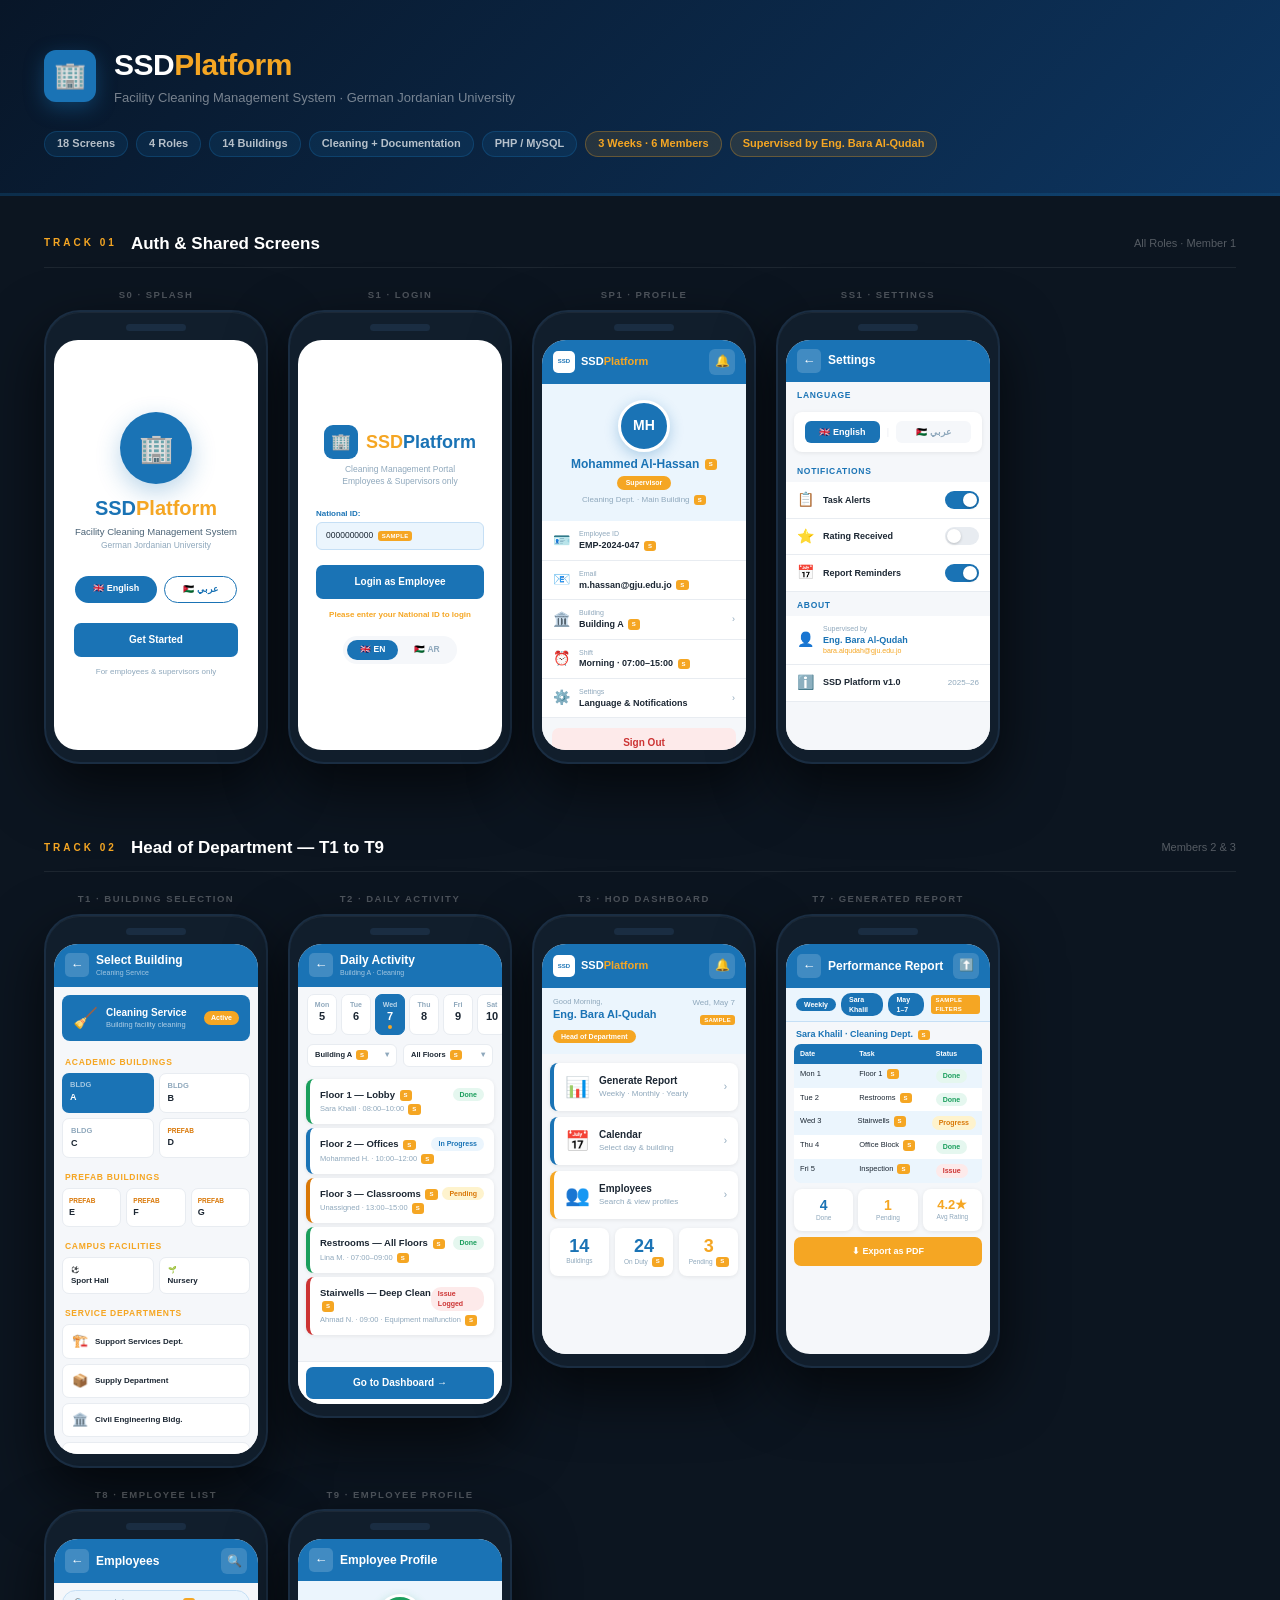
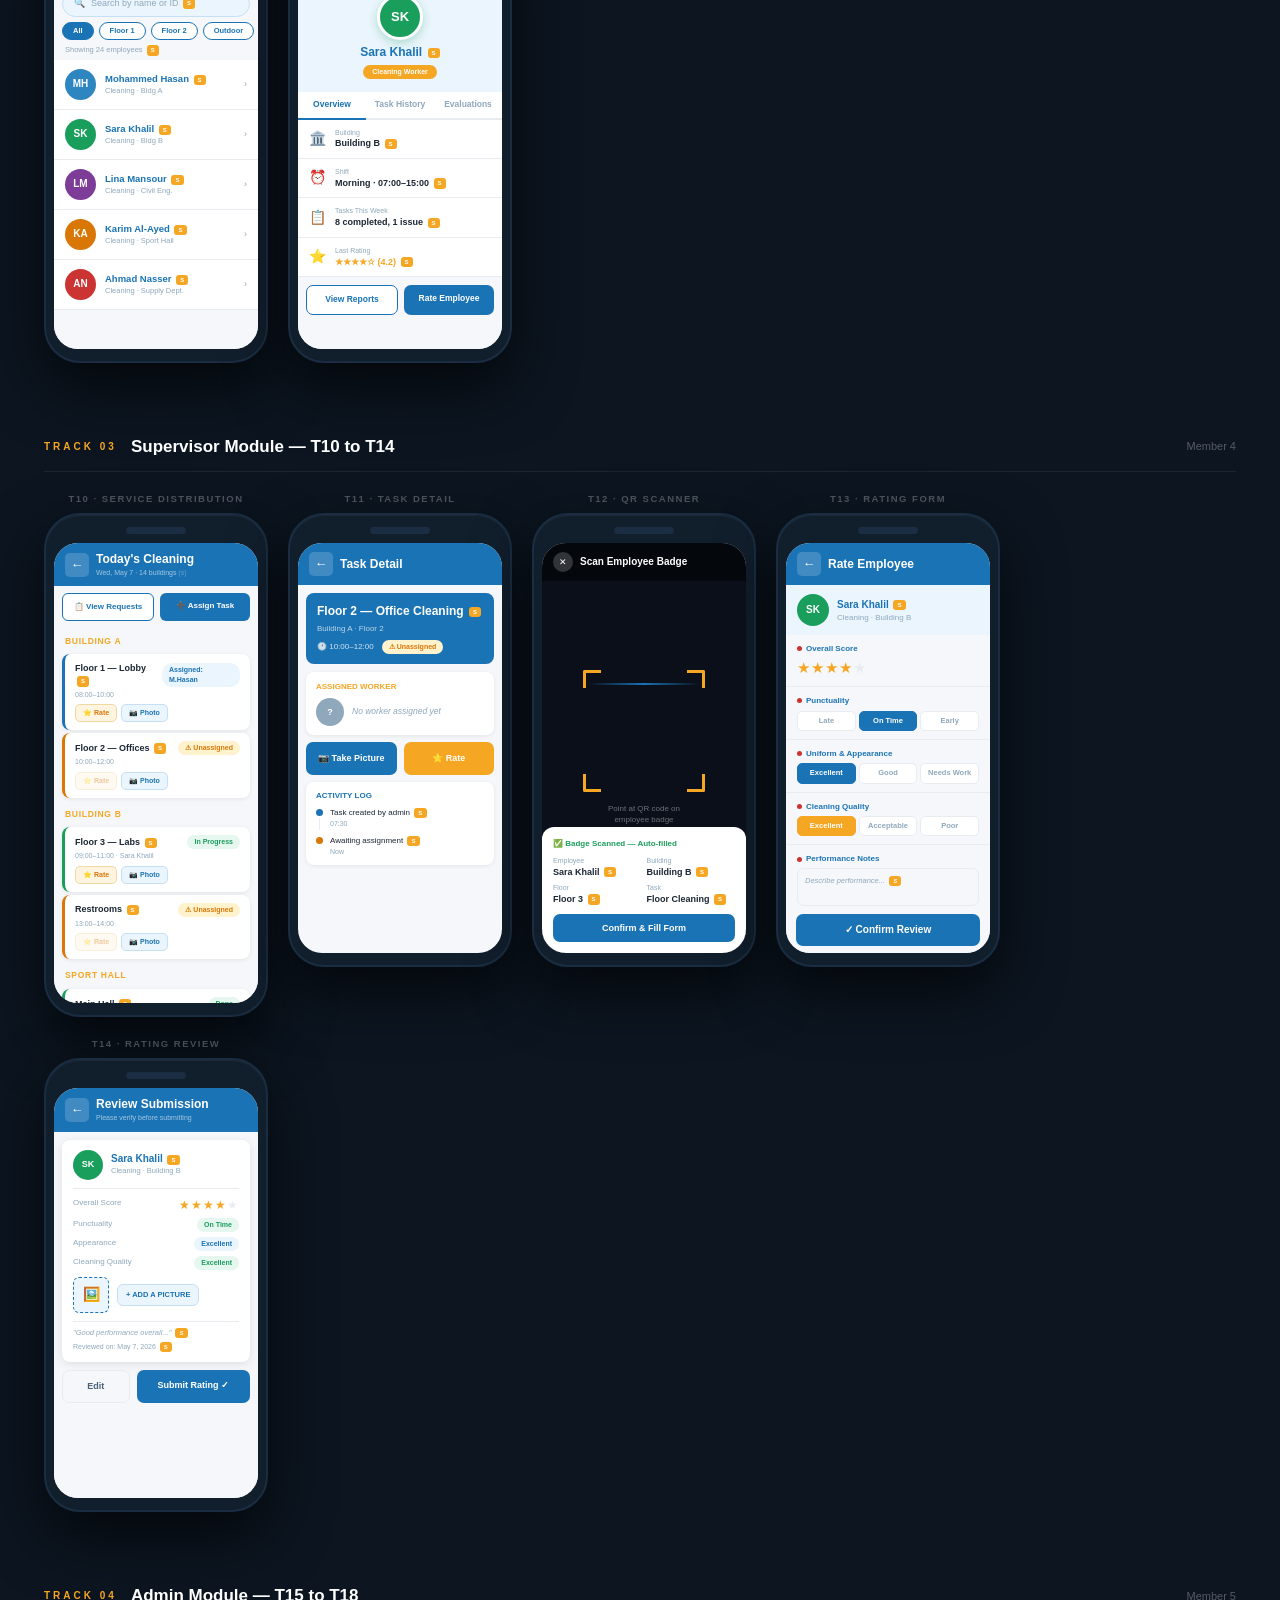
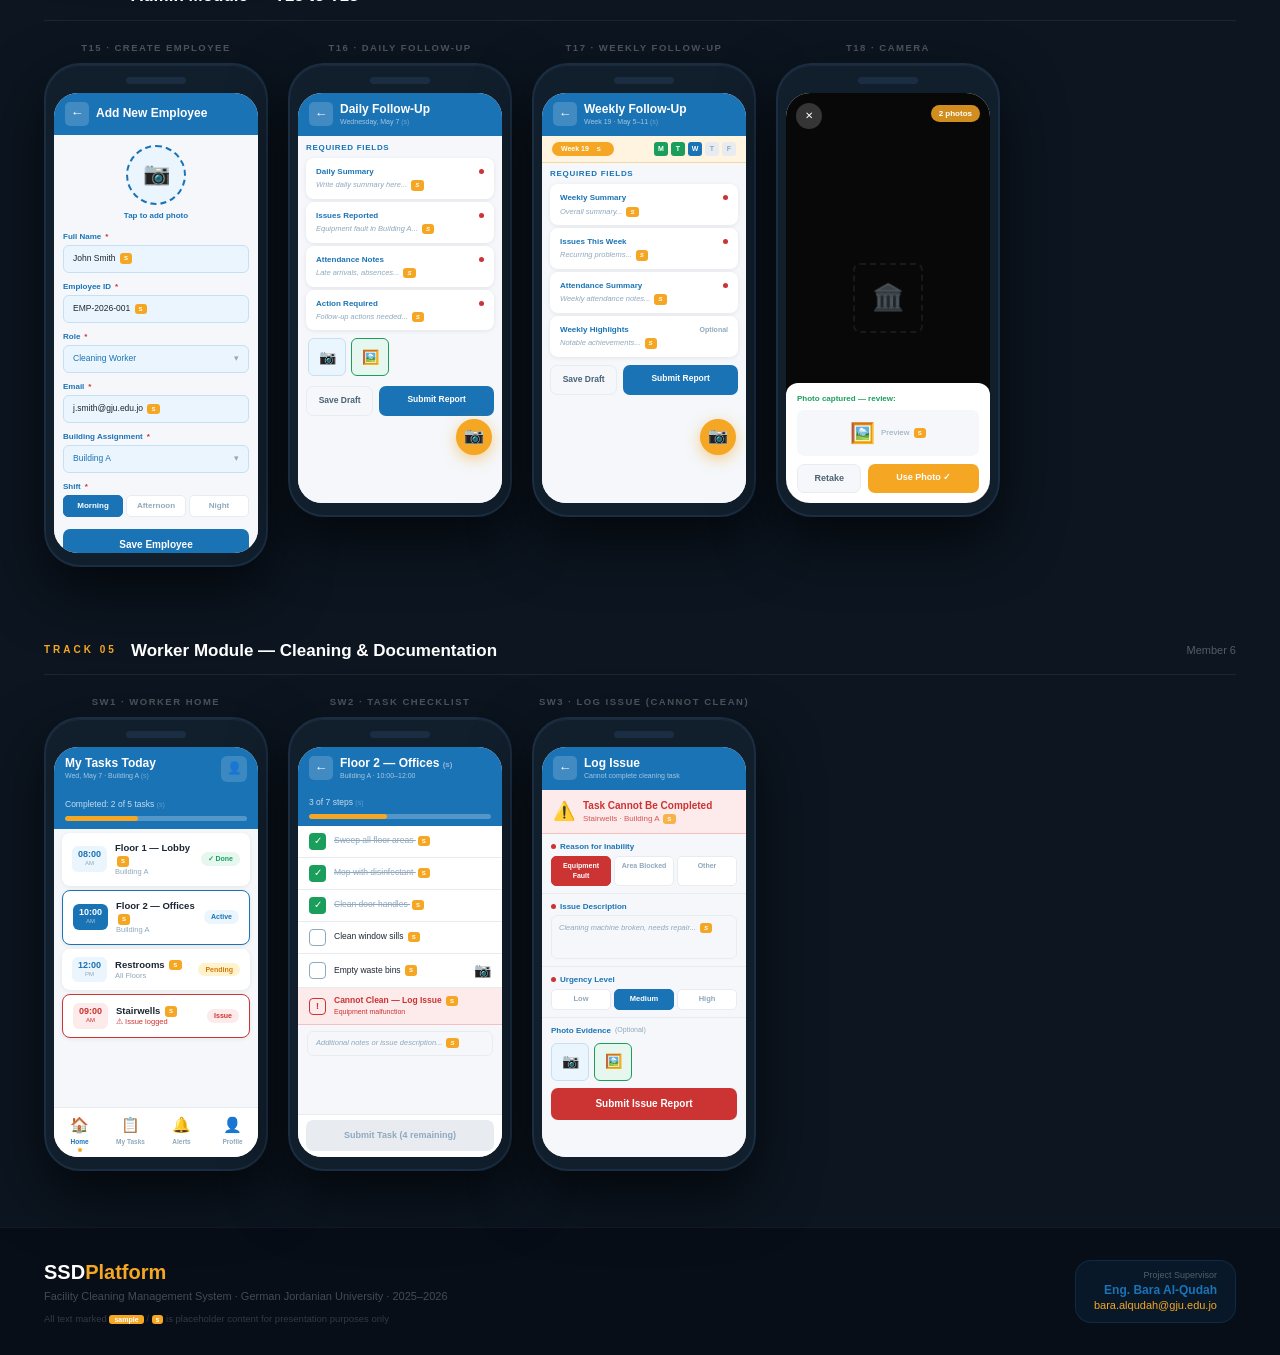
<file: assets/projects/gju-clean-ui.html>
<!DOCTYPE html>
<html lang="en">
<head>
<meta charset="UTF-8">
<meta name="viewport" content="width=device-width, initial-scale=1.0">
<title>SSD Platform — Screen Designs</title>
<style>
/* ─────────────────────────────────────────
   DESIGN TOKENS — exact MyGJU portal colors
   Blue: #1A73B5  Orange: #F5A623
   Font: Arial, system sans-serif (MyGJU match)
───────────────────────────────────────── */
:root {
  --B:   #1A73B5;
  --BD:  #0F5A96;
  --BL:  #EBF5FD;
  --BM:  #C5DFF5;
  --O:   #F5A623;
  --OL:  #FEF4E0;
  --W:   #FFFFFF;
  --F:   #F5F7FA;
  --C:   #E8ECF1;
  --T1:  #1C2733;
  --T2:  #4A6275;
  --T3:  #8FA8BC;
  --OK:  #1A9E5C;
  --OKL: #E5F7EF;
  --WN:  #D97706;
  --WNL: #FEF3CD;
  --ER:  #CC3333;
  --ERL: #FDEAEA;
  --SH:  0 1px 4px rgba(0,0,0,.08);
  --SH2: 0 2px 10px rgba(0,0,0,.10);
  --R:   8px;
}
*,*::before,*::after{box-sizing:border-box;margin:0;padding:0}
body{
  font-family: Arial, Helvetica, sans-serif;
  background:#0C1520;
  color:#ddd;
  line-height:1.4;
}

/* ─── PAGE HEADER ─── */
.ph{
  background:linear-gradient(135deg,#081628 0%,#0D3560 100%);
  padding:44px 44px 36px;
  border-bottom:3px solid rgba(26,115,181,.25);
}
.ph-row{display:flex;align-items:center;gap:18px;margin-bottom:24px}
.ph-icon{
  width:52px;height:52px;
  background:var(--B);border-radius:12px;
  display:flex;align-items:center;justify-content:center;
  font-size:26px;
  box-shadow:0 6px 20px rgba(26,115,181,.4);
  flex-shrink:0;
}
.ph-name{font-size:30px;font-weight:700;color:#fff;letter-spacing:-.5px}
.ph-name b{color:var(--O)}
.ph-sub{font-size:13px;color:rgba(255,255,255,.45);margin-top:3px}
.ph-tags{display:flex;gap:8px;flex-wrap:wrap}
.tag-b{background:rgba(26,115,181,.15);border:1px solid rgba(26,115,181,.3);color:rgba(255,255,255,.7);font-size:11px;font-weight:600;padding:4px 12px;border-radius:14px}
.tag-o{background:rgba(245,166,35,.12);border:1px solid rgba(245,166,35,.3);color:var(--O);font-size:11px;font-weight:600;padding:4px 12px;border-radius:14px}

/* ─── TRACK ─── */
.track{padding:36px 44px 0}
.track-hd{
  display:flex;align-items:center;gap:14px;
  padding-bottom:12px;margin-bottom:20px;
  border-bottom:1px solid rgba(255,255,255,.07);
}
.trk-num{font-size:10px;font-weight:700;letter-spacing:3px;text-transform:uppercase;color:var(--O)}
.trk-ttl{font-size:17px;font-weight:700;color:#fff}
.trk-meta{margin-left:auto;font-size:11px;color:rgba(255,255,255,.3)}

/* ─── PHONES ROW ─── */
.pr{display:flex;gap:20px;flex-wrap:wrap;padding-bottom:36px;align-items:flex-start}

/* ─── PHONE SHELL ─── */
.pw{display:flex;flex-direction:column;gap:8px}
.pw-lbl{font-size:9.5px;font-weight:700;letter-spacing:1.5px;text-transform:uppercase;color:rgba(255,255,255,.28);text-align:center}
.phone{
  width:224px;flex-shrink:0;
  background:#111E2C;
  border-radius:36px;
  padding:12px 8px;
  border:2px solid #1A2D42;
  box-shadow:0 24px 60px rgba(0,0,0,.65),inset 0 1px 0 rgba(255,255,255,.05);
}
.pn{width:60px;height:7px;background:#1A2D42;border-radius:4px;margin:0 auto 9px}
.screen{
  width:100%;height:410px;
  border-radius:24px;overflow:hidden;
  background:var(--F);
  display:flex;flex-direction:column;
  position:relative;
}
.screen.xl{height:510px}
.screen.lg{height:460px}

/* ─── SAMPLE TAG ─── */
.s{
  display:inline-block;
  background:var(--O);color:#fff;
  font-size:6px;font-weight:700;
  padding:1px 4px;border-radius:3px;
  text-transform:uppercase;letter-spacing:.3px;
  vertical-align:middle;margin-left:2px;
}

/* ─── TOOLBAR ─── */
.tb{
  background:var(--B);
  padding:9px 11px;
  display:flex;align-items:center;gap:7px;
  flex-shrink:0;
}
.tb-back{
  width:24px;height:24px;
  background:rgba(255,255,255,.17);
  border-radius:5px;
  display:flex;align-items:center;justify-content:center;
  font-size:13px;color:#fff;font-weight:700;
  flex-shrink:0;
}
.tb-c{flex:1}
.tb-ttl{font-size:12px;font-weight:700;color:#fff;line-height:1.2}
.tb-sub{font-size:7px;color:rgba(255,255,255,.6);margin-top:1px}
.tb-ico{
  width:26px;height:26px;
  background:rgba(255,255,255,.15);
  border-radius:6px;
  display:flex;align-items:center;justify-content:center;
  font-size:12px;flex-shrink:0;
}
.tb-brand{display:flex;align-items:center;gap:6px;flex:1}
.tb-bx{
  width:22px;height:22px;background:#fff;border-radius:5px;
  display:flex;align-items:center;justify-content:center;
  font-size:6px;font-weight:700;color:var(--B);
}
.tb-bn{font-size:11px;font-weight:700;color:#fff}
.tb-bn span{color:var(--O)}

/* ─── BODY SCROLL ─── */
.sb{flex:1;overflow-y:auto;background:var(--F)}
.sb::-webkit-scrollbar{display:none}

/* ─── BOTTOM NAV ─── */
.bnav{
  background:#fff;border-top:1px solid var(--C);
  display:flex;padding:6px 0 5px;
  flex-shrink:0;
}
.bni{flex:1;display:flex;flex-direction:column;align-items:center;gap:2px}
.bni-ico{font-size:15px}
.bni-lbl{font-size:6.5px;font-weight:700;color:var(--T3)}
.bni.on .bni-lbl{color:var(--B)}
.bni-dot{width:4px;height:4px;background:var(--O);border-radius:50%}

/* ─── COMMON ELEMENTS ─── */
.badge{display:inline-block;padding:2px 7px;border-radius:10px;font-size:7px;font-weight:700}
.b-ok {background:var(--OKL);color:var(--OK)}
.b-wn {background:var(--WNL);color:var(--WN)}
.b-er {background:var(--ERL);color:var(--ER)}
.b-bl {background:var(--BL);color:var(--B)}
.seg{display:flex;gap:3px}
.sbt{flex:1;padding:4px 2px;border-radius:5px;font-size:7.5px;font-weight:700;text-align:center;border:1.5px solid var(--C);color:var(--T3);background:#fff}
.sbt.on{background:var(--B);color:#fff;border-color:var(--B)}
.fld{background:var(--BL);border:1.5px solid var(--BM);border-radius:6px;padding:7px 9px;font-size:8.5px;color:var(--T1);width:100%}
.flbl{font-size:8px;font-weight:700;color:var(--B);margin-bottom:3px;display:flex;align-items:center;gap:4px}
.rdot{width:5px;height:5px;background:var(--ER);border-radius:50%;flex-shrink:0}
.sh{padding:8px 11px 4px;font-size:8.5px;font-weight:700;color:var(--B);text-transform:uppercase;letter-spacing:.7px}
.sho{color:var(--O)}
.crow{
  background:#fff;
  display:flex;align-items:center;gap:9px;
  padding:9px 11px;border-bottom:1px solid var(--C);
}
.av{border-radius:50%;display:flex;align-items:center;justify-content:center;font-weight:700;color:#fff;flex-shrink:0}
.ir{background:#fff;display:flex;align-items:center;gap:9px;padding:8px 11px;border-bottom:1px solid var(--C)}
.ir-ico{font-size:14px;flex-shrink:0}
.ir-lbl{font-size:7px;color:var(--T3)}
.ir-val{font-size:9px;font-weight:700;color:var(--T1)}
.ir-arr{margin-left:auto;font-size:9px;color:var(--T3)}
.stat{flex:1;background:#fff;border-radius:var(--R);padding:9px 6px;text-align:center;box-shadow:var(--SH)}
.stat-n{font-size:18px;font-weight:700;color:var(--B);line-height:1}
.stat-l{font-size:6.5px;color:var(--T3);margin-top:2px;line-height:1.3}
.tog{width:34px;height:18px;background:var(--B);border-radius:9px;position:relative;flex-shrink:0}
.tog-t{position:absolute;top:2px;right:2px;width:14px;height:14px;background:#fff;border-radius:50%;box-shadow:0 1px 3px rgba(0,0,0,.2)}
.tog.off{background:var(--C)}
.tog.off .tog-t{right:auto;left:2px}
.dc{flex-shrink:0;width:30px;padding:5px 0;border-radius:7px;text-align:center;background:#fff;border:1.5px solid var(--C)}
.dc.on{background:var(--B);border-color:var(--B)}
.dc-d{font-size:7px;font-weight:700;color:var(--T3)}
.dc.on .dc-d{color:rgba(255,255,255,.7)}
.dc-n{font-size:11px;font-weight:700;color:var(--T1);line-height:1.2}
.dc.on .dc-n{color:#fff}
.dc-dot{width:4px;height:4px;border-radius:50%;background:var(--O);margin:2px auto 0}
.pt{background:rgba(255,255,255,.25);border-radius:3px;height:5px;overflow:hidden}
.pf{background:var(--O);height:100%;border-radius:3px}
.fab{position:absolute;bottom:48px;right:10px;width:36px;height:36px;background:var(--O);border-radius:50%;display:flex;align-items:center;justify-content:center;font-size:16px;box-shadow:0 4px 14px rgba(245,166,35,.5);z-index:5}
.greet{background:var(--BL);padding:9px 11px;display:flex;align-items:flex-start;justify-content:space-between}
.g-sub{font-size:7.5px;color:var(--T3)}
.g-name{font-size:11px;font-weight:700;color:var(--B)}
.g-role{display:inline-block;background:var(--O);color:#fff;font-size:7px;font-weight:700;padding:2px 8px;border-radius:10px;margin-top:3px}
.tstrip{background:var(--BL);padding:5px 10px;display:flex;gap:5px;align-items:center;border-bottom:1px solid var(--BM)}
.ttag{background:var(--B);color:#fff;font-size:7px;font-weight:700;padding:2px 8px;border-radius:10px}
.steps{display:flex;align-items:center;justify-content:center;gap:0;padding:10px 12px 6px}
.sc2{width:22px;height:22px;border-radius:50%;display:flex;align-items:center;justify-content:center;font-size:8px;font-weight:700}
.sc2.dn{background:var(--B);color:#fff}
.sc2.cu{background:var(--O);color:#fff}
.sc2.td{background:var(--C);color:var(--T3)}
.sl{width:22px;height:2px}
.sl.dn{background:var(--B)}
.sl.td{background:var(--C)}
.stars{font-size:15px;color:var(--O);letter-spacing:1px}
.stars .e{color:var(--C)}
.lc{background:#fff;margin:6px 8px;border-radius:var(--R);padding:9px 11px;display:flex;align-items:center;gap:7px;box-shadow:var(--SH)}
.lo{flex:1;padding:5px 0;border-radius:6px;text-align:center;font-size:9px;font-weight:700;display:flex;align-items:center;justify-content:center;gap:5px}
.lo.on{background:var(--B);color:#fff}
.lo.off{background:var(--F);color:var(--T3)}
.scan-bg{background:#0a0f1a;flex:1;display:flex;flex-direction:column;align-items:center;justify-content:center;position:relative}
.scan-top{position:absolute;top:0;left:0;right:0;background:rgba(0,0,0,.55);padding:9px 11px;display:flex;align-items:center;gap:7px}
.scan-x{width:20px;height:20px;border-radius:50%;background:rgba(255,255,255,.18);display:flex;align-items:center;justify-content:center;font-size:9px;color:#fff}
.scan-ttl{font-size:10px;font-weight:700;color:#fff}
.sf{width:120px;height:120px;position:relative}
.sc3{position:absolute;width:18px;height:18px;border-style:solid;border-color:var(--O)}
.c-tl{top:-1px;left:-1px;border-width:3px 0 0 3px;border-radius:2px 0 0 0}
.c-tr{top:-1px;right:-1px;border-width:3px 3px 0 0;border-radius:0 2px 0 0}
.c-bl{bottom:-1px;left:-1px;border-width:0 0 3px 3px;border-radius:0 0 0 2px}
.c-br{bottom:-1px;right:-1px;border-width:0 3px 3px 0;border-radius:0 0 2px 0}
.sline{position:absolute;left:4px;right:4px;height:2px;background:linear-gradient(90deg,transparent,var(--B),transparent);animation:sl 1.8s ease-in-out infinite alternate;top:10%}
@keyframes sl{from{top:8%}to{top:88%}}
.scan-hint{color:rgba(255,255,255,.4);font-size:8px;margin-top:12px;text-align:center}
.sr{position:absolute;bottom:0;left:0;right:0;background:#fff;border-radius:12px 12px 0 0;padding:11px}
.sr-ok{font-size:8px;font-weight:700;color:var(--OK);margin-bottom:7px}
.sr-g{display:grid;grid-template-columns:1fr 1fr;gap:5px;margin-bottom:8px}
.sr-lbl{font-size:7px;color:var(--T3)}
.sr-val{font-size:9px;font-weight:700;color:var(--T1)}
.cam{background:#080808;flex:1;display:flex;flex-direction:column;align-items:center;justify-content:flex-end;position:relative}
.cam-x{position:absolute;top:10px;left:10px;width:26px;height:26px;border-radius:50%;background:rgba(255,255,255,.18);display:flex;align-items:center;justify-content:center;font-size:10px;color:#fff}
.cam-row{width:100%;background:rgba(0,0,0,.65);padding:10px 14px;display:flex;align-items:center;justify-content:space-between}
.cam-th{width:34px;height:34px;border-radius:6px;background:rgba(255,255,255,.15);border:2px solid rgba(255,255,255,.3);display:flex;align-items:center;justify-content:center;font-size:14px}
.cam-btn{width:50px;height:50px;border-radius:50%;border:3px solid #fff;display:flex;align-items:center;justify-content:center}
.cam-in{width:38px;height:38px;border-radius:50%;background:#fff}
.cam-fl{width:34px;height:34px;border-radius:50%;background:rgba(255,255,255,.15);display:flex;align-items:center;justify-content:center;font-size:15px}
.pstrip{display:flex;gap:5px;padding:5px 10px 6px;overflow-x:auto}
.pstrip::-webkit-scrollbar{display:none}
.pthumb{width:38px;height:38px;border-radius:6px;flex-shrink:0;background:var(--BL);border:1.5px solid var(--BM);display:flex;align-items:center;justify-content:center;font-size:14px}
.rth{background:var(--B);display:grid;grid-template-columns:1.7fr 2.2fr 1.5fr}
.rhd{padding:5px 6px;font-size:7px;font-weight:700;color:#fff}
.rtr{display:grid;grid-template-columns:1.7fr 2.2fr 1.5fr;background:#fff}
.rtr:nth-child(even){background:var(--BL)}
.rd{padding:5px 6px;font-size:7.5px;color:var(--T1)}

/* ─── T10 ACTION BUTTONS ─── */
.task-actions{display:flex;gap:4px;margin-top:5px}
.ta-btn{display:flex;align-items:center;gap:3px;padding:3px 7px;border-radius:5px;font-size:7px;font-weight:700;cursor:pointer;flex-shrink:0}
.ta-rate{background:var(--OL);color:var(--WN);border:1px solid #f0d8a0}
.ta-pic{background:var(--BL);color:var(--B);border:1px solid var(--BM)}

/* ─── FOOTER ─── */
.pfoot{
  background:#070E18;border-top:1px solid rgba(255,255,255,.05);
  padding:30px 44px;
  display:flex;align-items:center;justify-content:space-between;
  flex-wrap:wrap;gap:14px;
  margin-top:20px;
}
.ft-brand{font-size:20px;font-weight:700;color:#fff}
.ft-brand b{color:var(--O)}
.ft-meta{font-size:11px;color:rgba(255,255,255,.25);margin-top:3px}
.ft-sup{background:rgba(26,115,181,.1);border:1px solid rgba(26,115,181,.2);padding:8px 18px;border-radius:16px;text-align:right}
.ft-sl{font-size:9px;color:rgba(255,255,255,.3)}
.ft-sn{font-size:12px;font-weight:700;color:var(--B)}
.ft-se{font-size:11px;color:var(--O)}
.ft-note{width:100%;text-align:center;font-size:10px;color:rgba(255,255,255,.15)}
</style>
</head>
<body>

<!-- ══════════ PAGE HEADER ══════════ -->
<div class="ph">
  <div class="ph-row">
    <div class="ph-icon">🏢</div>
    <div>
      <div class="ph-name">SSD<b>Platform</b></div>
      <div class="ph-sub">Facility Cleaning Management System · German Jordanian University</div>
    </div>
  </div>
  <div class="ph-tags">
    <div class="tag-b">18 Screens</div>
    <div class="tag-b">4 Roles</div>
    <div class="tag-b">14 Buildings</div>
    <div class="tag-b">Cleaning + Documentation</div>
    <div class="tag-b">PHP / MySQL</div>
    <div class="tag-o">3 Weeks · 6 Members</div>
    <div class="tag-o">Supervised by Eng. Bara Al-Qudah</div>
  </div>
</div>

<!-- ══════════════════════════════════════
     TRACK 1 · AUTH & SHARED
══════════════════════════════════════ -->
<div class="track">
  <div class="track-hd">
    <div class="trk-num">Track 01</div>
    <div class="trk-ttl">Auth & Shared Screens</div>
    <div class="trk-meta">All Roles · Member 1</div>
  </div>
  <div class="pr">

    <!-- S0: SPLASH -->
    <div class="pw">
      <div class="pw-lbl">S0 · Splash</div>
      <div class="phone"><div class="pn"></div>
        <div class="screen" style="background:#fff;align-items:center;justify-content:center;gap:0;padding:26px 20px">
          <div style="width:72px;height:72px;background:var(--B);border-radius:50%;display:flex;align-items:center;justify-content:center;box-shadow:0 8px 24px rgba(26,115,181,.3);margin-bottom:10px">
            <span style="font-size:28px">🏢</span>
          </div>
          <div style="font-size:20px;font-weight:700;color:var(--B)">SSD<span style="color:var(--O)">Platform</span></div>
          <div style="font-size:9.5px;color:var(--T2);margin-top:3px;text-align:center">Facility Cleaning Management System</div>
          <div style="font-size:8.5px;color:var(--T3);text-align:center;margin-top:2px">German Jordanian University</div>
          <div style="display:flex;gap:7px;margin-top:24px">
            <div style="padding:6px 18px;border-radius:20px;font-size:9px;font-weight:700;background:var(--B);color:#fff">🇬🇧 English</div>
            <div style="padding:6px 18px;border-radius:20px;font-size:9px;font-weight:700;background:#fff;color:var(--B);border:1.5px solid var(--B)">🇯🇴 عربي</div>
          </div>
          <div style="width:100%;background:var(--B);color:#fff;font-weight:700;font-size:10px;padding:10px;border-radius:7px;text-align:center;margin-top:20px">Get Started</div>
          <div style="font-size:8px;color:var(--T3);margin-top:9px;text-align:center">For employees & supervisors only</div>
        </div>
      </div>
    </div>

    <!-- S1: LOGIN -->
  <!-- S1: LOGIN -->
    <div class="pw">
      <div class="pw-lbl">S1 · Login</div>
      <div class="phone"><div class="pn"></div>
        <div class="screen" style="background:#fff;display:flex;flex-direction:column;align-items:center;justify-content:center;padding:20px 18px">
          <div style="display:flex;align-items:center;gap:8px;margin-bottom:5px">
            <div style="width:34px;height:34px;background:var(--B);border-radius:9px;display:flex;align-items:center;justify-content:center">
              <span style="font-size:16px">🏢</span>
            </div>
            <div style="font-size:18px;font-weight:700"><span style="color:var(--O)">SSD</span><span style="color:var(--B)">Platform</span></div>
          </div>
          <div style="font-size:8.5px;color:var(--T3);text-align:center;margin-bottom:20px">Cleaning Management Portal<br>Employees &amp; Supervisors only</div>
          
          <!-- حقل إدخال الرقم الوطني -->
          <div style="width:100%;margin-bottom:15px">
            <div class="flbl">National ID:</div>
            <div class="fld">0000000000 <span class="s">sample</span></div>
          </div>
          <!-- تم إزالة أي أثر لكلمة المرور -->

          <div style="width:100%;background:var(--B);color:#fff;font-weight:700;font-size:10px;padding:10px;border-radius:7px;text-align:center">Login as Employee</div>
          
          <div style="font-size:8px;color:var(--O);font-weight:700;text-align:center;margin-top:10px">Please enter your National ID to login</div>
          
          <div style="margin-top:16px;display:flex;background:var(--F);border-radius:16px;padding:4px;gap:3px">
            <div style="padding:4px 13px;border-radius:12px;background:var(--B);color:#fff;font-size:8.5px;font-weight:700">🇬🇧 EN</div>
            <div style="padding:4px 13px;border-radius:12px;color:var(--T3);font-size:8.5px;font-weight:700">🇯🇴 AR</div>
          </div>
        </div>
      </div>
    </div>
    <!-- PROFILE -->
    <div class="pw">
      <div class="pw-lbl">SP1 · Profile</div>
      <div class="phone"><div class="pn"></div>
        <div class="screen">
          <div class="tb"><div class="tb-brand"><div class="tb-bx">SSD</div><div class="tb-bn">SSD<span>Platform</span></div></div><div class="tb-ico">🔔</div></div>
          <div style="background:var(--BL);padding:16px 12px;display:flex;flex-direction:column;align-items:center;gap:4px">
            <div class="av" style="width:52px;height:52px;background:var(--B);font-size:14px;border:3px solid #fff;box-shadow:0 4px 14px rgba(26,115,181,.3)">MH</div>
            <div style="font-size:12px;font-weight:700;color:var(--B)">Mohammed Al-Hassan <span class="s">s</span></div>
            <div style="background:var(--O);color:#fff;font-size:7px;font-weight:700;padding:2px 9px;border-radius:10px">Supervisor</div>
            <div style="font-size:8px;color:var(--T3)">Cleaning Dept. · Main Building <span class="s">s</span></div>
          </div>
          <div class="sb">
            <div class="ir"><div class="ir-ico">🪪</div><div><div class="ir-lbl">Employee ID</div><div class="ir-val">EMP-2024-047 <span class="s">s</span></div></div></div>
            <div class="ir"><div class="ir-ico">📧</div><div><div class="ir-lbl">Email</div><div class="ir-val">m.hassan@gju.edu.jo <span class="s">s</span></div></div></div>
            <div class="ir"><div class="ir-ico">🏛️</div><div><div class="ir-lbl">Building</div><div class="ir-val">Building A <span class="s">s</span></div></div><div class="ir-arr">›</div></div>
            <div class="ir"><div class="ir-ico">⏰</div><div><div class="ir-lbl">Shift</div><div class="ir-val">Morning · 07:00–15:00 <span class="s">s</span></div></div></div>
            <div class="ir"><div class="ir-ico">⚙️</div><div><div class="ir-lbl">Settings</div><div class="ir-val">Language &amp; Notifications</div></div><div class="ir-arr">›</div></div>
            <div style="padding:10px"><div style="background:var(--ERL);color:var(--ER);font-weight:700;font-size:10px;padding:8px;border-radius:7px;text-align:center">Sign Out</div></div>
          </div>
        </div>
      </div>
    </div>

    <!-- SETTINGS -->
    <div class="pw">
      <div class="pw-lbl">SS1 · Settings</div>
      <div class="phone"><div class="pn"></div>
        <div class="screen">
          <div class="tb"><div class="tb-back">←</div><div class="tb-c"><div class="tb-ttl">Settings</div></div></div>
          <div class="sb" style="background:var(--F)">
            <div class="sh">Language</div>
            <div class="lc">
              <div class="lo on">🇬🇧 English</div>
              <div style="font-size:9px;color:var(--C)">|</div>
              <div class="lo off">🇯🇴 عربي</div>
            </div>
            <div class="sh">Notifications</div>
            <div class="ir" style="background:#fff"><div class="ir-ico">📋</div><div class="ir-val" style="flex:1">Task Alerts</div><div class="tog"><div class="tog-t"></div></div></div>
            <div class="ir" style="background:#fff"><div class="ir-ico">⭐</div><div class="ir-val" style="flex:1">Rating Received</div><div class="tog off"><div class="tog-t"></div></div></div>
            <div class="ir" style="background:#fff"><div class="ir-ico">📅</div><div class="ir-val" style="flex:1">Report Reminders</div><div class="tog"><div class="tog-t"></div></div></div>
            <div class="sh">About</div>
            <div class="ir" style="background:#fff"><div class="ir-ico">👤</div><div><div class="ir-lbl">Supervised by</div><div class="ir-val" style="color:var(--B)">Eng. Bara Al-Qudah</div><div style="font-size:7px;color:var(--O)">bara.alqudah@gju.edu.jo</div></div></div>
            <div class="ir" style="background:#fff"><div class="ir-ico">ℹ️</div><div class="ir-val" style="flex:1">SSD Platform v1.0</div><div style="font-size:8px;color:var(--T3)">2025–26</div></div>
          </div>
        </div>
      </div>
    </div>

  </div>
</div>


<!-- ══════════════════════════════════════
     TRACK 2 · HEAD OF DEPARTMENT T1–T9
══════════════════════════════════════ -->
<div class="track">
  <div class="track-hd">
    <div class="trk-num">Track 02</div>
    <div class="trk-ttl">Head of Department — T1 to T9</div>
    <div class="trk-meta">Members 2 &amp; 3</div>
  </div>
  <div class="pr">

    <!-- T1: BUILDING SELECTION — updated names -->
    <div class="pw">
      <div class="pw-lbl">T1 · Building Selection</div>
      <div class="phone"><div class="pn"></div>
        <div class="screen xl">
          <div class="tb"><div class="tb-back">←</div><div class="tb-c"><div class="tb-ttl">Select Building</div><div class="tb-sub">Cleaning Service</div></div></div>
          <div style="background:var(--B);margin:8px;border-radius:var(--R);padding:9px 11px;display:flex;align-items:center;gap:8px">
            <span style="font-size:20px">🧹</span>
            <div><div style="font-size:10px;font-weight:700;color:#fff">Cleaning Service</div><div style="font-size:7.5px;color:rgba(255,255,255,.65)">Building facility cleaning</div></div>
            <div style="margin-left:auto;background:var(--O);color:#fff;font-size:7px;font-weight:700;padding:2px 7px;border-radius:8px">Active</div>
          </div>
          <div class="sb">
            <!-- Main Academic Buildings -->
            <div class="sh sho">Academic Buildings</div>
            <div style="display:grid;grid-template-columns:1fr 1fr;gap:5px;padding:0 8px 6px">
              <div style="background:var(--B);border-radius:7px;padding:7px 8px"><div style="font-size:7.5px;color:rgba(255,255,255,.6);font-weight:700">BLDG</div><div style="font-size:9px;font-weight:700;color:#fff;margin-top:1px">A</div></div>
              <div style="background:#fff;border:1.5px solid var(--C);border-radius:7px;padding:7px 8px"><div style="font-size:7.5px;color:var(--T3);font-weight:700">BLDG</div><div style="font-size:9px;font-weight:700;color:var(--T1);margin-top:1px">B</div></div>
              <div style="background:#fff;border:1.5px solid var(--C);border-radius:7px;padding:7px 8px"><div style="font-size:7.5px;color:var(--T3);font-weight:700">BLDG</div><div style="font-size:9px;font-weight:700;color:var(--T1);margin-top:1px">C</div></div>
              <div style="background:#fff;border:1.5px solid var(--C);border-radius:7px;padding:7px 8px"><div style="font-size:6.5px;color:var(--WN);font-weight:700">PREFAB</div><div style="font-size:9px;font-weight:700;color:var(--T1);margin-top:1px">D</div></div>
            </div>
            <!-- Prefab -->
            <div class="sh sho">Prefab Buildings</div>
            <div style="display:grid;grid-template-columns:1fr 1fr 1fr;gap:5px;padding:0 8px 6px">
              <div style="background:#fff;border:1.5px solid var(--C);border-radius:7px;padding:7px 6px"><div style="font-size:6.5px;color:var(--WN);font-weight:700">PREFAB</div><div style="font-size:9px;font-weight:700;color:var(--T1);margin-top:1px">E</div></div>
              <div style="background:#fff;border:1.5px solid var(--C);border-radius:7px;padding:7px 6px"><div style="font-size:6.5px;color:var(--WN);font-weight:700">PREFAB</div><div style="font-size:9px;font-weight:700;color:var(--T1);margin-top:1px">F</div></div>
              <div style="background:#fff;border:1.5px solid var(--C);border-radius:7px;padding:7px 6px"><div style="font-size:6.5px;color:var(--WN);font-weight:700">PREFAB</div><div style="font-size:9px;font-weight:700;color:var(--T1);margin-top:1px">G</div></div>
            </div>
            <!-- Facilities -->
            <div class="sh sho">Campus Facilities</div>
            <div style="display:grid;grid-template-columns:1fr 1fr;gap:5px;padding:0 8px 6px">
              <div style="background:#fff;border:1.5px solid var(--C);border-radius:7px;padding:7px 8px"><div style="font-size:7px;color:var(--T3)">⚽</div><div style="font-size:8px;font-weight:700;color:var(--T1);margin-top:1px">Sport Hall</div></div>
              <div style="background:#fff;border:1.5px solid var(--C);border-radius:7px;padding:7px 8px"><div style="font-size:7px;color:var(--T3)">🌱</div><div style="font-size:8px;font-weight:700;color:var(--T1);margin-top:1px">Nursery</div></div>
            </div>
            <!-- Departments -->
            <div class="sh sho">Service Departments</div>
            <div style="display:grid;grid-template-columns:1fr;gap:5px;padding:0 8px 6px">
              <div style="background:#fff;border:1.5px solid var(--C);border-radius:7px;padding:7px 9px;display:flex;align-items:center;gap:7px"><div style="font-size:13px">🏗️</div><div style="font-size:8px;font-weight:700;color:var(--T1)">Support Services Dept.</div></div>
              <div style="background:#fff;border:1.5px solid var(--C);border-radius:7px;padding:7px 9px;display:flex;align-items:center;gap:7px"><div style="font-size:13px">📦</div><div style="font-size:8px;font-weight:700;color:var(--T1)">Supply Department</div></div>
              <div style="background:#fff;border:1.5px solid var(--C);border-radius:7px;padding:7px 9px;display:flex;align-items:center;gap:7px"><div style="font-size:13px">🏛️</div><div style="font-size:8px;font-weight:700;color:var(--T1)">Civil Engineering Bldg.</div></div>
              <div style="background:#fff;border:1.5px solid var(--C);border-radius:7px;padding:7px 9px;display:flex;align-items:center;gap:7px"><div style="font-size:13px">🚌</div><div style="font-size:8px;font-weight:700;color:var(--T1)">Transportation Division</div></div>
              <div style="background:#fff;border:1.5px solid var(--C);border-radius:7px;padding:7px 9px;display:flex;align-items:center;gap:7px"><div style="font-size:13px">💧</div><div style="font-size:8px;font-weight:700;color:var(--T1)">Water Tank Building</div></div>
            </div>
            <div style="padding:0 8px 10px"><div style="background:var(--B);color:#fff;font-weight:700;font-size:10px;padding:9px;border-radius:7px;text-align:center">View Daily Activity →</div></div>
          </div>
        </div>
      </div>
    </div>

    <!-- T2: DAILY ACTIVITY -->
    <div class="pw">
      <div class="pw-lbl">T2 · Daily Activity</div>
      <div class="phone"><div class="pn"></div>
        <div class="screen lg">
          <div class="tb"><div class="tb-back">←</div><div class="tb-c"><div class="tb-ttl">Daily Activity</div><div class="tb-sub">Building A · Cleaning</div></div></div>
          <div style="display:flex;gap:4px;padding:7px 9px 5px;overflow-x:auto">
            <div class="dc"><div class="dc-d">Mon</div><div class="dc-n">5</div></div>
            <div class="dc"><div class="dc-d">Tue</div><div class="dc-n">6</div></div>
            <div class="dc on"><div class="dc-d">Wed</div><div class="dc-n">7</div><div class="dc-dot"></div></div>
            <div class="dc"><div class="dc-d">Thu</div><div class="dc-n">8</div></div>
            <div class="dc"><div class="dc-d">Fri</div><div class="dc-n">9</div></div>
            <div class="dc"><div class="dc-d">Sat</div><div class="dc-n">10</div></div>
            <div class="dc"><div class="dc-d">Sun</div><div class="dc-n">11</div></div>
          </div>
          <!-- NEW: Dropdowns for Filtering -->
          <div style="display:flex;gap:6px;padding:4px 9px 8px;">
            <div style="flex:1;background:#fff;border:1px solid var(--C);border-radius:6px;padding:5px 7px;font-size:7.5px;font-weight:700;color:var(--T1);display:flex;justify-content:space-between;align-items:center;">
              <span>Building A <span class="s">s</span></span><span style="color:var(--T3)">▾</span>
            </div>
            <div style="flex:1;background:#fff;border:1px solid var(--C);border-radius:6px;padding:5px 7px;font-size:7.5px;font-weight:700;color:var(--T1);display:flex;justify-content:space-between;align-items:center;">
              <span>All Floors <span class="s">s</span></span><span style="color:var(--T3)">▾</span>
            </div>
          </div>
          <div class="sb">
            <div style="background:#fff;margin:4px 8px;border-radius:var(--R);padding:9px 10px;box-shadow:var(--SH);border-left:4px solid var(--OK)">
              <div style="display:flex;align-items:center;justify-content:space-between;margin-bottom:3px"><div style="font-size:9.5px;font-weight:700;color:var(--T1)">Floor 1 — Lobby <span class="s">s</span></div><span class="badge b-ok">Done</span></div>
              <div style="font-size:7.5px;color:var(--T3)">Sara Khalil · 08:00–10:00 <span class="s">s</span></div>
            </div>
            <div style="background:#fff;margin:4px 8px;border-radius:var(--R);padding:9px 10px;box-shadow:var(--SH);border-left:4px solid var(--B)">
              <div style="display:flex;align-items:center;justify-content:space-between;margin-bottom:3px"><div style="font-size:9.5px;font-weight:700;color:var(--T1)">Floor 2 — Offices <span class="s">s</span></div><span class="badge b-bl">In Progress</span></div>
              <div style="font-size:7.5px;color:var(--T3)">Mohammed H. · 10:00–12:00 <span class="s">s</span></div>
            </div>
            <div style="background:#fff;margin:4px 8px;border-radius:var(--R);padding:9px 10px;box-shadow:var(--SH);border-left:4px solid var(--WN)">
              <div style="display:flex;align-items:center;justify-content:space-between;margin-bottom:3px"><div style="font-size:9.5px;font-weight:700;color:var(--T1)">Floor 3 — Classrooms <span class="s">s</span></div><span class="badge b-wn">Pending</span></div>
              <div style="font-size:7.5px;color:var(--T3)">Unassigned · 13:00–15:00 <span class="s">s</span></div>
            </div>
            <div style="background:#fff;margin:4px 8px;border-radius:var(--R);padding:9px 10px;box-shadow:var(--SH);border-left:4px solid var(--OK)">
              <div style="display:flex;align-items:center;justify-content:space-between;margin-bottom:3px"><div style="font-size:9.5px;font-weight:700;color:var(--T1)">Restrooms — All Floors <span class="s">s</span></div><span class="badge b-ok">Done</span></div>
              <div style="font-size:7.5px;color:var(--T3)">Lina M. · 07:00–09:00 <span class="s">s</span></div>
            </div>
            <div style="background:#fff;margin:4px 8px;border-radius:var(--R);padding:9px 10px;box-shadow:var(--SH);border-left:4px solid var(--ER)">
              <div style="display:flex;align-items:center;justify-content:space-between;margin-bottom:3px"><div style="font-size:9.5px;font-weight:700;color:var(--T1)">Stairwells — Deep Clean <span class="s">s</span></div><span class="badge b-er">Issue Logged</span></div>
              <div style="font-size:7.5px;color:var(--T3)">Ahmad N. · 09:00 · Equipment malfunction <span class="s">s</span></div>
            </div>
          </div>
          <div style="padding:5px 8px;background:#fff;border-top:1px solid var(--C)">
            <div style="background:var(--B);color:#fff;font-weight:700;font-size:10px;padding:9px;border-radius:7px;text-align:center">Go to Dashboard →</div>
          </div>
        </div>
      </div>
    </div>

    <!-- T3: HOD DASHBOARD -->
    <div class="pw">
      <div class="pw-lbl">T3 · HoD Dashboard</div>
      <div class="phone"><div class="pn"></div>
        <div class="screen">
          <div class="tb"><div class="tb-brand"><div class="tb-bx">SSD</div><div class="tb-bn">SSD<span>Platform</span></div></div><div class="tb-ico">🔔</div></div>
          <div class="greet">
            <div><div class="g-sub">Good Morning,</div><div class="g-name">Eng. Bara Al-Qudah</div><div class="g-role">Head of Department</div></div>
            <div style="text-align:right"><div style="font-size:8px;color:var(--T3)">Wed, May 7</div><div class="s">sample</div></div>
          </div>
          <div class="sb">
            <div style="padding:9px 8px;display:flex;flex-direction:column;gap:6px">
              <div style="background:#fff;border-radius:var(--R);padding:10px 11px;display:flex;align-items:center;gap:9px;border-left:4px solid var(--B);box-shadow:var(--SH)">
                <span style="font-size:20px">📊</span><div style="flex:1"><div style="font-size:10px;font-weight:700;color:var(--T1)">Generate Report</div><div style="font-size:8px;color:var(--T3)">Weekly · Monthly · Yearly</div></div><div style="font-size:10px;color:var(--T3)">›</div>
              </div>
              <div style="background:#fff;border-radius:var(--R);padding:10px 11px;display:flex;align-items:center;gap:9px;border-left:4px solid var(--B);box-shadow:var(--SH)">
                <span style="font-size:20px">📅</span><div style="flex:1"><div style="font-size:10px;font-weight:700;color:var(--T1)">Calendar</div><div style="font-size:8px;color:var(--T3)">Select day &amp; building</div></div><div style="font-size:10px;color:var(--T3)">›</div>
              </div>
              <div style="background:#fff;border-radius:var(--R);padding:10px 11px;display:flex;align-items:center;gap:9px;border-left:4px solid var(--O);box-shadow:var(--SH)">
                <span style="font-size:20px">👥</span><div style="flex:1"><div style="font-size:10px;font-weight:700;color:var(--T1)">Employees</div><div style="font-size:8px;color:var(--T3)">Search &amp; view profiles</div></div><div style="font-size:10px;color:var(--T3)">›</div>
              </div>
            </div>
            <div style="display:flex;gap:6px;padding:0 8px 10px">
              <div class="stat"><div class="stat-n">14</div><div class="stat-l">Buildings</div></div>
              <div class="stat"><div class="stat-n">24</div><div class="stat-l">On Duty <span class="s">s</span></div></div>
              <div class="stat"><div class="stat-n" style="color:var(--O)">3</div><div class="stat-l">Pending <span class="s">s</span></div></div>
            </div>
          </div>
        </div>
      </div>
    </div>

    <!-- T7: REPORT -->
    <div class="pw">
      <div class="pw-lbl">T7 · Generated Report</div>
      <div class="phone"><div class="pn"></div>
        <div class="screen">
          <div class="tb"><div class="tb-back">←</div><div class="tb-c"><div class="tb-ttl">Performance Report</div></div><div class="tb-ico">⬆️</div></div>
          <div class="tstrip"><div class="ttag">Weekly</div><div class="ttag">Sara Khalil</div><div class="ttag">May 1–7</div><span class="s">sample filters</span></div>
          <div style="padding:6px 10px 3px;font-size:9px;font-weight:700;color:var(--B)">Sara Khalil · Cleaning Dept. <span class="s">s</span></div>
          <div style="margin:0 8px;border-radius:7px;overflow:hidden">
            <div class="rth"><div class="rhd">Date</div><div class="rhd">Task</div><div class="rhd">Status</div></div>
            <div class="rtr"><div class="rd">Mon 1</div><div class="rd">Floor 1 <span class="s">s</span></div><div class="rd"><span class="badge b-ok">Done</span></div></div>
            <div class="rtr"><div class="rd">Tue 2</div><div class="rd">Restrooms <span class="s">s</span></div><div class="rd"><span class="badge b-ok">Done</span></div></div>
            <div class="rtr"><div class="rd">Wed 3</div><div class="rd">Stairwells <span class="s">s</span></div><div class="rd"><span class="badge b-wn">Progress</span></div></div>
            <div class="rtr"><div class="rd">Thu 4</div><div class="rd">Office Block <span class="s">s</span></div><div class="rd"><span class="badge b-ok">Done</span></div></div>
            <div class="rtr"><div class="rd">Fri 5</div><div class="rd">Inspection <span class="s">s</span></div><div class="rd"><span class="badge b-er">Issue</span></div></div>
          </div>
          <div style="display:flex;gap:5px;padding:6px 8px">
            <div class="stat"><div class="stat-n" style="font-size:14px">4</div><div class="stat-l">Done</div></div>
            <div class="stat"><div class="stat-n" style="font-size:14px;color:var(--O)">1</div><div class="stat-l">Pending</div></div>
            <div class="stat"><div class="stat-n" style="font-size:13px;color:var(--O)">4.2★</div><div class="stat-l">Avg Rating</div></div>
          </div>
          <div style="padding:0 8px 8px"><div style="background:var(--O);color:#fff;font-weight:700;font-size:9px;padding:8px;border-radius:7px;text-align:center">⬇ Export as PDF</div></div>
        </div>
      </div>
    </div>

    <!-- T8: EMPLOYEE LIST -->
    <div class="pw">
      <div class="pw-lbl">T8 · Employee List</div>
      <div class="phone"><div class="pn"></div>
        <div class="screen">
          <div class="tb"><div class="tb-back">←</div><div class="tb-c"><div class="tb-ttl">Employees</div></div><div class="tb-ico">🔍</div></div>
          <div style="padding:7px 8px 5px"><div style="background:var(--BL);border:1.5px solid var(--BM);border-radius:20px;padding:6px 11px;font-size:9px;color:var(--T3);display:flex;gap:6px">🔍 <span>Search by name or ID <span class="s">s</span></span></div></div>
          <div style="padding:0 8px 5px;display:flex;gap:5px;overflow-x:auto">
            <div style="padding:3px 10px;border-radius:14px;font-size:7.5px;font-weight:700;background:var(--B);color:#fff;border:1.5px solid var(--B);white-space:nowrap">All</div>
            <div style="padding:3px 10px;border-radius:14px;font-size:7.5px;font-weight:700;background:#fff;color:var(--B);border:1.5px solid var(--B);white-space:nowrap">Floor 1</div>
            <div style="padding:3px 10px;border-radius:14px;font-size:7.5px;font-weight:700;background:#fff;color:var(--B);border:1.5px solid var(--B);white-space:nowrap">Floor 2</div>
            <div style="padding:3px 10px;border-radius:14px;font-size:7.5px;font-weight:700;background:#fff;color:var(--B);border:1.5px solid var(--B);white-space:nowrap">Outdoor</div>
          </div>
          <div style="padding:0 11px 4px;font-size:7.5px;color:var(--T3)">Showing 24 employees <span class="s">s</span></div>
          <div class="sb">
            <div class="crow"><div class="av" style="width:31px;height:31px;font-size:10px;background:#2E86C1">MH</div><div><div style="font-size:9.5px;font-weight:700;color:var(--B)">Mohammed Hasan <span class="s">s</span></div><div style="font-size:7.5px;color:var(--T3)">Cleaning · Bldg A</div></div><div style="margin-left:auto;font-size:9px;color:var(--T3)">›</div></div>
            <div class="crow"><div class="av" style="width:31px;height:31px;font-size:10px;background:var(--OK)">SK</div><div><div style="font-size:9.5px;font-weight:700;color:var(--B)">Sara Khalil <span class="s">s</span></div><div style="font-size:7.5px;color:var(--T3)">Cleaning · Bldg B</div></div><div style="margin-left:auto;font-size:9px;color:var(--T3)">›</div></div>
            <div class="crow"><div class="av" style="width:31px;height:31px;font-size:10px;background:#7D3C98">LM</div><div><div style="font-size:9.5px;font-weight:700;color:var(--B)">Lina Mansour <span class="s">s</span></div><div style="font-size:7.5px;color:var(--T3)">Cleaning · Civil Eng.</div></div><div style="margin-left:auto;font-size:9px;color:var(--T3)">›</div></div>
            <div class="crow"><div class="av" style="width:31px;height:31px;font-size:10px;background:var(--WN)">KA</div><div><div style="font-size:9.5px;font-weight:700;color:var(--B)">Karim Al-Ayed <span class="s">s</span></div><div style="font-size:7.5px;color:var(--T3)">Cleaning · Sport Hall</div></div><div style="margin-left:auto;font-size:9px;color:var(--T3)">›</div></div>
            <div class="crow"><div class="av" style="width:31px;height:31px;font-size:10px;background:var(--ER)">AN</div><div><div style="font-size:9.5px;font-weight:700;color:var(--B)">Ahmad Nasser <span class="s">s</span></div><div style="font-size:7.5px;color:var(--T3)">Cleaning · Supply Dept.</div></div><div style="margin-left:auto;font-size:9px;color:var(--T3)">›</div></div>
          </div>
        </div>
      </div>
    </div>

    <!-- T9: EMPLOYEE PROFILE -->
    <div class="pw">
      <div class="pw-lbl">T9 · Employee Profile</div>
      <div class="phone"><div class="pn"></div>
        <div class="screen">
          <div class="tb"><div class="tb-back">←</div><div class="tb-c"><div class="tb-ttl">Employee Profile</div></div></div>
          <div style="background:var(--BL);padding:13px 11px;display:flex;flex-direction:column;align-items:center;gap:4px">
            <div class="av" style="width:46px;height:46px;background:var(--OK);font-size:13px;border:3px solid #fff;box-shadow:0 3px 10px rgba(26,158,92,.3)">SK</div>
            <div style="font-size:12px;font-weight:700;color:var(--B)">Sara Khalil <span class="s">s</span></div>
            <div style="background:var(--O);color:#fff;font-size:7px;font-weight:700;padding:2px 9px;border-radius:10px">Cleaning Worker</div>
          </div>
          <div style="display:flex;background:#fff;border-bottom:2px solid var(--C)">
            <div style="flex:1;padding:7px;text-align:center;font-size:8.5px;font-weight:700;color:var(--B);border-bottom:2px solid var(--B);margin-bottom:-2px">Overview</div>
            <div style="flex:1;padding:7px;text-align:center;font-size:8.5px;font-weight:700;color:var(--T3)">Task History</div>
            <div style="flex:1;padding:7px;text-align:center;font-size:8.5px;font-weight:700;color:var(--T3)">Evaluations</div>
          </div>
          <div class="sb">
            <div class="ir"><div class="ir-ico">🏛️</div><div><div class="ir-lbl">Building</div><div class="ir-val">Building B <span class="s">s</span></div></div></div>
            <div class="ir"><div class="ir-ico">⏰</div><div><div class="ir-lbl">Shift</div><div class="ir-val">Morning · 07:00–15:00 <span class="s">s</span></div></div></div>
            <div class="ir"><div class="ir-ico">📋</div><div><div class="ir-lbl">Tasks This Week</div><div class="ir-val">8 completed, 1 issue <span class="s">s</span></div></div></div>
            <div class="ir"><div class="ir-ico">⭐</div><div><div class="ir-lbl">Last Rating</div><div class="ir-val" style="color:var(--O)">★★★★☆ (4.2) <span class="s">s</span></div></div></div>
            <div style="display:flex;gap:6px;padding:8px">
              <div style="flex:1;background:#fff;color:var(--B);font-weight:700;font-size:8.5px;padding:8px;border-radius:7px;text-align:center;border:1.5px solid var(--B)">View Reports</div>
              <div style="flex:1;background:var(--B);color:#fff;font-weight:700;font-size:8.5px;padding:8px;border-radius:7px;text-align:center">Rate Employee</div>
            </div>
          </div>
        </div>
      </div>
    </div>

  </div>
</div>


<!-- ══════════════════════════════════════
     TRACK 3 · SUPERVISOR T10–T14
══════════════════════════════════════ -->
<div class="track">
  <div class="track-hd">
    <div class="trk-num">Track 03</div>
    <div class="trk-ttl">Supervisor Module — T10 to T14</div>
    <div class="trk-meta">Member 4</div>
  </div>
  <div class="pr">

    <!-- T10: DISTRIBUTION — with ⭐ Rate + 📷 Photo per task -->
    <div class="pw">
      <div class="pw-lbl">T10 · Service Distribution</div>
      <div class="phone"><div class="pn"></div>
        <div class="screen lg">
          <div class="tb"><div class="tb-back">←</div><div class="tb-c"><div class="tb-ttl">Today's Cleaning</div><div class="tb-sub">Wed, May 7 · 14 buildings <span style="color:rgba(255,255,255,.35)">(s)</span></div></div></div>
          <div style="display:flex;gap:6px;padding:7px 8px">
            <div style="flex:1;background:#fff;color:var(--B);font-weight:700;font-size:8px;padding:7px;border-radius:6px;text-align:center;border:1.5px solid var(--B)">📋 View Requests</div>
            <div style="flex:1;background:var(--B);color:#fff;font-weight:700;font-size:8px;padding:7px;border-radius:6px;text-align:center">➕ Assign Task</div>
          </div>
          <div class="sb">

            <!-- Building A -->
            <div class="sh sho">Building A</div>
            <!-- Task 1: Floor 1 Lobby - Assigned -->
            <div style="background:#fff;margin:3px 8px;border-radius:var(--R);padding:8px 10px;border-left:3px solid var(--B);box-shadow:var(--SH)">
              <div style="display:flex;align-items:center;justify-content:space-between">
                <div style="font-size:9px;font-weight:700;color:var(--T1)">Floor 1 — Lobby <span class="s">s</span></div>
                <span class="badge b-bl">Assigned: M.Hasan</span>
              </div>
              <div style="font-size:7px;color:var(--T3);margin-top:2px">08:00–10:00</div>
              <div class="task-actions">
                <div class="ta-btn ta-rate">⭐ Rate</div>
                <div class="ta-btn ta-pic">📷 Photo</div>
              </div>
            </div>
            <!-- Task 2: Floor 2 Offices - Unassigned -->
            <div style="background:#fff;margin:3px 8px;border-radius:var(--R);padding:8px 10px;border-left:3px solid var(--WN);box-shadow:var(--SH)">
              <div style="display:flex;align-items:center;justify-content:space-between">
                <div style="font-size:9px;font-weight:700;color:var(--T1)">Floor 2 — Offices <span class="s">s</span></div>
                <span class="badge b-wn">⚠ Unassigned</span>
              </div>
              <div style="font-size:7px;color:var(--T3);margin-top:2px">10:00–12:00</div>
              <div class="task-actions">
                <div class="ta-btn ta-rate" style="opacity:.4;pointer-events:none">⭐ Rate</div>
                <div class="ta-btn ta-pic">📷 Photo</div>
              </div>
            </div>

            <!-- Building B -->
            <div class="sh sho">Building B</div>
            <!-- Task 3: Floor 3 Labs - In Progress -->
            <div style="background:#fff;margin:3px 8px;border-radius:var(--R);padding:8px 10px;border-left:3px solid var(--OK);box-shadow:var(--SH)">
              <div style="display:flex;align-items:center;justify-content:space-between">
                <div style="font-size:9px;font-weight:700;color:var(--T1)">Floor 3 — Labs <span class="s">s</span></div>
                <span class="badge b-ok">In Progress</span>
              </div>
              <div style="font-size:7px;color:var(--T3);margin-top:2px">09:00–11:00 · Sara Khalil</div>
              <div class="task-actions">
                <div class="ta-btn ta-rate">⭐ Rate</div>
                <div class="ta-btn ta-pic">📷 Photo</div>
              </div>
            </div>
            <!-- Task 4: Restrooms - Unassigned -->
            <div style="background:#fff;margin:3px 8px;border-radius:var(--R);padding:8px 10px;border-left:3px solid var(--WN);box-shadow:var(--SH)">
              <div style="display:flex;align-items:center;justify-content:space-between">
                <div style="font-size:9px;font-weight:700;color:var(--T1)">Restrooms <span class="s">s</span></div>
                <span class="badge b-wn">⚠ Unassigned</span>
              </div>
              <div style="font-size:7px;color:var(--T3);margin-top:2px">13:00–14:00</div>
              <div class="task-actions">
                <div class="ta-btn ta-rate" style="opacity:.4;pointer-events:none">⭐ Rate</div>
                <div class="ta-btn ta-pic">📷 Photo</div>
              </div>
            </div>

            <!-- Sport Hall -->
            <div class="sh sho">Sport Hall</div>
            <div style="background:#fff;margin:3px 8px;border-radius:var(--R);padding:8px 10px;border-left:3px solid var(--OK);box-shadow:var(--SH)">
              <div style="display:flex;align-items:center;justify-content:space-between">
                <div style="font-size:9px;font-weight:700;color:var(--T1)">Main Hall <span class="s">s</span></div>
                <span class="badge b-ok">Done</span>
              </div>
              <div style="font-size:7px;color:var(--T3);margin-top:2px">07:00–09:00 · Karim A.</div>
              <div class="task-actions">
                <div class="ta-btn ta-rate">⭐ Rate</div>
                <div class="ta-btn ta-pic">📷 Photo</div>
              </div>
            </div>

          </div>
        </div>
      </div>
    </div>

    <!-- T11: TASK DETAIL -->
    <div class="pw">
      <div class="pw-lbl">T11 · Task Detail</div>
      <div class="phone"><div class="pn"></div>
        <div class="screen">
          <div class="tb"><div class="tb-back">←</div><div class="tb-c"><div class="tb-ttl">Task Detail</div></div></div>
          <div style="background:var(--B);margin:8px;border-radius:var(--R);padding:10px 11px">
            <div style="font-size:12px;font-weight:700;color:#fff">Floor 2 — Office Cleaning <span class="s">s</span></div>
            <div style="font-size:8px;color:rgba(255,255,255,.7);margin-top:3px">Building A · Floor 2</div>
            <div style="display:flex;align-items:center;gap:8px;margin-top:6px">
              <div style="font-size:8px;color:rgba(255,255,255,.8)">🕐 10:00–12:00</div>
              <span style="background:var(--WNL);color:var(--WN);font-size:7px;font-weight:700;padding:2px 7px;border-radius:8px">⚠ Unassigned</span>
            </div>
          </div>
          <div style="background:#fff;margin:0 8px;border-radius:var(--R);padding:9px 10px;box-shadow:var(--SH)">
            <div style="font-size:8px;font-weight:700;color:var(--O);margin-bottom:6px">ASSIGNED WORKER</div>
            <div style="display:flex;align-items:center;gap:8px"><div class="av" style="width:28px;height:28px;font-size:9px;background:var(--T3)">?</div><div style="font-size:8.5px;color:var(--T3);font-style:italic">No worker assigned yet</div></div>
          </div>
          <div style="display:flex;gap:7px;padding:7px 8px">
            <div style="flex:1;background:var(--B);color:#fff;font-weight:700;font-size:9px;padding:10px;border-radius:7px;text-align:center">📷 Take Picture</div>
            <div style="flex:1;background:var(--O);color:#fff;font-weight:700;font-size:9px;padding:10px;border-radius:7px;text-align:center">⭐ Rate</div>
          </div>
          <div style="background:#fff;margin:0 8px;border-radius:var(--R);padding:8px 10px;box-shadow:var(--SH)">
            <div style="font-size:8px;font-weight:700;color:var(--B);margin-bottom:6px">ACTIVITY LOG</div>
            <div style="display:flex;gap:7px;padding-bottom:5px;align-items:flex-start">
              <div style="display:flex;flex-direction:column;align-items:center;padding-top:2px"><div style="width:7px;height:7px;border-radius:50%;background:var(--B);flex-shrink:0"></div><div style="width:1px;flex:1;background:var(--C);min-height:12px;margin-top:2px"></div></div>
              <div><div style="font-size:8px;color:var(--T1)">Task created by admin <span class="s">s</span></div><div style="font-size:7px;color:var(--T3);margin-top:1px">07:30</div></div>
            </div>
            <div style="display:flex;gap:7px;align-items:flex-start">
              <div style="width:7px;height:7px;border-radius:50%;background:var(--WN);flex-shrink:0;margin-top:2px"></div>
              <div><div style="font-size:8px;color:var(--T1)">Awaiting assignment <span class="s">s</span></div><div style="font-size:7px;color:var(--T3);margin-top:1px">Now</div></div>
            </div>
          </div>
        </div>
      </div>
    </div>

    <!-- T12: SCANNER -->
    <div class="pw">
      <div class="pw-lbl">T12 · QR Scanner</div>
      <div class="phone"><div class="pn"></div>
        <div class="screen">
          <div class="scan-bg">
            <div class="scan-top"><div class="scan-x">✕</div><div class="scan-ttl">Scan Employee Badge</div></div>
            <div class="sf"><div class="sc3 c-tl"></div><div class="sc3 c-tr"></div><div class="sc3 c-bl"></div><div class="sc3 c-br"></div><div class="sline"></div></div>
            <div class="scan-hint">Point at QR code on<br>employee badge</div>
            <div class="sr">
              <div class="sr-ok">✅ Badge Scanned — Auto-filled</div>
              <div class="sr-g">
                <div><div class="sr-lbl">Employee</div><div class="sr-val">Sara Khalil <span class="s">s</span></div></div>
                <div><div class="sr-lbl">Building</div><div class="sr-val">Building B <span class="s">s</span></div></div>
                <div><div class="sr-lbl">Floor</div><div class="sr-val">Floor 3 <span class="s">s</span></div></div>
                <div><div class="sr-lbl">Task</div><div class="sr-val">Floor Cleaning <span class="s">s</span></div></div>
              </div>
              <div style="background:var(--B);color:#fff;font-weight:700;font-size:9px;padding:8px;border-radius:7px;text-align:center">Confirm &amp; Fill Form</div>
            </div>
          </div>
        </div>
      </div>
    </div>

    <!-- T13: RATING FORM -->
    <div class="pw">
      <div class="pw-lbl">T13 · Rating Form</div>
      <div class="phone"><div class="pn"></div>
        <div class="screen">
          <div class="tb"><div class="tb-back">←</div><div class="tb-c"><div class="tb-ttl">Rate Employee</div></div></div>
          <div style="background:var(--BL);padding:9px 11px;display:flex;align-items:center;gap:8px">
            <div class="av" style="width:32px;height:32px;font-size:10px;background:var(--OK)">SK</div>
            <div><div style="font-size:10px;font-weight:700;color:var(--B)">Sara Khalil <span class="s">s</span></div><div style="font-size:8px;color:var(--T3)">Cleaning · Building B</div></div>
          </div>
          <div class="sb">
            <div style="padding:8px 11px;border-bottom:1px solid var(--C)">
              <div class="flbl"><div class="rdot"></div> Overall Score</div>
              <div class="stars">★★★★<span class="e">★</span></div>
            </div>
            <div style="padding:8px 11px;border-bottom:1px solid var(--C)">
              <div class="flbl"><div class="rdot"></div> Punctuality</div>
              <div class="seg" style="margin-top:4px"><div class="sbt">Late</div><div class="sbt on">On Time</div><div class="sbt">Early</div></div>
            </div>
            <div style="padding:8px 11px;border-bottom:1px solid var(--C)">
              <div class="flbl"><div class="rdot"></div> Uniform &amp; Appearance</div>
              <div class="seg" style="margin-top:4px"><div class="sbt on">Excellent</div><div class="sbt">Good</div><div class="sbt">Needs Work</div></div>
            </div>
            <div style="padding:8px 11px;border-bottom:1px solid var(--C)">
              <div class="flbl"><div class="rdot"></div> Cleaning Quality</div>
              <div class="seg" style="margin-top:4px"><div class="sbt" style="background:var(--O);color:#fff;border-color:var(--O)">Excellent</div><div class="sbt">Acceptable</div><div class="sbt">Poor</div></div>
            </div>
            <div style="padding:8px 11px">
              <div class="flbl"><div class="rdot"></div> Performance Notes</div>
              <div style="background:var(--F);border:1px solid var(--C);border-radius:6px;padding:7px;font-size:7.5px;color:var(--T3);font-style:italic;height:38px;margin-top:3px">Describe performance... <span class="s">s</span></div>
            </div>
            <div style="padding:0 10px 8px"><div style="background:var(--B);color:#fff;font-weight:700;font-size:10px;padding:9px;border-radius:7px;text-align:center">✓ Confirm Review</div></div>
          </div>
        </div>
      </div>
    </div>

    <!-- T14: RATING REVIEW -->
    <div class="pw">
      <div class="pw-lbl">T14 · Rating Review</div>
      <div class="phone"><div class="pn"></div>
        <div class="screen">
          <div class="tb"><div class="tb-back">←</div><div class="tb-c"><div class="tb-ttl">Review Submission</div><div class="tb-sub">Please verify before submitting</div></div></div>
          <div class="sb">
            <div style="background:#fff;margin:8px;border-radius:var(--R);padding:10px 11px;box-shadow:var(--SH2)">
              <div style="display:flex;align-items:center;gap:8px;margin-bottom:8px;padding-bottom:8px;border-bottom:1px solid var(--C)">
                <div class="av" style="width:30px;height:30px;font-size:9px;background:var(--OK)">SK</div>
                <div><div style="font-size:10px;font-weight:700;color:var(--B)">Sara Khalil <span class="s">s</span></div><div style="font-size:7.5px;color:var(--T3)">Cleaning · Building B</div></div>
              </div>
              <div style="display:flex;justify-content:space-between;margin-bottom:5px"><div style="font-size:8px;color:var(--T3)">Overall Score</div><div class="stars" style="font-size:12px">★★★★<span class="e">★</span></div></div>
              <div style="display:flex;justify-content:space-between;margin-bottom:5px"><div style="font-size:8px;color:var(--T3)">Punctuality</div><span class="badge b-ok">On Time</span></div>
              <div style="display:flex;justify-content:space-between;margin-bottom:5px"><div style="font-size:8px;color:var(--T3)">Appearance</div><span class="badge b-bl">Excellent</span></div>
              <div style="display:flex;justify-content:space-between;margin-bottom:5px"><div style="font-size:8px;color:var(--T3)">Cleaning Quality</div><span class="badge b-ok">Excellent</span></div>
              
              <!-- NEW: ADD A PICTURE under Cleaning Quality -->
              <div style="display:flex;align-items:center;gap:8px;margin-bottom:8px;padding-top:2px;">
                <div style="width:36px;height:36px;background:var(--BL);border:1.5px dashed var(--B);border-radius:6px;display:flex;align-items:center;justify-content:center;font-size:14px;">🖼️</div>
                <div style="font-size:7.5px;font-weight:700;color:var(--B);background:var(--BL);border:1px solid var(--BM);padding:5px 8px;border-radius:6px;">+ ADD A PICTURE</div>
              </div>
              
              <div style="font-size:7.5px;color:var(--T3);font-style:italic;padding-top:6px;border-top:1px solid var(--C)">"Good performance overall..." <span class="s">s</span></div>
              <div style="font-size:7px;color:var(--T3);margin-top:3px">Reviewed on: May 7, 2026 <span class="s">s</span></div>
            </div>
            <div style="display:flex;gap:7px;padding:0 8px">
              <div style="flex:1;background:var(--F);color:var(--T2);font-weight:700;font-size:9px;padding:9px;border-radius:7px;text-align:center;border:1.5px solid var(--C)">Edit</div>
              <div style="flex:2;background:var(--B);color:#fff;font-weight:700;font-size:9px;padding:9px;border-radius:7px;text-align:center">Submit Rating ✓</div>
            </div>
          </div>
        </div>
      </div>
    </div>

  </div>
</div>


<!-- ══════════════════════════════════════
     TRACK 4 · ADMIN T15–T18
══════════════════════════════════════ -->
<div class="track">
  <div class="track-hd">
    <div class="trk-num">Track 04</div>
    <div class="trk-ttl">Admin Module — T15 to T18</div>
    <div class="trk-meta">Member 5</div>
  </div>
  <div class="pr">

    <!-- T15: CREATE EMPLOYEE -->
    <div class="pw">
      <div class="pw-lbl">T15 · Create Employee</div>
      <div class="phone"><div class="pn"></div>
        <div class="screen lg">
          <div class="tb"><div class="tb-back">←</div><div class="tb-c"><div class="tb-ttl">Add New Employee</div></div></div>
          <div class="sb">
            <div style="width:60px;height:60px;background:var(--BL);border:2px dashed var(--B);border-radius:50%;margin:10px auto 5px;display:flex;align-items:center;justify-content:center;font-size:22px">📷</div>
            <div style="text-align:center;font-size:8px;color:var(--B);font-weight:700;margin-bottom:6px">Tap to add photo</div>
            <div style="padding:4px 9px"><div class="flbl">Full Name <span style="color:var(--ER)">*</span></div><div class="fld">John Smith <span class="s">s</span></div></div>
            <div style="padding:4px 9px"><div class="flbl">Employee ID <span style="color:var(--ER)">*</span></div><div class="fld">EMP-2026-001 <span class="s">s</span></div></div>
            <div style="padding:4px 9px"><div class="flbl">Role <span style="color:var(--ER)">*</span></div><div class="fld" style="display:flex;justify-content:space-between"><span style="color:var(--B)">Cleaning Worker</span><span style="color:var(--T3)">▾</span></div></div>
            <div style="padding:4px 9px"><div class="flbl">Email <span style="color:var(--ER)">*</span></div><div class="fld">j.smith@gju.edu.jo <span class="s">s</span></div></div>
            <div style="padding:4px 9px"><div class="flbl">Building Assignment <span style="color:var(--ER)">*</span></div><div class="fld" style="display:flex;justify-content:space-between"><span style="color:var(--B)">Building A</span><span style="color:var(--T3)">▾</span></div></div>
            <div style="padding:4px 9px"><div class="flbl">Shift <span style="color:var(--ER)">*</span></div><div class="seg" style="margin-top:2px"><div class="sbt on" style="font-size:8px">Morning</div><div class="sbt" style="font-size:8px">Afternoon</div><div class="sbt" style="font-size:8px">Night</div></div></div>
            <div style="padding:8px 9px"><div style="background:var(--B);color:#fff;font-weight:700;font-size:10px;padding:9px;border-radius:7px;text-align:center">Save Employee</div></div>
          </div>
        </div>
      </div>
    </div>

    <!-- T16: DAILY FOLLOW-UP -->
    <div class="pw">
      <div class="pw-lbl">T16 · Daily Follow-Up</div>
      <div class="phone"><div class="pn"></div>
        <div class="screen" style="position:relative">
          <div class="tb"><div class="tb-back">←</div><div class="tb-c"><div class="tb-ttl">Daily Follow-Up</div><div class="tb-sub">Wednesday, May 7 <span style="color:rgba(255,255,255,.35)">(s)</span></div></div></div>
          <div class="sb">
            <div style="padding:6px 8px 2px;font-size:8px;font-weight:700;color:var(--B);text-transform:uppercase;letter-spacing:.7px">Required Fields</div>
            <div style="background:#fff;margin:3px 8px;border-radius:var(--R);padding:8px 10px;box-shadow:var(--SH)">
              <div style="display:flex;align-items:center;justify-content:space-between;margin-bottom:3px"><div class="flbl" style="margin:0">Daily Summary</div><div class="rdot"></div></div>
              <div style="font-size:7.5px;color:var(--T3);font-style:italic">Write daily summary here... <span class="s">s</span></div>
            </div>
            <div style="background:#fff;margin:3px 8px;border-radius:var(--R);padding:8px 10px;box-shadow:var(--SH)">
              <div style="display:flex;align-items:center;justify-content:space-between;margin-bottom:3px"><div class="flbl" style="margin:0">Issues Reported</div><div class="rdot"></div></div>
              <div style="font-size:7.5px;color:var(--T3);font-style:italic">Equipment fault in Building A... <span class="s">s</span></div>
            </div>
            <div style="background:#fff;margin:3px 8px;border-radius:var(--R);padding:8px 10px;box-shadow:var(--SH)">
              <div style="display:flex;align-items:center;justify-content:space-between;margin-bottom:3px"><div class="flbl" style="margin:0">Attendance Notes</div><div class="rdot"></div></div>
              <div style="font-size:7.5px;color:var(--T3);font-style:italic">Late arrivals, absences... <span class="s">s</span></div>
            </div>
            <div style="background:#fff;margin:3px 8px;border-radius:var(--R);padding:8px 10px;box-shadow:var(--SH)">
              <div style="display:flex;align-items:center;justify-content:space-between;margin-bottom:3px"><div class="flbl" style="margin:0">Action Required</div><div class="rdot"></div></div>
              <div style="font-size:7.5px;color:var(--T3);font-style:italic">Follow-up actions needed... <span class="s">s</span></div>
            </div>
            <div class="pstrip"><div class="pthumb">📷</div><div style="width:38px;height:38px;border-radius:6px;background:var(--OKL);border:1.5px solid var(--OK);display:flex;align-items:center;justify-content:center;font-size:14px;flex-shrink:0">🖼️</div></div>
            <div style="display:flex;gap:6px;padding:4px 8px 10px">
              <div style="flex:1;background:var(--F);color:var(--T2);font-weight:700;font-size:8.5px;padding:8px;border-radius:7px;text-align:center;border:1.5px solid var(--C)">Save Draft</div>
              <div style="flex:2;background:var(--B);color:#fff;font-weight:700;font-size:8.5px;padding:8px;border-radius:7px;text-align:center">Submit Report</div>
            </div>
          </div>
          <div class="fab">📷</div>
        </div>
      </div>
    </div>

    <!-- T17: WEEKLY FOLLOW-UP -->
    <div class="pw">
      <div class="pw-lbl">T17 · Weekly Follow-Up</div>
      <div class="phone"><div class="pn"></div>
        <div class="screen" style="position:relative">
          <div class="tb"><div class="tb-back">←</div><div class="tb-c"><div class="tb-ttl">Weekly Follow-Up</div><div class="tb-sub">Week 19 · May 5–11 <span style="color:rgba(255,255,255,.35)">(s)</span></div></div></div>
          <div style="background:var(--OL);padding:6px 10px;display:flex;align-items:center;gap:6px;border-bottom:1px solid #f0d8a0">
            <div style="background:var(--O);color:#fff;font-size:7px;font-weight:700;padding:2px 9px;border-radius:10px">Week 19 <span class="s">s</span></div>
            <div style="display:flex;gap:3px;margin-left:auto">
              <div style="width:14px;height:14px;border-radius:3px;background:var(--OK);display:flex;align-items:center;justify-content:center;font-size:7px;color:#fff;font-weight:700">M</div>
              <div style="width:14px;height:14px;border-radius:3px;background:var(--OK);display:flex;align-items:center;justify-content:center;font-size:7px;color:#fff;font-weight:700">T</div>
              <div style="width:14px;height:14px;border-radius:3px;background:var(--B);display:flex;align-items:center;justify-content:center;font-size:7px;color:#fff;font-weight:700">W</div>
              <div style="width:14px;height:14px;border-radius:3px;background:var(--C);display:flex;align-items:center;justify-content:center;font-size:7px;color:var(--T3);font-weight:700">T</div>
              <div style="width:14px;height:14px;border-radius:3px;background:var(--C);display:flex;align-items:center;justify-content:center;font-size:7px;color:var(--T3);font-weight:700">F</div>
            </div>
          </div>
          <div class="sb">
            <div style="padding:5px 8px 2px;font-size:8px;font-weight:700;color:var(--B);text-transform:uppercase;letter-spacing:.7px">Required Fields</div>
            <div style="background:#fff;margin:3px 8px;border-radius:var(--R);padding:8px 10px;box-shadow:var(--SH)"><div style="display:flex;align-items:center;justify-content:space-between;margin-bottom:3px"><div class="flbl" style="margin:0">Weekly Summary</div><div class="rdot"></div></div><div style="font-size:7.5px;color:var(--T3);font-style:italic">Overall summary... <span class="s">s</span></div></div>
            <div style="background:#fff;margin:3px 8px;border-radius:var(--R);padding:8px 10px;box-shadow:var(--SH)"><div style="display:flex;align-items:center;justify-content:space-between;margin-bottom:3px"><div class="flbl" style="margin:0">Issues This Week</div><div class="rdot"></div></div><div style="font-size:7.5px;color:var(--T3);font-style:italic">Recurring problems... <span class="s">s</span></div></div>
            <div style="background:#fff;margin:3px 8px;border-radius:var(--R);padding:8px 10px;box-shadow:var(--SH)"><div style="display:flex;align-items:center;justify-content:space-between;margin-bottom:3px"><div class="flbl" style="margin:0">Attendance Summary</div><div class="rdot"></div></div><div style="font-size:7.5px;color:var(--T3);font-style:italic">Weekly attendance notes... <span class="s">s</span></div></div>
            <div style="background:#fff;margin:3px 8px;border-radius:var(--R);padding:8px 10px;box-shadow:var(--SH)"><div style="display:flex;align-items:center;justify-content:space-between;margin-bottom:3px"><div class="flbl" style="margin:0">Weekly Highlights</div><div style="font-size:7px;color:var(--T3);font-weight:700">Optional</div></div><div style="font-size:7.5px;color:var(--T3);font-style:italic">Notable achievements... <span class="s">s</span></div></div>
            <div style="display:flex;gap:6px;padding:5px 8px 10px">
              <div style="flex:1;background:var(--F);color:var(--T2);font-weight:700;font-size:8.5px;padding:8px;border-radius:7px;text-align:center;border:1.5px solid var(--C)">Save Draft</div>
              <div style="flex:2;background:var(--B);color:#fff;font-weight:700;font-size:8.5px;padding:8px;border-radius:7px;text-align:center">Submit Report</div>
            </div>
          </div>
          <div class="fab">📷</div>
        </div>
      </div>
    </div>

    <!-- T18: CAMERA -->
    <div class="pw">
      <div class="pw-lbl">T18 · Camera</div>
      <div class="phone"><div class="pn"></div>
        <div class="screen">
          <div class="cam">
            <div class="cam-x">✕</div>
            <div style="position:absolute;top:12px;right:10px;background:rgba(245,166,35,.85);color:#fff;font-size:8px;font-weight:700;padding:3px 8px;border-radius:10px">2 photos</div>
            <div style="position:absolute;top:50%;left:50%;transform:translate(-50%,-50%);width:70px;height:70px;border-radius:7px;border:2px dashed rgba(255,255,255,.2);display:flex;align-items:center;justify-content:center;font-size:26px;opacity:.35">🏛️</div>
            <div class="cam-row">
              <div class="cam-th">🖼️</div>
              <div class="cam-btn"><div class="cam-in"></div></div>
              <div class="cam-fl">🔄</div>
            </div>
            <div style="position:absolute;bottom:0;left:0;right:0;background:#fff;border-radius:12px 12px 0 0;padding:10px 11px">
              <div style="font-size:8px;font-weight:700;color:var(--OK);margin-bottom:6px">Photo captured — review:</div>
              <div style="background:var(--F);border-radius:7px;height:46px;display:flex;align-items:center;justify-content:center;margin-bottom:8px"><span style="font-size:20px">🖼️</span><span style="font-size:8px;color:var(--T3);margin-left:6px">Preview <span class="s">s</span></span></div>
              <div style="display:flex;gap:7px">
                <div style="flex:1;background:var(--F);color:var(--T2);font-weight:700;font-size:9px;padding:7px;border-radius:7px;text-align:center;border:1.5px solid var(--C)">Retake</div>
                <div style="flex:2;background:var(--O);color:#fff;font-weight:700;font-size:9px;padding:7px;border-radius:7px;text-align:center">Use Photo ✓</div>
              </div>
            </div>
          </div>
        </div>
      </div>
    </div>

  </div>
</div>


<!-- ══════════════════════════════════════
     TRACK 5 · WORKER
══════════════════════════════════════ -->
<div class="track">
  <div class="track-hd">
    <div class="trk-num">Track 05</div>
    <div class="trk-ttl">Worker Module — Cleaning &amp; Documentation</div>
    <div class="trk-meta">Member 6</div>
  </div>
  <div class="pr">

    <!-- WORKER HOME -->
    <div class="pw">
      <div class="pw-lbl">SW1 · Worker Home</div>
      <div class="phone"><div class="pn"></div>
        <div class="screen">
          <div class="tb"><div class="tb-c"><div class="tb-ttl">My Tasks Today</div><div class="tb-sub">Wed, May 7 · Building A <span style="color:rgba(255,255,255,.35)">(s)</span></div></div><div class="tb-ico">👤</div></div>
          <div style="background:var(--B);padding:8px 11px">
            <div style="font-size:8.5px;color:rgba(255,255,255,.75);margin-bottom:5px">Completed: 2 of 5 tasks <span style="color:rgba(255,255,255,.3);font-size:7px">(s)</span></div>
            <div class="pt"><div class="pf" style="width:40%"></div></div>
          </div>
          <div class="sb">
            <div style="background:#fff;margin:4px 8px;border-radius:var(--R);padding:8px 10px;display:flex;align-items:center;gap:8px;box-shadow:var(--SH)">
              <div style="background:var(--BL);border-radius:6px;padding:4px 6px;text-align:center;flex-shrink:0"><div style="font-size:9px;font-weight:700;color:var(--B);line-height:1">08:00</div><div style="font-size:6px;color:var(--T3)">AM</div></div>
              <div style="flex:1"><div style="font-size:9.5px;font-weight:700;color:var(--T1)">Floor 1 — Lobby <span class="s">s</span></div><div style="font-size:7.5px;color:var(--T3)">Building A</div></div>
              <span class="badge b-ok">✓ Done</span>
            </div>
            <div style="background:#fff;margin:4px 8px;border-radius:var(--R);padding:8px 10px;display:flex;align-items:center;gap:8px;box-shadow:var(--SH);border:1.5px solid var(--B)">
              <div style="background:var(--B);border-radius:6px;padding:4px 6px;text-align:center;flex-shrink:0"><div style="font-size:9px;font-weight:700;color:#fff;line-height:1">10:00</div><div style="font-size:6px;color:rgba(255,255,255,.6)">AM</div></div>
              <div style="flex:1"><div style="font-size:9.5px;font-weight:700;color:var(--T1)">Floor 2 — Offices <span class="s">s</span></div><div style="font-size:7.5px;color:var(--T3)">Building A</div></div>
              <span class="badge b-bl">Active</span>
            </div>
            <div style="background:#fff;margin:4px 8px;border-radius:var(--R);padding:8px 10px;display:flex;align-items:center;gap:8px;box-shadow:var(--SH)">
              <div style="background:var(--BL);border-radius:6px;padding:4px 6px;text-align:center;flex-shrink:0"><div style="font-size:9px;font-weight:700;color:var(--B);line-height:1">12:00</div><div style="font-size:6px;color:var(--T3)">PM</div></div>
              <div style="flex:1"><div style="font-size:9.5px;font-weight:700;color:var(--T1)">Restrooms <span class="s">s</span></div><div style="font-size:7.5px;color:var(--T3)">All Floors</div></div>
              <span class="badge b-wn">Pending</span>
            </div>
            <div style="background:#fff;margin:4px 8px;border-radius:var(--R);padding:8px 10px;display:flex;align-items:center;gap:8px;box-shadow:var(--SH);border:1.5px solid var(--ER)">
              <div style="background:var(--ERL);border-radius:6px;padding:4px 6px;text-align:center;flex-shrink:0"><div style="font-size:9px;font-weight:700;color:var(--ER);line-height:1">09:00</div><div style="font-size:6px;color:var(--ER)">AM</div></div>
              <div style="flex:1"><div style="font-size:9.5px;font-weight:700;color:var(--T1)">Stairwells <span class="s">s</span></div><div style="font-size:7.5px;color:var(--ER)">⚠ Issue logged</div></div>
              <span class="badge b-er">Issue</span>
            </div>
          </div>
          <div class="bnav">
            <div class="bni on"><div class="bni-ico">🏠</div><div class="bni-lbl">Home</div><div class="bni-dot"></div></div>
            <div class="bni"><div class="bni-ico">📋</div><div class="bni-lbl">My Tasks</div></div>
            <div class="bni"><div class="bni-ico">🔔</div><div class="bni-lbl">Alerts</div></div>
            <div class="bni"><div class="bni-ico">👤</div><div class="bni-lbl">Profile</div></div>
          </div>
        </div>
      </div>
    </div>

    <!-- SW2: TASK CHECKLIST -->
    <div class="pw">
      <div class="pw-lbl">SW2 · Task Checklist</div>
      <div class="phone"><div class="pn"></div>
        <div class="screen">
          <div class="tb"><div class="tb-back">←</div><div class="tb-c"><div class="tb-ttl">Floor 2 — Offices <span style="font-size:8px;opacity:.5">(s)</span></div><div class="tb-sub">Building A · 10:00–12:00</div></div></div>
          <div style="background:var(--B);padding:7px 11px">
            <div style="font-size:8.5px;color:rgba(255,255,255,.75);margin-bottom:5px">3 of 7 steps <span style="color:rgba(255,255,255,.3);font-size:7px">(s)</span></div>
            <div class="pt"><div class="pf" style="width:43%"></div></div>
          </div>
          <div class="sb">
            <div style="display:flex;align-items:center;gap:8px;padding:7px 11px;background:#fff;border-bottom:1px solid var(--C)"><div style="width:17px;height:17px;border-radius:4px;background:var(--OK);display:flex;align-items:center;justify-content:center;font-size:10px;color:#fff;flex-shrink:0">✓</div><div style="font-size:8.5px;color:var(--T3);text-decoration:line-through">Sweep all floor areas <span class="s">s</span></div></div>
            <div style="display:flex;align-items:center;gap:8px;padding:7px 11px;background:#fff;border-bottom:1px solid var(--C)"><div style="width:17px;height:17px;border-radius:4px;background:var(--OK);display:flex;align-items:center;justify-content:center;font-size:10px;color:#fff;flex-shrink:0">✓</div><div style="font-size:8.5px;color:var(--T3);text-decoration:line-through">Mop with disinfectant <span class="s">s</span></div></div>
            <div style="display:flex;align-items:center;gap:8px;padding:7px 11px;background:#fff;border-bottom:1px solid var(--C)"><div style="width:17px;height:17px;border-radius:4px;background:var(--OK);display:flex;align-items:center;justify-content:center;font-size:10px;color:#fff;flex-shrink:0">✓</div><div style="font-size:8.5px;color:var(--T3);text-decoration:line-through">Clean door handles <span class="s">s</span></div></div>
            <div style="display:flex;align-items:center;gap:8px;padding:7px 11px;background:#fff;border-bottom:1px solid var(--C)"><div style="width:17px;height:17px;border-radius:4px;border:1.5px solid var(--T3);flex-shrink:0"></div><div style="font-size:8.5px;color:var(--T1)">Clean window sills <span class="s">s</span></div></div>
            <div style="display:flex;align-items:center;gap:8px;padding:7px 11px;background:#fff;border-bottom:1px solid var(--C)"><div style="width:17px;height:17px;border-radius:4px;border:1.5px solid var(--T3);flex-shrink:0"></div><div style="font-size:8.5px;color:var(--T1);flex:1">Empty waste bins <span class="s">s</span></div><span style="font-size:14px;color:var(--T3)">📷</span></div>
            <div style="display:flex;align-items:center;gap:8px;padding:7px 11px;background:var(--ERL);border-bottom:1px solid #f5c0c0">
              <div style="width:17px;height:17px;border-radius:4px;border:1.5px solid var(--ER);flex-shrink:0;display:flex;align-items:center;justify-content:center;font-size:9px;color:var(--ER);font-weight:700">!</div>
              <div style="flex:1"><div style="font-size:8.5px;color:var(--ER);font-weight:700">Cannot Clean — Log Issue <span class="s">s</span></div><div style="font-size:7px;color:var(--ER)">Equipment malfunction</div></div>
            </div>
            <div style="padding:6px 9px">
              <div style="border:1px solid var(--C);border-radius:6px;padding:6px 8px;font-size:7.5px;color:var(--T3);font-style:italic">Additional notes or issue description... <span class="s">s</span></div>
            </div>
          </div>
          <div style="padding:5px 8px 6px;background:#fff;border-top:1px solid var(--C)">
            <div style="background:var(--C);color:var(--T3);font-weight:700;font-size:9px;padding:9px;border-radius:7px;text-align:center">Submit Task (4 remaining)</div>
          </div>
        </div>
      </div>
    </div>

    <!-- SW3: ISSUE LOGGING -->
    <div class="pw">
      <div class="pw-lbl">SW3 · Log Issue (Cannot Clean)</div>
      <div class="phone"><div class="pn"></div>
        <div class="screen">
          <div class="tb"><div class="tb-back">←</div><div class="tb-c"><div class="tb-ttl">Log Issue</div><div class="tb-sub">Cannot complete cleaning task</div></div></div>
          <div style="background:var(--ERL);padding:9px 11px;border-bottom:1px solid #f5c0c0;display:flex;align-items:center;gap:8px">
            <span style="font-size:18px">⚠️</span>
            <div><div style="font-size:10px;font-weight:700;color:var(--ER)">Task Cannot Be Completed</div><div style="font-size:8px;color:var(--ER);opacity:.8">Stairwells · Building A <span class="s">s</span></div></div>
          </div>
          <div class="sb">
            <div style="padding:7px 9px;border-bottom:1px solid var(--C)">
              <div class="flbl"><div class="rdot"></div> Reason for Inability</div>
              <div class="seg" style="margin-top:4px">
                <div class="sbt" style="font-size:7px;background:var(--ER);color:#fff;border-color:var(--ER)">Equipment Fault</div>
                <div class="sbt" style="font-size:7px">Area Blocked</div>
                <div class="sbt" style="font-size:7px">Other</div>
              </div>
            </div>
            <div style="padding:7px 9px;border-bottom:1px solid var(--C)">
              <div class="flbl"><div class="rdot"></div> Issue Description</div>
              <div style="background:var(--F);border:1px solid var(--C);border-radius:6px;padding:7px;font-size:7.5px;color:var(--T3);font-style:italic;height:44px;margin-top:3px">Cleaning machine broken, needs repair... <span class="s">s</span></div>
            </div>
            <div style="padding:7px 9px;border-bottom:1px solid var(--C)">
              <div class="flbl"><div class="rdot"></div> Urgency Level</div>
              <div class="seg" style="margin-top:4px">
                <div class="sbt" style="font-size:7.5px">Low</div>
                <div class="sbt on" style="font-size:7.5px">Medium</div>
                <div class="sbt" style="font-size:7.5px">High</div>
              </div>
            </div>
            <div style="padding:7px 9px">
              <div class="flbl">Photo Evidence <span style="font-size:7px;color:var(--T3);font-weight:400">(Optional)</span></div>
              <div class="pstrip" style="padding:4px 0 0"><div class="pthumb">📷</div><div style="width:38px;height:38px;border-radius:6px;background:var(--OKL);border:1.5px solid var(--OK);display:flex;align-items:center;justify-content:center;font-size:14px;flex-shrink:0">🖼️</div></div>
            </div>
            <div style="padding:0 9px 8px">
              <div style="background:var(--ER);color:#fff;font-weight:700;font-size:10px;padding:9px;border-radius:7px;text-align:center">Submit Issue Report</div>
            </div>
          </div>
        </div>
      </div>
    </div>

  </div>
</div>


<!-- ══════════ FOOTER ══════════ -->
<div class="pfoot">
  <div>
    <div class="ft-brand">SSD<b>Platform</b></div>
    <div class="ft-meta">Facility Cleaning Management System · German Jordanian University · 2025–2026</div>
    <div style="margin-top:8px;font-size:9.5px;color:rgba(255,255,255,.18)">All text marked <span style="background:var(--O);color:#fff;font-size:7px;padding:1px 5px;border-radius:3px;font-weight:700">sample</span> / <span style="background:var(--O);color:#fff;font-size:7px;padding:1px 4px;border-radius:3px;font-weight:700">s</span> is placeholder content for presentation purposes only</div>
  </div>
  <div class="ft-sup">
    <div class="ft-sl">Project Supervisor</div>
    <div class="ft-sn">Eng. Bara Al-Qudah</div>
    <div class="ft-se">bara.alqudah@gju.edu.jo</div>
  </div>
</div>

</body>
</html>
</file>
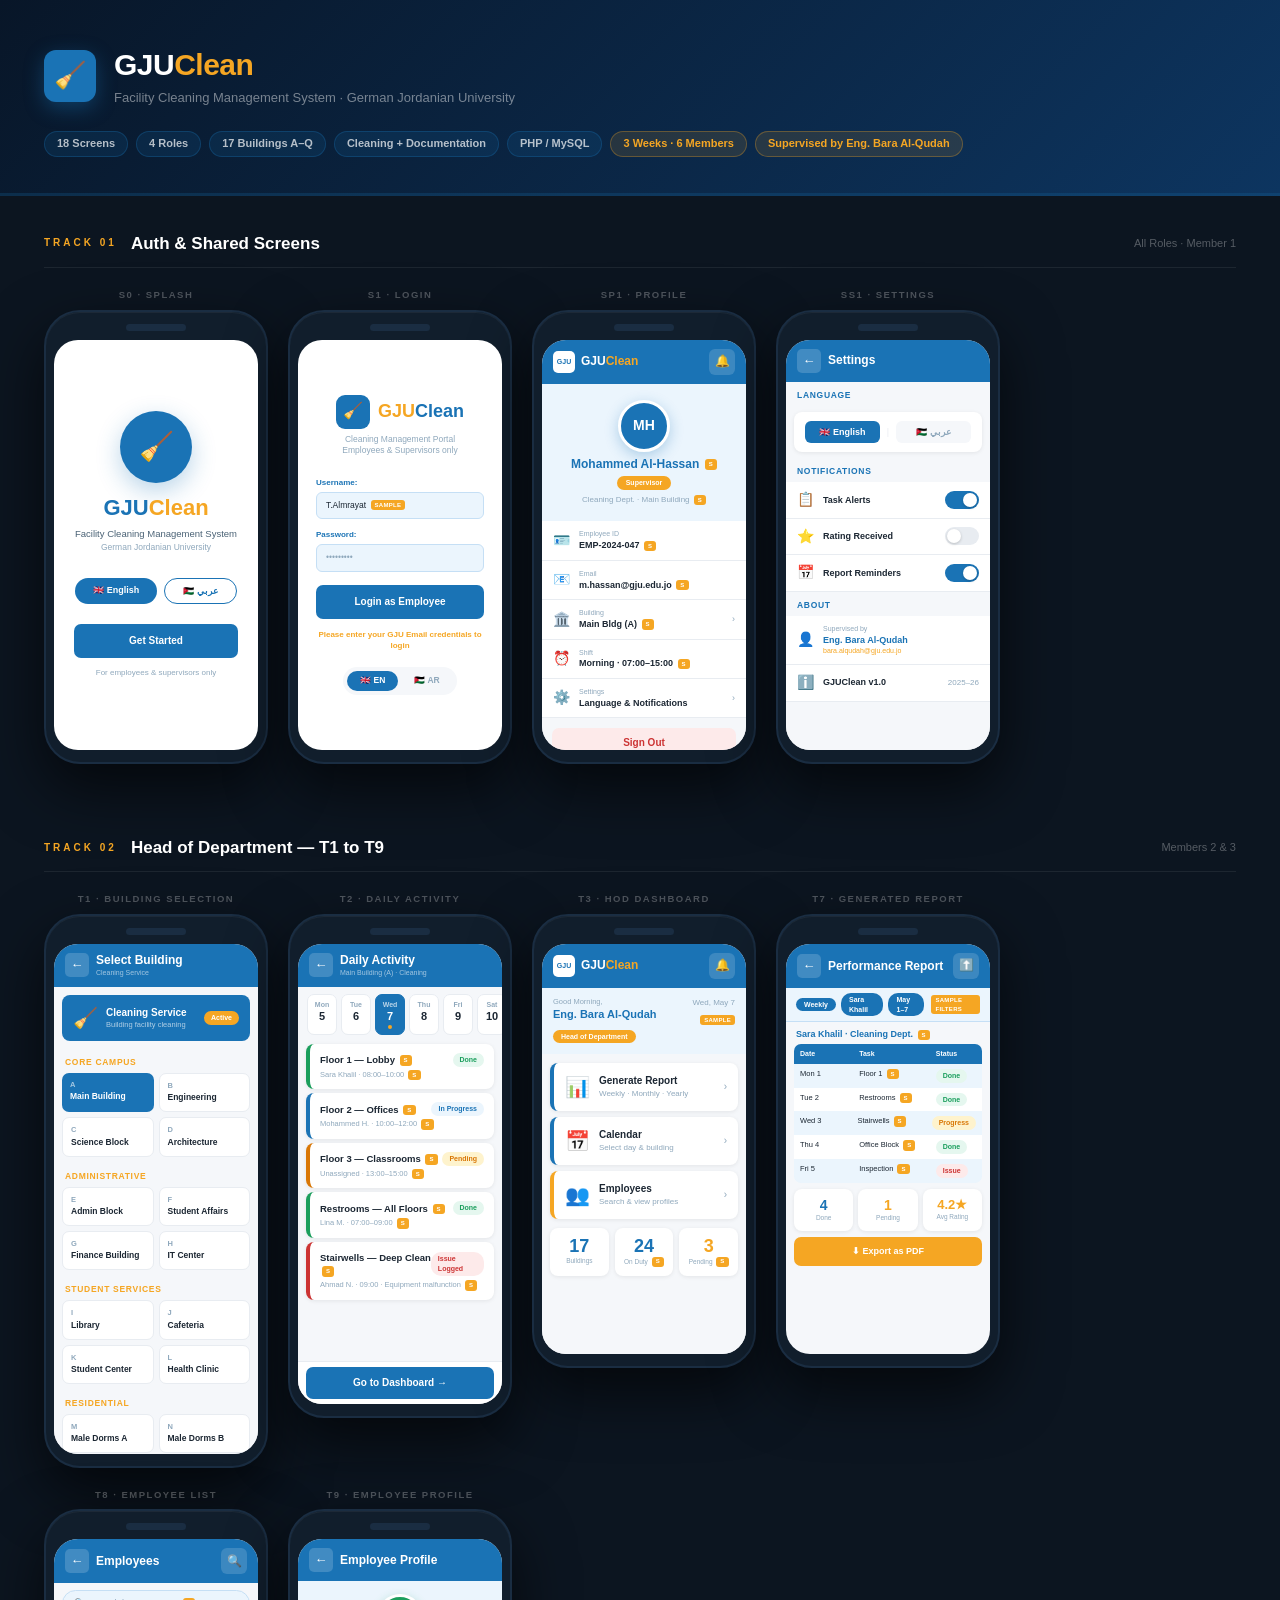
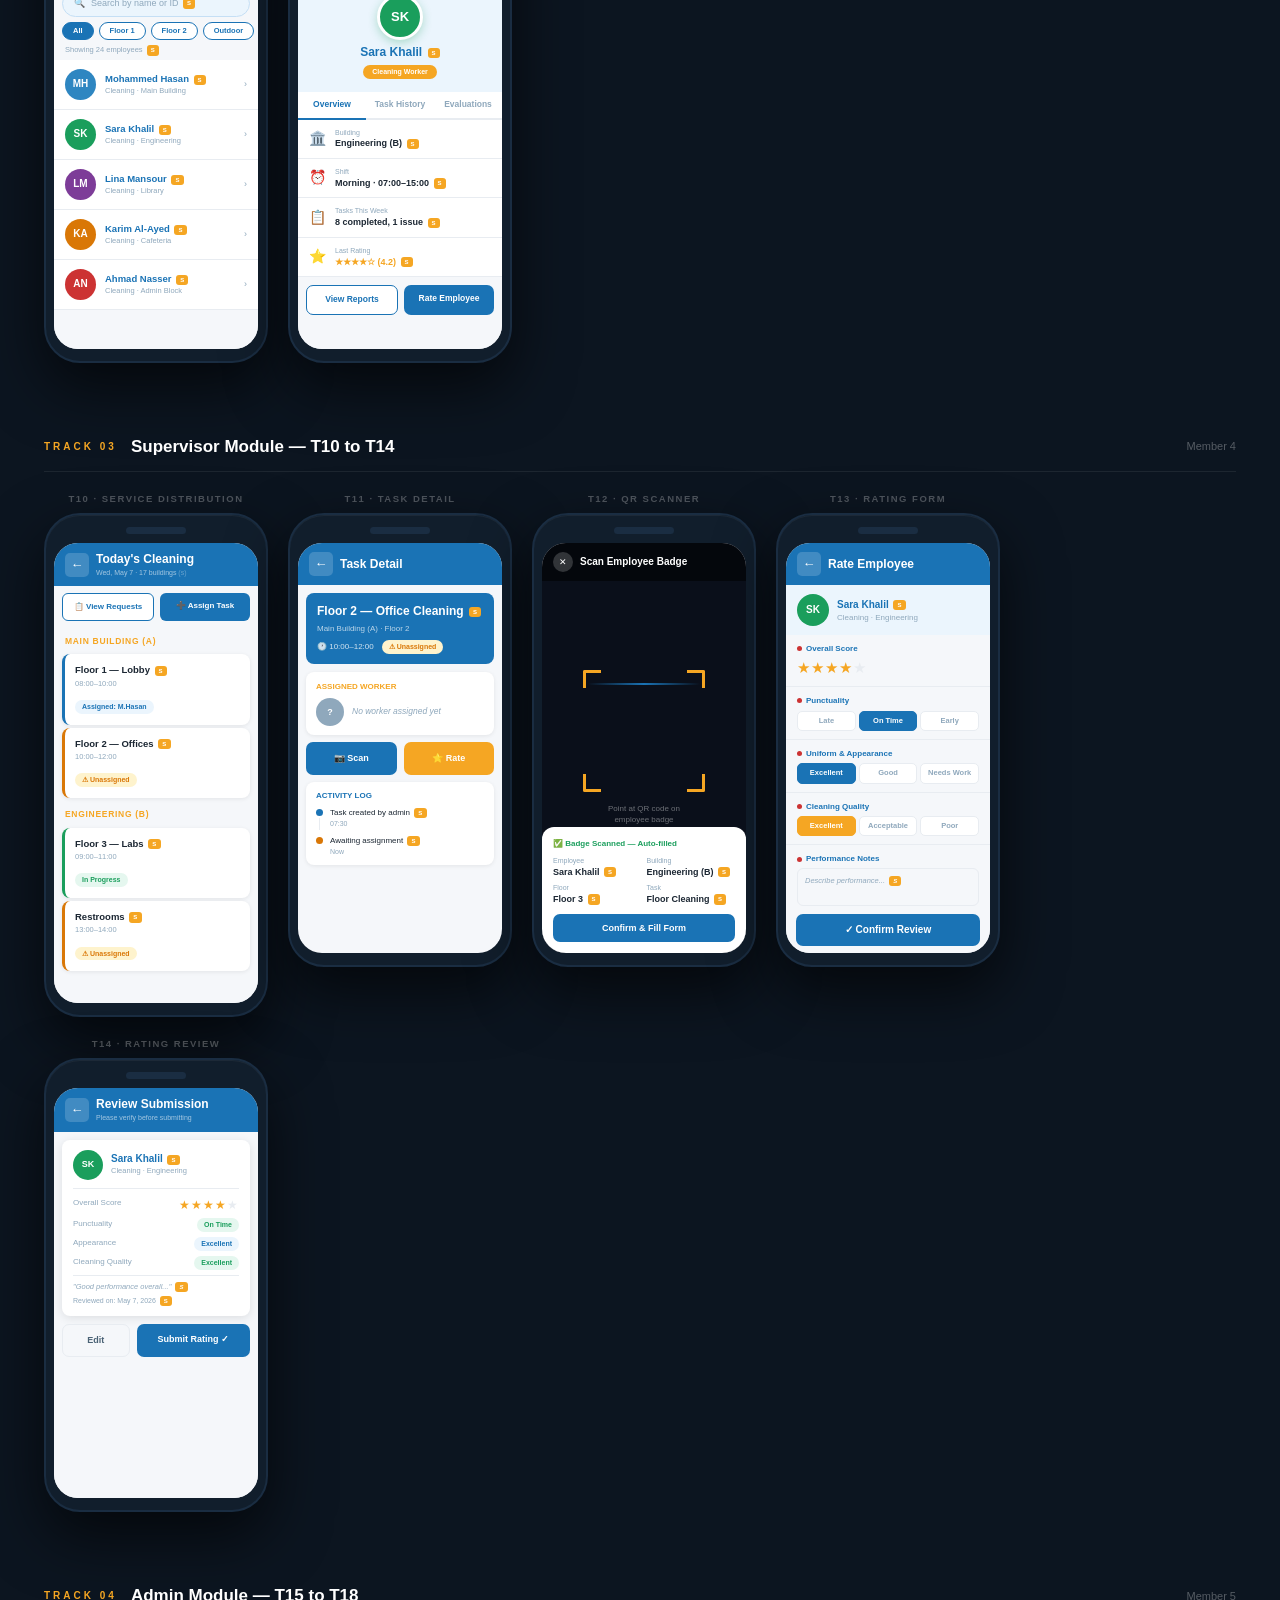
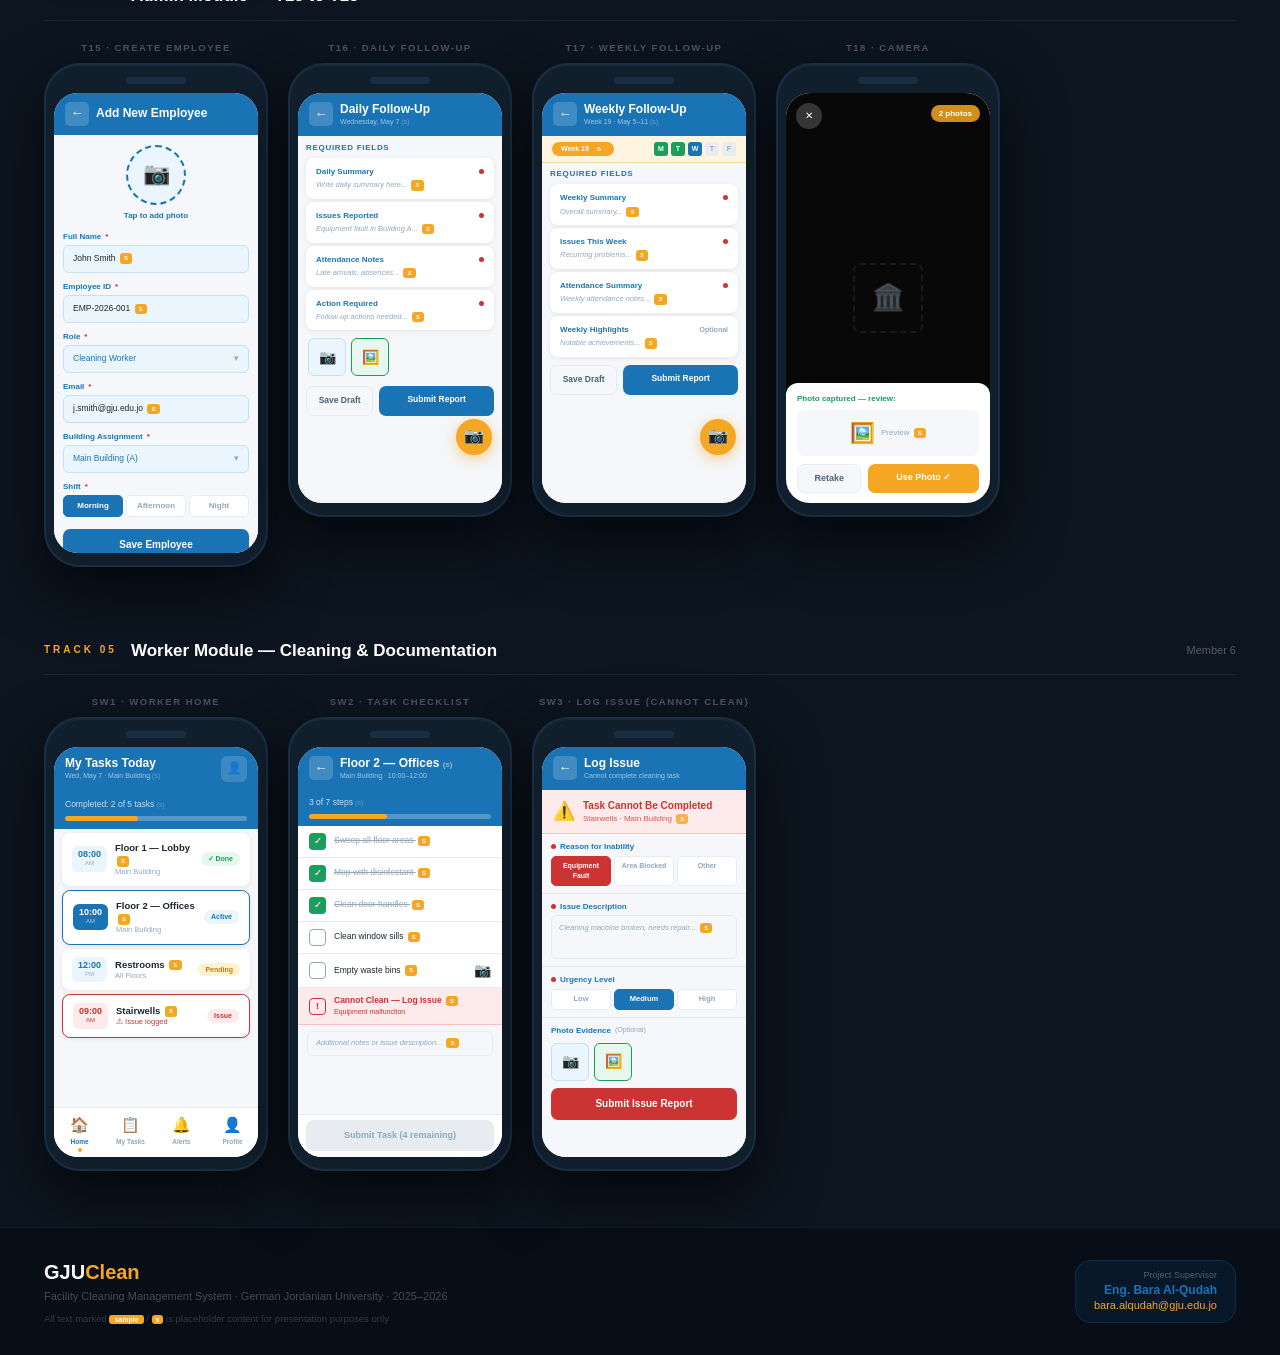
<file: assets/projects/GJUClean_UI.html>
<!DOCTYPE html>
<html lang="en">
<head>
<meta charset="UTF-8">
<meta name="viewport" content="width=device-width, initial-scale=1.0">
<title>GJUClean — Screen Designs</title>
<style>
/* ─────────────────────────────────────────
   DESIGN TOKENS — exact MyGJU portal colors
   Blue: #1A73B5  Orange: #F5A623
   Font: Arial, system sans-serif (MyGJU match)
───────────────────────────────────────── */
:root {
  --B:   #1A73B5;   /* primary blue   */
  --BD:  #0F5A96;   /* dark blue      */
  --BL:  #EBF5FD;   /* light blue bg  */
  --BM:  #C5DFF5;   /* blue border    */
  --O:   #F5A623;   /* orange accent  */
  --OL:  #FEF4E0;   /* light orange   */
  --W:   #FFFFFF;
  --F:   #F5F7FA;   /* page bg        */
  --C:   #E8ECF1;   /* card border    */
  --T1:  #1C2733;   /* text primary   */
  --T2:  #4A6275;   /* text secondary */
  --T3:  #8FA8BC;   /* text tertiary  */
  --OK:  #1A9E5C;
  --OKL: #E5F7EF;
  --WN:  #D97706;
  --WNL: #FEF3CD;
  --ER:  #CC3333;
  --ERL: #FDEAEA;
  --SH:  0 1px 4px rgba(0,0,0,.08);
  --SH2: 0 2px 10px rgba(0,0,0,.10);
  --R:   8px;
}
*,*::before,*::after{box-sizing:border-box;margin:0;padding:0}
body{
  font-family: Arial, Helvetica, sans-serif;
  background:#0C1520;
  color:#ddd;
  line-height:1.4;
}

/* ─── PAGE HEADER ─── */
.ph{
  background:linear-gradient(135deg,#081628 0%,#0D3560 100%);
  padding:44px 44px 36px;
  border-bottom:3px solid rgba(26,115,181,.25);
}
.ph-row{display:flex;align-items:center;gap:18px;margin-bottom:24px}
.ph-icon{
  width:52px;height:52px;
  background:var(--B);border-radius:12px;
  display:flex;align-items:center;justify-content:center;
  font-size:26px;
  box-shadow:0 6px 20px rgba(26,115,181,.4);
  flex-shrink:0;
}
.ph-name{font-size:30px;font-weight:700;color:#fff;letter-spacing:-.5px}
.ph-name b{color:var(--O)}
.ph-sub{font-size:13px;color:rgba(255,255,255,.45);margin-top:3px}
.ph-tags{display:flex;gap:8px;flex-wrap:wrap}
.tag-b{background:rgba(26,115,181,.15);border:1px solid rgba(26,115,181,.3);color:rgba(255,255,255,.7);font-size:11px;font-weight:600;padding:4px 12px;border-radius:14px}
.tag-o{background:rgba(245,166,35,.12);border:1px solid rgba(245,166,35,.3);color:var(--O);font-size:11px;font-weight:600;padding:4px 12px;border-radius:14px}

/* ─── TRACK ─── */
.track{padding:36px 44px 0}
.track-hd{
  display:flex;align-items:center;gap:14px;
  padding-bottom:12px;margin-bottom:20px;
  border-bottom:1px solid rgba(255,255,255,.07);
}
.trk-num{font-size:10px;font-weight:700;letter-spacing:3px;text-transform:uppercase;color:var(--O)}
.trk-ttl{font-size:17px;font-weight:700;color:#fff}
.trk-meta{margin-left:auto;font-size:11px;color:rgba(255,255,255,.3)}

/* ─── PHONES ROW ─── */
.pr{display:flex;gap:20px;flex-wrap:wrap;padding-bottom:36px;align-items:flex-start}

/* ─── PHONE SHELL ─── */
.pw{display:flex;flex-direction:column;gap:8px}
.pw-lbl{font-size:9.5px;font-weight:700;letter-spacing:1.5px;text-transform:uppercase;color:rgba(255,255,255,.28);text-align:center}
.phone{
  width:224px;flex-shrink:0;
  background:#111E2C;
  border-radius:36px;
  padding:12px 8px;
  border:2px solid #1A2D42;
  box-shadow:0 24px 60px rgba(0,0,0,.65),inset 0 1px 0 rgba(255,255,255,.05);
}
.pn{width:60px;height:7px;background:#1A2D42;border-radius:4px;margin:0 auto 9px}
.screen{
  width:100%;height:410px;
  border-radius:24px;overflow:hidden;
  background:var(--F);
  display:flex;flex-direction:column;
  position:relative;
}
.screen.xl{height:510px}
.screen.lg{height:460px}

/* ─── SAMPLE TAG ─── */
.s{
  display:inline-block;
  background:var(--O);color:#fff;
  font-size:6px;font-weight:700;
  padding:1px 4px;border-radius:3px;
  text-transform:uppercase;letter-spacing:.3px;
  vertical-align:middle;margin-left:2px;
}

/* ─── TOOLBAR ─── */
.tb{
  background:var(--B);
  padding:9px 11px;
  display:flex;align-items:center;gap:7px;
  flex-shrink:0;
}
.tb-back{
  width:24px;height:24px;
  background:rgba(255,255,255,.17);
  border-radius:5px;
  display:flex;align-items:center;justify-content:center;
  font-size:13px;color:#fff;font-weight:700;
  flex-shrink:0;
}
.tb-c{flex:1}
.tb-ttl{font-size:12px;font-weight:700;color:#fff;line-height:1.2}
.tb-sub{font-size:7px;color:rgba(255,255,255,.6);margin-top:1px}
.tb-ico{
  width:26px;height:26px;
  background:rgba(255,255,255,.15);
  border-radius:6px;
  display:flex;align-items:center;justify-content:center;
  font-size:12px;flex-shrink:0;
}
/* MyGJU-style brand in toolbar */
.tb-brand{display:flex;align-items:center;gap:6px;flex:1}
.tb-bx{
  width:22px;height:22px;background:#fff;border-radius:5px;
  display:flex;align-items:center;justify-content:center;
  font-size:7px;font-weight:700;color:var(--B);
}
.tb-bn{font-size:12px;font-weight:700;color:#fff}
.tb-bn span{color:var(--O)}

/* ─── BODY SCROLL ─── */
.sb{flex:1;overflow-y:auto;background:var(--F)}
.sb::-webkit-scrollbar{display:none}

/* ─── BOTTOM NAV ─── */
.bnav{
  background:#fff;border-top:1px solid var(--C);
  display:flex;padding:6px 0 5px;
  flex-shrink:0;
}
.bni{flex:1;display:flex;flex-direction:column;align-items:center;gap:2px}
.bni-ico{font-size:15px}
.bni-lbl{font-size:6.5px;font-weight:700;color:var(--T3)}
.bni.on .bni-lbl{color:var(--B)}
.bni-dot{width:4px;height:4px;background:var(--O);border-radius:50%}

/* ─── COMMON ELEMENTS ─── */
/* badge */
.badge{display:inline-block;padding:2px 7px;border-radius:10px;font-size:7px;font-weight:700}
.b-ok {background:var(--OKL);color:var(--OK)}
.b-wn {background:var(--WNL);color:var(--WN)}
.b-er {background:var(--ERL);color:var(--ER)}
.b-bl {background:var(--BL);color:var(--B)}
/* segment */
.seg{display:flex;gap:3px}
.sbt{flex:1;padding:4px 2px;border-radius:5px;font-size:7.5px;font-weight:700;text-align:center;border:1.5px solid var(--C);color:var(--T3);background:#fff}
.sbt.on{background:var(--B);color:#fff;border-color:var(--B)}
/* field */
.fld{background:var(--BL);border:1.5px solid var(--BM);border-radius:6px;padding:7px 9px;font-size:8.5px;color:var(--T1);width:100%}
.flbl{font-size:8px;font-weight:700;color:var(--B);margin-bottom:3px;display:flex;align-items:center;gap:4px}
.rdot{width:5px;height:5px;background:var(--ER);border-radius:50%;flex-shrink:0}
/* section header */
.sh{padding:8px 11px 4px;font-size:8.5px;font-weight:700;color:var(--B);text-transform:uppercase;letter-spacing:.7px}
.sho{color:var(--O)}
/* card row */
.crow{
  background:#fff;
  display:flex;align-items:center;gap:9px;
  padding:9px 11px;border-bottom:1px solid var(--C);
}
/* avatar */
.av{border-radius:50%;display:flex;align-items:center;justify-content:center;font-weight:700;color:#fff;flex-shrink:0}
/* info row */
.ir{background:#fff;display:flex;align-items:center;gap:9px;padding:8px 11px;border-bottom:1px solid var(--C)}
.ir-ico{font-size:14px;flex-shrink:0}
.ir-lbl{font-size:7px;color:var(--T3)}
.ir-val{font-size:9px;font-weight:700;color:var(--T1)}
.ir-arr{margin-left:auto;font-size:9px;color:var(--T3)}
/* stat box */
.stat{flex:1;background:#fff;border-radius:var(--R);padding:9px 6px;text-align:center;box-shadow:var(--SH)}
.stat-n{font-size:18px;font-weight:700;color:var(--B);line-height:1}
.stat-l{font-size:6.5px;color:var(--T3);margin-top:2px;line-height:1.3}
/* toggle */
.tog{width:34px;height:18px;background:var(--B);border-radius:9px;position:relative;flex-shrink:0}
.tog-t{position:absolute;top:2px;right:2px;width:14px;height:14px;background:#fff;border-radius:50%;box-shadow:0 1px 3px rgba(0,0,0,.2)}
.tog.off{background:var(--C)}
.tog.off .tog-t{right:auto;left:2px}
/* date cell */
.dc{flex-shrink:0;width:30px;padding:5px 0;border-radius:7px;text-align:center;background:#fff;border:1.5px solid var(--C)}
.dc.on{background:var(--B);border-color:var(--B)}
.dc-d{font-size:7px;font-weight:700;color:var(--T3)}
.dc.on .dc-d{color:rgba(255,255,255,.7)}
.dc-n{font-size:11px;font-weight:700;color:var(--T1);line-height:1.2}
.dc.on .dc-n{color:#fff}
.dc-dot{width:4px;height:4px;border-radius:50%;background:var(--O);margin:2px auto 0}
/* progress */
.pt{background:rgba(255,255,255,.25);border-radius:3px;height:5px;overflow:hidden}
.pf{background:var(--O);height:100%;border-radius:3px}
/* fab */
.fab{position:absolute;bottom:48px;right:10px;width:36px;height:36px;background:var(--O);border-radius:50%;display:flex;align-items:center;justify-content:center;font-size:16px;box-shadow:0 4px 14px rgba(245,166,35,.5);z-index:5}
/* greeting strip */
.greet{background:var(--BL);padding:9px 11px;display:flex;align-items:flex-start;justify-content:space-between}
.g-sub{font-size:7.5px;color:var(--T3)}
.g-name{font-size:11px;font-weight:700;color:var(--B)}
.g-role{display:inline-block;background:var(--O);color:#fff;font-size:7px;font-weight:700;padding:2px 8px;border-radius:10px;margin-top:3px}
/* tag strip */
.tstrip{background:var(--BL);padding:5px 10px;display:flex;gap:5px;align-items:center;border-bottom:1px solid var(--BM)}
.ttag{background:var(--B);color:#fff;font-size:7px;font-weight:700;padding:2px 8px;border-radius:10px}
/* steps */
.steps{display:flex;align-items:center;justify-content:center;gap:0;padding:10px 12px 6px}
.sc2{width:22px;height:22px;border-radius:50%;display:flex;align-items:center;justify-content:center;font-size:8px;font-weight:700}
.sc2.dn{background:var(--B);color:#fff}
.sc2.cu{background:var(--O);color:#fff}
.sc2.td{background:var(--C);color:var(--T3)}
.sl{width:22px;height:2px}
.sl.dn{background:var(--B)}
.sl.td{background:var(--C)}
/* stars */
.stars{font-size:15px;color:var(--O);letter-spacing:1px}
.stars .e{color:var(--C)}
/* lang card */
.lc{background:#fff;margin:6px 8px;border-radius:var(--R);padding:9px 11px;display:flex;align-items:center;gap:7px;box-shadow:var(--SH)}
.lo{flex:1;padding:5px 0;border-radius:6px;text-align:center;font-size:9px;font-weight:700;display:flex;align-items:center;justify-content:center;gap:5px}
.lo.on{background:var(--B);color:#fff}
.lo.off{background:var(--F);color:var(--T3)}
/* scan */
.scan-bg{background:#0a0f1a;flex:1;display:flex;flex-direction:column;align-items:center;justify-content:center;position:relative}
.scan-top{position:absolute;top:0;left:0;right:0;background:rgba(0,0,0,.55);padding:9px 11px;display:flex;align-items:center;gap:7px}
.scan-x{width:20px;height:20px;border-radius:50%;background:rgba(255,255,255,.18);display:flex;align-items:center;justify-content:center;font-size:9px;color:#fff}
.scan-ttl{font-size:10px;font-weight:700;color:#fff}
.sf{width:120px;height:120px;position:relative}
.sc3{position:absolute;width:18px;height:18px;border-style:solid;border-color:var(--O)}
.c-tl{top:-1px;left:-1px;border-width:3px 0 0 3px;border-radius:2px 0 0 0}
.c-tr{top:-1px;right:-1px;border-width:3px 3px 0 0;border-radius:0 2px 0 0}
.c-bl{bottom:-1px;left:-1px;border-width:0 0 3px 3px;border-radius:0 0 0 2px}
.c-br{bottom:-1px;right:-1px;border-width:0 3px 3px 0;border-radius:0 0 2px 0}
.sline{position:absolute;left:4px;right:4px;height:2px;background:linear-gradient(90deg,transparent,var(--B),transparent);animation:sl 1.8s ease-in-out infinite alternate;top:10%}
@keyframes sl{from{top:8%}to{top:88%}}
.scan-hint{color:rgba(255,255,255,.4);font-size:8px;margin-top:12px;text-align:center}
.sr{position:absolute;bottom:0;left:0;right:0;background:#fff;border-radius:12px 12px 0 0;padding:11px}
.sr-ok{font-size:8px;font-weight:700;color:var(--OK);margin-bottom:7px}
.sr-g{display:grid;grid-template-columns:1fr 1fr;gap:5px;margin-bottom:8px}
.sr-lbl{font-size:7px;color:var(--T3)}
.sr-val{font-size:9px;font-weight:700;color:var(--T1)}
/* camera */
.cam{background:#080808;flex:1;display:flex;flex-direction:column;align-items:center;justify-content:flex-end;position:relative}
.cam-x{position:absolute;top:10px;left:10px;width:26px;height:26px;border-radius:50%;background:rgba(255,255,255,.18);display:flex;align-items:center;justify-content:center;font-size:10px;color:#fff}
.cam-row{width:100%;background:rgba(0,0,0,.65);padding:10px 14px;display:flex;align-items:center;justify-content:space-between}
.cam-th{width:34px;height:34px;border-radius:6px;background:rgba(255,255,255,.15);border:2px solid rgba(255,255,255,.3);display:flex;align-items:center;justify-content:center;font-size:14px}
.cam-btn{width:50px;height:50px;border-radius:50%;border:3px solid #fff;display:flex;align-items:center;justify-content:center}
.cam-in{width:38px;height:38px;border-radius:50%;background:#fff}
.cam-fl{width:34px;height:34px;border-radius:50%;background:rgba(255,255,255,.15);display:flex;align-items:center;justify-content:center;font-size:15px}
/* photo strip */
.pstrip{display:flex;gap:5px;padding:5px 10px 6px;overflow-x:auto}
.pstrip::-webkit-scrollbar{display:none}
.pthumb{width:38px;height:38px;border-radius:6px;flex-shrink:0;background:var(--BL);border:1.5px solid var(--BM);display:flex;align-items:center;justify-content:center;font-size:14px}
/* report table */
.rth{background:var(--B);display:grid;grid-template-columns:1.7fr 2.2fr 1.5fr}
.rhd{padding:5px 6px;font-size:7px;font-weight:700;color:#fff}
.rtr{display:grid;grid-template-columns:1.7fr 2.2fr 1.5fr;background:#fff}
.rtr:nth-child(even){background:var(--BL)}
.rd{padding:5px 6px;font-size:7.5px;color:var(--T1)}

/* ─── FOOTER ─── */
.pfoot{
  background:#070E18;border-top:1px solid rgba(255,255,255,.05);
  padding:30px 44px;
  display:flex;align-items:center;justify-content:space-between;
  flex-wrap:wrap;gap:14px;
  margin-top:20px;
}
.ft-brand{font-size:20px;font-weight:700;color:#fff}
.ft-brand b{color:var(--O)}
.ft-meta{font-size:11px;color:rgba(255,255,255,.25);margin-top:3px}
.ft-sup{background:rgba(26,115,181,.1);border:1px solid rgba(26,115,181,.2);padding:8px 18px;border-radius:16px;text-align:right}
.ft-sl{font-size:9px;color:rgba(255,255,255,.3)}
.ft-sn{font-size:12px;font-weight:700;color:var(--B)}
.ft-se{font-size:11px;color:var(--O)}
.ft-note{width:100%;text-align:center;font-size:10px;color:rgba(255,255,255,.15)}
</style>
</head>
<body>

<!-- ══════════ PAGE HEADER ══════════ -->
<div class="ph">
  <div class="ph-row">
    <div class="ph-icon">🧹</div>
    <div>
      <div class="ph-name">GJU<b>Clean</b></div>
      <div class="ph-sub">Facility Cleaning Management System · German Jordanian University</div>
    </div>
  </div>
  <div class="ph-tags">
    <div class="tag-b">18 Screens</div>
    <div class="tag-b">4 Roles</div>
    <div class="tag-b">17 Buildings A–Q</div>
    <div class="tag-b">Cleaning + Documentation</div>
    <div class="tag-b">PHP / MySQL</div>
    <div class="tag-o">3 Weeks · 6 Members</div>
    <div class="tag-o">Supervised by Eng. Bara Al-Qudah</div>
  </div>
</div>

<!-- ══════════════════════════════════════
     TRACK 1 · AUTH & SHARED
══════════════════════════════════════ -->
<div class="track">
  <div class="track-hd">
    <div class="trk-num">Track 01</div>
    <div class="trk-ttl">Auth & Shared Screens</div>
    <div class="trk-meta">All Roles · Member 1</div>
  </div>
  <div class="pr">

    <!-- S0: SPLASH -->
    <div class="pw">
      <div class="pw-lbl">S0 · Splash</div>
      <div class="phone"><div class="pn"></div>
        <div class="screen" style="background:#fff;align-items:center;justify-content:center;gap:0;padding:26px 20px">
          <!-- GJU logo circle -->
          <div style="width:72px;height:72px;background:var(--B);border-radius:50%;display:flex;align-items:center;justify-content:center;box-shadow:0 8px 24px rgba(26,115,181,.3);margin-bottom:10px">
            <span style="font-size:28px">🧹</span>
          </div>
          <div style="font-size:22px;font-weight:700;color:var(--B)">GJU<span style="color:var(--O)">Clean</span></div>
          <div style="font-size:9.5px;color:var(--T2);margin-top:3px;text-align:center">Facility Cleaning Management System</div>
          <div style="font-size:8.5px;color:var(--T3);text-align:center;margin-top:2px">German Jordanian University</div>
          <!-- lang selector -->
          <div style="display:flex;gap:7px;margin-top:24px">
            <div style="padding:6px 18px;border-radius:20px;font-size:9px;font-weight:700;background:var(--B);color:#fff">🇬🇧 English</div>
            <div style="padding:6px 18px;border-radius:20px;font-size:9px;font-weight:700;background:#fff;color:var(--B);border:1.5px solid var(--B)">🇯🇴 عربي</div>
          </div>
          <div style="width:100%;background:var(--B);color:#fff;font-weight:700;font-size:10px;padding:10px;border-radius:7px;text-align:center;margin-top:20px">Get Started</div>
          <div style="font-size:8px;color:var(--T3);margin-top:9px;text-align:center">For employees & supervisors only</div>
        </div>
      </div>
    </div>

    <!-- S1: LOGIN -->
    <div class="pw">
      <div class="pw-lbl">S1 · Login</div>
      <div class="phone"><div class="pn"></div>
        <div class="screen" style="background:#fff;display:flex;flex-direction:column;align-items:center;justify-content:center;padding:20px 18px">
          <!-- MyGJU branding -->
          <div style="display:flex;align-items:center;gap:8px;margin-bottom:5px">
            <div style="width:34px;height:34px;background:var(--B);border-radius:9px;display:flex;align-items:center;justify-content:center">
              <span style="font-size:16px">🧹</span>
            </div>
            <div style="font-size:18px;font-weight:700"><span style="color:var(--O)">GJU</span><span style="color:var(--B)">Clean</span></div>
          </div>
          <div style="font-size:8.5px;color:var(--T3);text-align:center;margin-bottom:20px">Cleaning Management Portal<br>Employees &amp; Supervisors only</div>
          <div style="width:100%;margin-bottom:10px">
            <div class="flbl">Username:</div>
            <div class="fld">T.Almrayat <span class="s">sample</span></div>
          </div>
          <div style="width:100%;margin-bottom:13px">
            <div class="flbl">Password:</div>
            <div class="fld" style="color:var(--T3)">•••••••••</div>
          </div>
          <div style="width:100%;background:var(--B);color:#fff;font-weight:700;font-size:10px;padding:10px;border-radius:7px;text-align:center">Login as Employee</div>
          <div style="font-size:8px;color:var(--O);font-weight:700;text-align:center;margin-top:10px">Please enter your GJU Email credentials to login</div>
          <!-- lang row -->
          <div style="margin-top:16px;display:flex;background:var(--F);border-radius:16px;padding:4px;gap:3px">
            <div style="padding:4px 13px;border-radius:12px;background:var(--B);color:#fff;font-size:8.5px;font-weight:700">🇬🇧 EN</div>
            <div style="padding:4px 13px;border-radius:12px;color:var(--T3);font-size:8.5px;font-weight:700">🇯🇴 AR</div>
          </div>
        </div>
      </div>
    </div>

    <!-- PROFILE -->
    <div class="pw">
      <div class="pw-lbl">SP1 · Profile</div>
      <div class="phone"><div class="pn"></div>
        <div class="screen">
          <div class="tb"><div class="tb-brand"><div class="tb-bx">GJU</div><div class="tb-bn">GJU<span>Clean</span></div></div><div class="tb-ico">🔔</div></div>
          <div style="background:var(--BL);padding:16px 12px;display:flex;flex-direction:column;align-items:center;gap:4px">
            <div class="av" style="width:52px;height:52px;background:var(--B);font-size:14px;border:3px solid #fff;box-shadow:0 4px 14px rgba(26,115,181,.3)">MH</div>
            <div style="font-size:12px;font-weight:700;color:var(--B)">Mohammed Al-Hassan <span class="s">s</span></div>
            <div style="background:var(--O);color:#fff;font-size:7px;font-weight:700;padding:2px 9px;border-radius:10px">Supervisor</div>
            <div style="font-size:8px;color:var(--T3)">Cleaning Dept. · Main Building <span class="s">s</span></div>
          </div>
          <div class="sb">
            <div class="ir"><div class="ir-ico">🪪</div><div><div class="ir-lbl">Employee ID</div><div class="ir-val">EMP-2024-047 <span class="s">s</span></div></div></div>
            <div class="ir"><div class="ir-ico">📧</div><div><div class="ir-lbl">Email</div><div class="ir-val">m.hassan@gju.edu.jo <span class="s">s</span></div></div></div>
            <div class="ir"><div class="ir-ico">🏛️</div><div><div class="ir-lbl">Building</div><div class="ir-val">Main Bldg (A) <span class="s">s</span></div></div><div class="ir-arr">›</div></div>
            <div class="ir"><div class="ir-ico">⏰</div><div><div class="ir-lbl">Shift</div><div class="ir-val">Morning · 07:00–15:00 <span class="s">s</span></div></div></div>
            <div class="ir"><div class="ir-ico">⚙️</div><div><div class="ir-lbl">Settings</div><div class="ir-val">Language &amp; Notifications</div></div><div class="ir-arr">›</div></div>
            <div style="padding:10px"><div style="background:var(--ERL);color:var(--ER);font-weight:700;font-size:10px;padding:8px;border-radius:7px;text-align:center">Sign Out</div></div>
          </div>
        </div>
      </div>
    </div>

    <!-- SETTINGS -->
    <div class="pw">
      <div class="pw-lbl">SS1 · Settings</div>
      <div class="phone"><div class="pn"></div>
        <div class="screen">
          <div class="tb"><div class="tb-back">←</div><div class="tb-c"><div class="tb-ttl">Settings</div></div></div>
          <div class="sb" style="background:var(--F)">
            <div class="sh">Language</div>
            <div class="lc">
              <div class="lo on">🇬🇧 English</div>
              <div style="font-size:9px;color:var(--C)">|</div>
              <div class="lo off">🇯🇴 عربي</div>
            </div>
            <div class="sh">Notifications</div>
            <div class="ir" style="background:#fff"><div class="ir-ico">📋</div><div class="ir-val" style="flex:1">Task Alerts</div><div class="tog"><div class="tog-t"></div></div></div>
            <div class="ir" style="background:#fff"><div class="ir-ico">⭐</div><div class="ir-val" style="flex:1">Rating Received</div><div class="tog off"><div class="tog-t"></div></div></div>
            <div class="ir" style="background:#fff"><div class="ir-ico">📅</div><div class="ir-val" style="flex:1">Report Reminders</div><div class="tog"><div class="tog-t"></div></div></div>
            <div class="sh">About</div>
            <div class="ir" style="background:#fff"><div class="ir-ico">👤</div><div><div class="ir-lbl">Supervised by</div><div class="ir-val" style="color:var(--B)">Eng. Bara Al-Qudah</div><div style="font-size:7px;color:var(--O)">bara.alqudah@gju.edu.jo</div></div></div>
            <div class="ir" style="background:#fff"><div class="ir-ico">ℹ️</div><div class="ir-val" style="flex:1">GJUClean v1.0</div><div style="font-size:8px;color:var(--T3)">2025–26</div></div>
          </div>
        </div>
      </div>
    </div>

  </div>
</div>


<!-- ══════════════════════════════════════
     TRACK 2 · HEAD OF DEPARTMENT T1–T9
══════════════════════════════════════ -->
<div class="track">
  <div class="track-hd">
    <div class="trk-num">Track 02</div>
    <div class="trk-ttl">Head of Department — T1 to T9</div>
    <div class="trk-meta">Members 2 &amp; 3</div>
  </div>
  <div class="pr">

    <!-- T1: BUILDING SELECTION -->
    <div class="pw">
      <div class="pw-lbl">T1 · Building Selection</div>
      <div class="phone"><div class="pn"></div>
        <div class="screen xl">
          <div class="tb"><div class="tb-back">←</div><div class="tb-c"><div class="tb-ttl">Select Building</div><div class="tb-sub">Cleaning Service</div></div></div>
          <!-- fixed service card -->
          <div style="background:var(--B);margin:8px;border-radius:var(--R);padding:9px 11px;display:flex;align-items:center;gap:8px">
            <span style="font-size:20px">🧹</span>
            <div><div style="font-size:10px;font-weight:700;color:#fff">Cleaning Service</div><div style="font-size:7.5px;color:rgba(255,255,255,.65)">Building facility cleaning</div></div>
            <div style="margin-left:auto;background:var(--O);color:#fff;font-size:7px;font-weight:700;padding:2px 7px;border-radius:8px">Active</div>
          </div>
          <div class="sb">
            <div class="sh sho">Core Campus</div>
            <div style="display:grid;grid-template-columns:1fr 1fr;gap:5px;padding:0 8px 6px">
              <div style="background:var(--B);border-radius:7px;padding:7px 8px"><div style="font-size:7.5px;color:rgba(255,255,255,.6);font-weight:700">A</div><div style="font-size:8.5px;font-weight:700;color:#fff;margin-top:1px">Main Building</div></div>
              <div style="background:#fff;border:1.5px solid var(--C);border-radius:7px;padding:7px 8px"><div style="font-size:7.5px;color:var(--T3);font-weight:700">B</div><div style="font-size:8.5px;font-weight:700;color:var(--T1);margin-top:1px">Engineering</div></div>
              <div style="background:#fff;border:1.5px solid var(--C);border-radius:7px;padding:7px 8px"><div style="font-size:7.5px;color:var(--T3);font-weight:700">C</div><div style="font-size:8.5px;font-weight:700;color:var(--T1);margin-top:1px">Science Block</div></div>
              <div style="background:#fff;border:1.5px solid var(--C);border-radius:7px;padding:7px 8px"><div style="font-size:7.5px;color:var(--T3);font-weight:700">D</div><div style="font-size:8.5px;font-weight:700;color:var(--T1);margin-top:1px">Architecture</div></div>
            </div>
            <div class="sh sho">Administrative</div>
            <div style="display:grid;grid-template-columns:1fr 1fr;gap:5px;padding:0 8px 6px">
              <div style="background:#fff;border:1.5px solid var(--C);border-radius:7px;padding:7px 8px"><div style="font-size:7.5px;color:var(--T3);font-weight:700">E</div><div style="font-size:8.5px;font-weight:700;color:var(--T1);margin-top:1px">Admin Block</div></div>
              <div style="background:#fff;border:1.5px solid var(--C);border-radius:7px;padding:7px 8px"><div style="font-size:7.5px;color:var(--T3);font-weight:700">F</div><div style="font-size:8.5px;font-weight:700;color:var(--T1);margin-top:1px">Student Affairs</div></div>
              <div style="background:#fff;border:1.5px solid var(--C);border-radius:7px;padding:7px 8px"><div style="font-size:7.5px;color:var(--T3);font-weight:700">G</div><div style="font-size:8.5px;font-weight:700;color:var(--T1);margin-top:1px">Finance Building</div></div>
              <div style="background:#fff;border:1.5px solid var(--C);border-radius:7px;padding:7px 8px"><div style="font-size:7.5px;color:var(--T3);font-weight:700">H</div><div style="font-size:8.5px;font-weight:700;color:var(--T1);margin-top:1px">IT Center</div></div>
            </div>
            <div class="sh sho">Student Services</div>
            <div style="display:grid;grid-template-columns:1fr 1fr;gap:5px;padding:0 8px 6px">
              <div style="background:#fff;border:1.5px solid var(--C);border-radius:7px;padding:7px 8px"><div style="font-size:7.5px;color:var(--T3);font-weight:700">I</div><div style="font-size:8.5px;font-weight:700;color:var(--T1);margin-top:1px">Library</div></div>
              <div style="background:#fff;border:1.5px solid var(--C);border-radius:7px;padding:7px 8px"><div style="font-size:7.5px;color:var(--T3);font-weight:700">J</div><div style="font-size:8.5px;font-weight:700;color:var(--T1);margin-top:1px">Cafeteria</div></div>
              <div style="background:#fff;border:1.5px solid var(--C);border-radius:7px;padding:7px 8px"><div style="font-size:7.5px;color:var(--T3);font-weight:700">K</div><div style="font-size:8.5px;font-weight:700;color:var(--T1);margin-top:1px">Student Center</div></div>
              <div style="background:#fff;border:1.5px solid var(--C);border-radius:7px;padding:7px 8px"><div style="font-size:7.5px;color:var(--T3);font-weight:700">L</div><div style="font-size:8.5px;font-weight:700;color:var(--T1);margin-top:1px">Health Clinic</div></div>
            </div>
            <div class="sh sho">Residential</div>
            <div style="display:grid;grid-template-columns:1fr 1fr;gap:5px;padding:0 8px 6px">
              <div style="background:#fff;border:1.5px solid var(--C);border-radius:7px;padding:7px 8px"><div style="font-size:7.5px;color:var(--T3);font-weight:700">M</div><div style="font-size:8.5px;font-weight:700;color:var(--T1);margin-top:1px">Male Dorms A</div></div>
              <div style="background:#fff;border:1.5px solid var(--C);border-radius:7px;padding:7px 8px"><div style="font-size:7.5px;color:var(--T3);font-weight:700">N</div><div style="font-size:8.5px;font-weight:700;color:var(--T1);margin-top:1px">Male Dorms B</div></div>
              <div style="background:#fff;border:1.5px solid var(--C);border-radius:7px;padding:7px 8px"><div style="font-size:7.5px;color:var(--T3);font-weight:700">O</div><div style="font-size:8.5px;font-weight:700;color:var(--T1);margin-top:1px">Female Dorms</div></div>
              <div style="background:#fff;border:1.5px solid var(--C);border-radius:7px;padding:7px 8px"><div style="font-size:7.5px;color:var(--T3);font-weight:700">P</div><div style="font-size:8.5px;font-weight:700;color:var(--T1);margin-top:1px">Sports Hall</div></div>
            </div>
            <div class="sh sho">Facilities</div>
            <div style="padding:0 8px 8px"><div style="background:#fff;border:1.5px solid var(--C);border-radius:7px;padding:7px 8px"><div style="font-size:7.5px;color:var(--T3);font-weight:700">Q</div><div style="font-size:8.5px;font-weight:700;color:var(--T1);margin-top:1px">Maintenance Workshop</div></div></div>
            <div style="padding:0 8px 10px"><div style="background:var(--B);color:#fff;font-weight:700;font-size:10px;padding:9px;border-radius:7px;text-align:center">View Daily Activity →</div></div>
          </div>
        </div>
      </div>
    </div>

    <!-- T2: DAILY ACTIVITY -->
    <div class="pw">
      <div class="pw-lbl">T2 · Daily Activity</div>
      <div class="phone"><div class="pn"></div>
        <div class="screen lg">
          <div class="tb"><div class="tb-back">←</div><div class="tb-c"><div class="tb-ttl">Daily Activity</div><div class="tb-sub">Main Building (A) · Cleaning</div></div></div>
          <!-- date strip -->
          <div style="display:flex;gap:4px;padding:7px 9px 5px;overflow-x:auto">
            <div class="dc"><div class="dc-d">Mon</div><div class="dc-n">5</div></div>
            <div class="dc"><div class="dc-d">Tue</div><div class="dc-n">6</div></div>
            <div class="dc on"><div class="dc-d">Wed</div><div class="dc-n">7</div><div class="dc-dot"></div></div>
            <div class="dc"><div class="dc-d">Thu</div><div class="dc-n">8</div></div>
            <div class="dc"><div class="dc-d">Fri</div><div class="dc-n">9</div></div>
            <div class="dc"><div class="dc-d">Sat</div><div class="dc-n">10</div></div>
            <div class="dc"><div class="dc-d">Sun</div><div class="dc-n">11</div></div>
          </div>
          <div class="sb">
            <div style="background:#fff;margin:4px 8px;border-radius:var(--R);padding:9px 10px;box-shadow:var(--SH);border-left:4px solid var(--OK)">
              <div style="display:flex;align-items:center;justify-content:space-between;margin-bottom:3px"><div style="font-size:9.5px;font-weight:700;color:var(--T1)">Floor 1 — Lobby <span class="s">s</span></div><span class="badge b-ok">Done</span></div>
              <div style="font-size:7.5px;color:var(--T3)">Sara Khalil · 08:00–10:00 <span class="s">s</span></div>
            </div>
            <div style="background:#fff;margin:4px 8px;border-radius:var(--R);padding:9px 10px;box-shadow:var(--SH);border-left:4px solid var(--B)">
              <div style="display:flex;align-items:center;justify-content:space-between;margin-bottom:3px"><div style="font-size:9.5px;font-weight:700;color:var(--T1)">Floor 2 — Offices <span class="s">s</span></div><span class="badge b-bl">In Progress</span></div>
              <div style="font-size:7.5px;color:var(--T3)">Mohammed H. · 10:00–12:00 <span class="s">s</span></div>
            </div>
            <div style="background:#fff;margin:4px 8px;border-radius:var(--R);padding:9px 10px;box-shadow:var(--SH);border-left:4px solid var(--WN)">
              <div style="display:flex;align-items:center;justify-content:space-between;margin-bottom:3px"><div style="font-size:9.5px;font-weight:700;color:var(--T1)">Floor 3 — Classrooms <span class="s">s</span></div><span class="badge b-wn">Pending</span></div>
              <div style="font-size:7.5px;color:var(--T3)">Unassigned · 13:00–15:00 <span class="s">s</span></div>
            </div>
            <div style="background:#fff;margin:4px 8px;border-radius:var(--R);padding:9px 10px;box-shadow:var(--SH);border-left:4px solid var(--OK)">
              <div style="display:flex;align-items:center;justify-content:space-between;margin-bottom:3px"><div style="font-size:9.5px;font-weight:700;color:var(--T1)">Restrooms — All Floors <span class="s">s</span></div><span class="badge b-ok">Done</span></div>
              <div style="font-size:7.5px;color:var(--T3)">Lina M. · 07:00–09:00 <span class="s">s</span></div>
            </div>
            <!-- issue documented -->
            <div style="background:#fff;margin:4px 8px;border-radius:var(--R);padding:9px 10px;box-shadow:var(--SH);border-left:4px solid var(--ER)">
              <div style="display:flex;align-items:center;justify-content:space-between;margin-bottom:3px"><div style="font-size:9.5px;font-weight:700;color:var(--T1)">Stairwells — Deep Clean <span class="s">s</span></div><span class="badge b-er">Issue Logged</span></div>
              <div style="font-size:7.5px;color:var(--T3)">Ahmad N. · 09:00 · Equipment malfunction <span class="s">s</span></div>
            </div>
          </div>
          <div style="padding:5px 8px;background:#fff;border-top:1px solid var(--C)">
            <div style="background:var(--B);color:#fff;font-weight:700;font-size:10px;padding:9px;border-radius:7px;text-align:center">Go to Dashboard →</div>
          </div>
        </div>
      </div>
    </div>

    <!-- T3: HOD DASHBOARD -->
    <div class="pw">
      <div class="pw-lbl">T3 · HoD Dashboard</div>
      <div class="phone"><div class="pn"></div>
        <div class="screen">
          <div class="tb"><div class="tb-brand"><div class="tb-bx">GJU</div><div class="tb-bn">GJU<span>Clean</span></div></div><div class="tb-ico">🔔</div></div>
          <div class="greet">
            <div><div class="g-sub">Good Morning,</div><div class="g-name">Eng. Bara Al-Qudah</div><div class="g-role">Head of Department</div></div>
            <div style="text-align:right"><div style="font-size:8px;color:var(--T3)">Wed, May 7</div><div class="s">sample</div></div>
          </div>
          <div class="sb">
            <div style="padding:9px 8px;display:flex;flex-direction:column;gap:6px">
              <div style="background:#fff;border-radius:var(--R);padding:10px 11px;display:flex;align-items:center;gap:9px;border-left:4px solid var(--B);box-shadow:var(--SH)">
                <span style="font-size:20px">📊</span><div style="flex:1"><div style="font-size:10px;font-weight:700;color:var(--T1)">Generate Report</div><div style="font-size:8px;color:var(--T3)">Weekly · Monthly · Yearly</div></div><div style="font-size:10px;color:var(--T3)">›</div>
              </div>
              <div style="background:#fff;border-radius:var(--R);padding:10px 11px;display:flex;align-items:center;gap:9px;border-left:4px solid var(--B);box-shadow:var(--SH)">
                <span style="font-size:20px">📅</span><div style="flex:1"><div style="font-size:10px;font-weight:700;color:var(--T1)">Calendar</div><div style="font-size:8px;color:var(--T3)">Select day &amp; building</div></div><div style="font-size:10px;color:var(--T3)">›</div>
              </div>
              <div style="background:#fff;border-radius:var(--R);padding:10px 11px;display:flex;align-items:center;gap:9px;border-left:4px solid var(--O);box-shadow:var(--SH)">
                <span style="font-size:20px">👥</span><div style="flex:1"><div style="font-size:10px;font-weight:700;color:var(--T1)">Employees</div><div style="font-size:8px;color:var(--T3)">Search &amp; view profiles</div></div><div style="font-size:10px;color:var(--T3)">›</div>
              </div>
            </div>
            <div style="display:flex;gap:6px;padding:0 8px 10px">
              <div class="stat"><div class="stat-n">17</div><div class="stat-l">Buildings</div></div>
              <div class="stat"><div class="stat-n">24</div><div class="stat-l">On Duty <span class="s">s</span></div></div>
              <div class="stat"><div class="stat-n" style="color:var(--O)">3</div><div class="stat-l">Pending <span class="s">s</span></div></div>
            </div>
          </div>
        </div>
      </div>
    </div>

    <!-- T7: REPORT -->
    <div class="pw">
      <div class="pw-lbl">T7 · Generated Report</div>
      <div class="phone"><div class="pn"></div>
        <div class="screen">
          <div class="tb"><div class="tb-back">←</div><div class="tb-c"><div class="tb-ttl">Performance Report</div></div><div class="tb-ico">⬆️</div></div>
          <div class="tstrip"><div class="ttag">Weekly</div><div class="ttag">Sara Khalil</div><div class="ttag">May 1–7</div><span class="s">sample filters</span></div>
          <div style="padding:6px 10px 3px;font-size:9px;font-weight:700;color:var(--B)">Sara Khalil · Cleaning Dept. <span class="s">s</span></div>
          <div style="margin:0 8px;border-radius:7px;overflow:hidden">
            <div class="rth"><div class="rhd">Date</div><div class="rhd">Task</div><div class="rhd">Status</div></div>
            <div class="rtr"><div class="rd">Mon 1</div><div class="rd">Floor 1 <span class="s">s</span></div><div class="rd"><span class="badge b-ok">Done</span></div></div>
            <div class="rtr"><div class="rd">Tue 2</div><div class="rd">Restrooms <span class="s">s</span></div><div class="rd"><span class="badge b-ok">Done</span></div></div>
            <div class="rtr"><div class="rd">Wed 3</div><div class="rd">Stairwells <span class="s">s</span></div><div class="rd"><span class="badge b-wn">Progress</span></div></div>
            <div class="rtr"><div class="rd">Thu 4</div><div class="rd">Office Block <span class="s">s</span></div><div class="rd"><span class="badge b-ok">Done</span></div></div>
            <div class="rtr"><div class="rd">Fri 5</div><div class="rd">Inspection <span class="s">s</span></div><div class="rd"><span class="badge b-er">Issue</span></div></div>
          </div>
          <div style="display:flex;gap:5px;padding:6px 8px">
            <div class="stat"><div class="stat-n" style="font-size:14px">4</div><div class="stat-l">Done</div></div>
            <div class="stat"><div class="stat-n" style="font-size:14px;color:var(--O)">1</div><div class="stat-l">Pending</div></div>
            <div class="stat"><div class="stat-n" style="font-size:13px;color:var(--O)">4.2★</div><div class="stat-l">Avg Rating</div></div>
          </div>
          <div style="padding:0 8px 8px"><div style="background:var(--O);color:#fff;font-weight:700;font-size:9px;padding:8px;border-radius:7px;text-align:center">⬇ Export as PDF</div></div>
        </div>
      </div>
    </div>

    <!-- T8: EMPLOYEE LIST -->
    <div class="pw">
      <div class="pw-lbl">T8 · Employee List</div>
      <div class="phone"><div class="pn"></div>
        <div class="screen">
          <div class="tb"><div class="tb-back">←</div><div class="tb-c"><div class="tb-ttl">Employees</div></div><div class="tb-ico">🔍</div></div>
          <div style="padding:7px 8px 5px"><div style="background:var(--BL);border:1.5px solid var(--BM);border-radius:20px;padding:6px 11px;font-size:9px;color:var(--T3);display:flex;gap:6px">🔍 <span>Search by name or ID <span class="s">s</span></span></div></div>
          <div style="padding:0 8px 5px;display:flex;gap:5px;overflow-x:auto">
            <div style="padding:3px 10px;border-radius:14px;font-size:7.5px;font-weight:700;background:var(--B);color:#fff;border:1.5px solid var(--B);white-space:nowrap">All</div>
            <div style="padding:3px 10px;border-radius:14px;font-size:7.5px;font-weight:700;background:#fff;color:var(--B);border:1.5px solid var(--B);white-space:nowrap">Floor 1</div>
            <div style="padding:3px 10px;border-radius:14px;font-size:7.5px;font-weight:700;background:#fff;color:var(--B);border:1.5px solid var(--B);white-space:nowrap">Floor 2</div>
            <div style="padding:3px 10px;border-radius:14px;font-size:7.5px;font-weight:700;background:#fff;color:var(--B);border:1.5px solid var(--B);white-space:nowrap">Outdoor</div>
          </div>
          <div style="padding:0 11px 4px;font-size:7.5px;color:var(--T3)">Showing 24 employees <span class="s">s</span></div>
          <div class="sb">
            <div class="crow"><div class="av" style="width:31px;height:31px;font-size:10px;background:#2E86C1">MH</div><div><div style="font-size:9.5px;font-weight:700;color:var(--B)">Mohammed Hasan <span class="s">s</span></div><div style="font-size:7.5px;color:var(--T3)">Cleaning · Main Building</div></div><div style="margin-left:auto;font-size:9px;color:var(--T3)">›</div></div>
            <div class="crow"><div class="av" style="width:31px;height:31px;font-size:10px;background:var(--OK)">SK</div><div><div style="font-size:9.5px;font-weight:700;color:var(--B)">Sara Khalil <span class="s">s</span></div><div style="font-size:7.5px;color:var(--T3)">Cleaning · Engineering</div></div><div style="margin-left:auto;font-size:9px;color:var(--T3)">›</div></div>
            <div class="crow"><div class="av" style="width:31px;height:31px;font-size:10px;background:#7D3C98">LM</div><div><div style="font-size:9.5px;font-weight:700;color:var(--B)">Lina Mansour <span class="s">s</span></div><div style="font-size:7.5px;color:var(--T3)">Cleaning · Library</div></div><div style="margin-left:auto;font-size:9px;color:var(--T3)">›</div></div>
            <div class="crow"><div class="av" style="width:31px;height:31px;font-size:10px;background:var(--WN)">KA</div><div><div style="font-size:9.5px;font-weight:700;color:var(--B)">Karim Al-Ayed <span class="s">s</span></div><div style="font-size:7.5px;color:var(--T3)">Cleaning · Cafeteria</div></div><div style="margin-left:auto;font-size:9px;color:var(--T3)">›</div></div>
            <div class="crow"><div class="av" style="width:31px;height:31px;font-size:10px;background:var(--ER)">AN</div><div><div style="font-size:9.5px;font-weight:700;color:var(--B)">Ahmad Nasser <span class="s">s</span></div><div style="font-size:7.5px;color:var(--T3)">Cleaning · Admin Block</div></div><div style="margin-left:auto;font-size:9px;color:var(--T3)">›</div></div>
          </div>
        </div>
      </div>
    </div>

    <!-- T9: EMPLOYEE PROFILE -->
    <div class="pw">
      <div class="pw-lbl">T9 · Employee Profile</div>
      <div class="phone"><div class="pn"></div>
        <div class="screen">
          <div class="tb"><div class="tb-back">←</div><div class="tb-c"><div class="tb-ttl">Employee Profile</div></div></div>
          <div style="background:var(--BL);padding:13px 11px;display:flex;flex-direction:column;align-items:center;gap:4px">
            <div class="av" style="width:46px;height:46px;background:var(--OK);font-size:13px;border:3px solid #fff;box-shadow:0 3px 10px rgba(26,158,92,.3)">SK</div>
            <div style="font-size:12px;font-weight:700;color:var(--B)">Sara Khalil <span class="s">s</span></div>
            <div style="background:var(--O);color:#fff;font-size:7px;font-weight:700;padding:2px 9px;border-radius:10px">Cleaning Worker</div>
          </div>
          <div style="display:flex;background:#fff;border-bottom:2px solid var(--C)">
            <div style="flex:1;padding:7px;text-align:center;font-size:8.5px;font-weight:700;color:var(--B);border-bottom:2px solid var(--B);margin-bottom:-2px">Overview</div>
            <div style="flex:1;padding:7px;text-align:center;font-size:8.5px;font-weight:700;color:var(--T3)">Task History</div>
            <div style="flex:1;padding:7px;text-align:center;font-size:8.5px;font-weight:700;color:var(--T3)">Evaluations</div>
          </div>
          <div class="sb">
            <div class="ir"><div class="ir-ico">🏛️</div><div><div class="ir-lbl">Building</div><div class="ir-val">Engineering (B) <span class="s">s</span></div></div></div>
            <div class="ir"><div class="ir-ico">⏰</div><div><div class="ir-lbl">Shift</div><div class="ir-val">Morning · 07:00–15:00 <span class="s">s</span></div></div></div>
            <div class="ir"><div class="ir-ico">📋</div><div><div class="ir-lbl">Tasks This Week</div><div class="ir-val">8 completed, 1 issue <span class="s">s</span></div></div></div>
            <div class="ir"><div class="ir-ico">⭐</div><div><div class="ir-lbl">Last Rating</div><div class="ir-val" style="color:var(--O)">★★★★☆ (4.2) <span class="s">s</span></div></div></div>
            <div style="display:flex;gap:6px;padding:8px">
              <div style="flex:1;background:#fff;color:var(--B);font-weight:700;font-size:8.5px;padding:8px;border-radius:7px;text-align:center;border:1.5px solid var(--B)">View Reports</div>
              <div style="flex:1;background:var(--B);color:#fff;font-weight:700;font-size:8.5px;padding:8px;border-radius:7px;text-align:center">Rate Employee</div>
            </div>
          </div>
        </div>
      </div>
    </div>

  </div>
</div>


<!-- ══════════════════════════════════════
     TRACK 3 · SUPERVISOR T10–T14
══════════════════════════════════════ -->
<div class="track">
  <div class="track-hd">
    <div class="trk-num">Track 03</div>
    <div class="trk-ttl">Supervisor Module — T10 to T14</div>
    <div class="trk-meta">Member 4</div>
  </div>
  <div class="pr">

    <!-- T10: DISTRIBUTION -->
    <div class="pw">
      <div class="pw-lbl">T10 · Service Distribution</div>
      <div class="phone"><div class="pn"></div>
        <div class="screen lg">
          <div class="tb"><div class="tb-back">←</div><div class="tb-c"><div class="tb-ttl">Today's Cleaning</div><div class="tb-sub">Wed, May 7 · 17 buildings <span style="color:rgba(255,255,255,.35)">(s)</span></div></div></div>
          <div style="display:flex;gap:6px;padding:7px 8px">
            <div style="flex:1;background:#fff;color:var(--B);font-weight:700;font-size:8px;padding:7px;border-radius:6px;text-align:center;border:1.5px solid var(--B)">📋 View Requests</div>
            <div style="flex:1;background:var(--B);color:#fff;font-weight:700;font-size:8px;padding:7px;border-radius:6px;text-align:center">➕ Assign Task</div>
          </div>
          <div class="sb">
            <div class="sh sho">Main Building (A)</div>
            <div style="background:#fff;margin:3px 8px;border-radius:var(--R);padding:9px 10px;border-left:3px solid var(--B);box-shadow:var(--SH)">
              <div style="font-size:9.5px;font-weight:700;color:var(--T1)">Floor 1 — Lobby <span class="s">s</span></div>
              <div style="font-size:7.5px;color:var(--T3);margin-top:2px">08:00–10:00</div>
              <div style="margin-top:4px"><span class="badge b-bl">Assigned: M.Hasan</span></div>
            </div>
            <div style="background:#fff;margin:3px 8px;border-radius:var(--R);padding:9px 10px;border-left:3px solid var(--WN);box-shadow:var(--SH)">
              <div style="font-size:9.5px;font-weight:700;color:var(--T1)">Floor 2 — Offices <span class="s">s</span></div>
              <div style="font-size:7.5px;color:var(--T3);margin-top:2px">10:00–12:00</div>
              <div style="margin-top:4px"><span class="badge b-wn">⚠ Unassigned</span></div>
            </div>
            <div class="sh sho">Engineering (B)</div>
            <div style="background:#fff;margin:3px 8px;border-radius:var(--R);padding:9px 10px;border-left:3px solid var(--OK);box-shadow:var(--SH)">
              <div style="font-size:9.5px;font-weight:700;color:var(--T1)">Floor 3 — Labs <span class="s">s</span></div>
              <div style="font-size:7.5px;color:var(--T3);margin-top:2px">09:00–11:00</div>
              <div style="margin-top:4px"><span class="badge b-ok">In Progress</span></div>
            </div>
            <div style="background:#fff;margin:3px 8px;border-radius:var(--R);padding:9px 10px;border-left:3px solid var(--WN);box-shadow:var(--SH)">
              <div style="font-size:9.5px;font-weight:700;color:var(--T1)">Restrooms <span class="s">s</span></div>
              <div style="font-size:7.5px;color:var(--T3);margin-top:2px">13:00–14:00</div>
              <div style="margin-top:4px"><span class="badge b-wn">⚠ Unassigned</span></div>
            </div>
          </div>
        </div>
      </div>
    </div>

    <!-- T11: TASK DETAIL -->
    <div class="pw">
      <div class="pw-lbl">T11 · Task Detail</div>
      <div class="phone"><div class="pn"></div>
        <div class="screen">
          <div class="tb"><div class="tb-back">←</div><div class="tb-c"><div class="tb-ttl">Task Detail</div></div></div>
          <!-- task card -->
          <div style="background:var(--B);margin:8px;border-radius:var(--R);padding:10px 11px">
            <div style="font-size:12px;font-weight:700;color:#fff">Floor 2 — Office Cleaning <span class="s">s</span></div>
            <div style="font-size:8px;color:rgba(255,255,255,.7);margin-top:3px">Main Building (A) · Floor 2</div>
            <div style="display:flex;align-items:center;gap:8px;margin-top:6px">
              <div style="font-size:8px;color:rgba(255,255,255,.8)">🕐 10:00–12:00</div>
              <span style="background:var(--WNL);color:var(--WN);font-size:7px;font-weight:700;padding:2px 7px;border-radius:8px">⚠ Unassigned</span>
            </div>
          </div>
          <div style="background:#fff;margin:0 8px;border-radius:var(--R);padding:9px 10px;box-shadow:var(--SH)">
            <div style="font-size:8px;font-weight:700;color:var(--O);margin-bottom:6px">ASSIGNED WORKER</div>
            <div style="display:flex;align-items:center;gap:8px"><div class="av" style="width:28px;height:28px;font-size:9px;background:var(--T3)">?</div><div style="font-size:8.5px;color:var(--T3);font-style:italic">No worker assigned yet</div></div>
          </div>
          <div style="display:flex;gap:7px;padding:7px 8px">
            <div style="flex:1;background:var(--B);color:#fff;font-weight:700;font-size:9px;padding:10px;border-radius:7px;text-align:center">📷 Scan</div>
            <div style="flex:1;background:var(--O);color:#fff;font-weight:700;font-size:9px;padding:10px;border-radius:7px;text-align:center">⭐ Rate</div>
          </div>
          <div style="background:#fff;margin:0 8px;border-radius:var(--R);padding:8px 10px;box-shadow:var(--SH)">
            <div style="font-size:8px;font-weight:700;color:var(--B);margin-bottom:6px">ACTIVITY LOG</div>
            <div style="display:flex;gap:7px;padding-bottom:5px;align-items:flex-start">
              <div style="display:flex;flex-direction:column;align-items:center;padding-top:2px"><div style="width:7px;height:7px;border-radius:50%;background:var(--B);flex-shrink:0"></div><div style="width:1px;flex:1;background:var(--C);min-height:12px;margin-top:2px"></div></div>
              <div><div style="font-size:8px;color:var(--T1)">Task created by admin <span class="s">s</span></div><div style="font-size:7px;color:var(--T3);margin-top:1px">07:30</div></div>
            </div>
            <div style="display:flex;gap:7px;align-items:flex-start">
              <div style="width:7px;height:7px;border-radius:50%;background:var(--WN);flex-shrink:0;margin-top:2px"></div>
              <div><div style="font-size:8px;color:var(--T1)">Awaiting assignment <span class="s">s</span></div><div style="font-size:7px;color:var(--T3);margin-top:1px">Now</div></div>
            </div>
          </div>
        </div>
      </div>
    </div>

    <!-- T12: SCANNER -->
    <div class="pw">
      <div class="pw-lbl">T12 · QR Scanner</div>
      <div class="phone"><div class="pn"></div>
        <div class="screen">
          <div class="scan-bg">
            <div class="scan-top"><div class="scan-x">✕</div><div class="scan-ttl">Scan Employee Badge</div></div>
            <div class="sf"><div class="sc3 c-tl"></div><div class="sc3 c-tr"></div><div class="sc3 c-bl"></div><div class="sc3 c-br"></div><div class="sline"></div></div>
            <div class="scan-hint">Point at QR code on<br>employee badge</div>
            <div class="sr">
              <div class="sr-ok">✅ Badge Scanned — Auto-filled</div>
              <div class="sr-g">
                <div><div class="sr-lbl">Employee</div><div class="sr-val">Sara Khalil <span class="s">s</span></div></div>
                <div><div class="sr-lbl">Building</div><div class="sr-val">Engineering (B) <span class="s">s</span></div></div>
                <div><div class="sr-lbl">Floor</div><div class="sr-val">Floor 3 <span class="s">s</span></div></div>
                <div><div class="sr-lbl">Task</div><div class="sr-val">Floor Cleaning <span class="s">s</span></div></div>
              </div>
              <div style="background:var(--B);color:#fff;font-weight:700;font-size:9px;padding:8px;border-radius:7px;text-align:center">Confirm &amp; Fill Form</div>
            </div>
          </div>
        </div>
      </div>
    </div>

    <!-- T13: RATING FORM -->
    <div class="pw">
      <div class="pw-lbl">T13 · Rating Form</div>
      <div class="phone"><div class="pn"></div>
        <div class="screen">
          <div class="tb"><div class="tb-back">←</div><div class="tb-c"><div class="tb-ttl">Rate Employee</div></div></div>
          <div style="background:var(--BL);padding:9px 11px;display:flex;align-items:center;gap:8px">
            <div class="av" style="width:32px;height:32px;font-size:10px;background:var(--OK)">SK</div>
            <div><div style="font-size:10px;font-weight:700;color:var(--B)">Sara Khalil <span class="s">s</span></div><div style="font-size:8px;color:var(--T3)">Cleaning · Engineering</div></div>
          </div>
          <div class="sb">
            <div style="padding:8px 11px;border-bottom:1px solid var(--C)">
              <div class="flbl"><div class="rdot"></div> Overall Score</div>
              <div class="stars">★★★★<span class="e">★</span></div>
            </div>
            <div style="padding:8px 11px;border-bottom:1px solid var(--C)">
              <div class="flbl"><div class="rdot"></div> Punctuality</div>
              <div class="seg" style="margin-top:4px"><div class="sbt">Late</div><div class="sbt on">On Time</div><div class="sbt">Early</div></div>
            </div>
            <div style="padding:8px 11px;border-bottom:1px solid var(--C)">
              <div class="flbl"><div class="rdot"></div> Uniform &amp; Appearance</div>
              <div class="seg" style="margin-top:4px"><div class="sbt on">Excellent</div><div class="sbt">Good</div><div class="sbt">Needs Work</div></div>
            </div>
            <div style="padding:8px 11px;border-bottom:1px solid var(--C)">
              <div class="flbl"><div class="rdot"></div> Cleaning Quality</div>
              <div class="seg" style="margin-top:4px"><div class="sbt" style="background:var(--O);color:#fff;border-color:var(--O)">Excellent</div><div class="sbt">Acceptable</div><div class="sbt">Poor</div></div>
            </div>
            <div style="padding:8px 11px">
              <div class="flbl"><div class="rdot"></div> Performance Notes</div>
              <div style="background:var(--F);border:1px solid var(--C);border-radius:6px;padding:7px;font-size:7.5px;color:var(--T3);font-style:italic;height:38px;margin-top:3px">Describe performance... <span class="s">s</span></div>
            </div>
            <div style="padding:0 10px 8px"><div style="background:var(--B);color:#fff;font-weight:700;font-size:10px;padding:9px;border-radius:7px;text-align:center">✓ Confirm Review</div></div>
          </div>
        </div>
      </div>
    </div>

    <!-- T14: RATING REVIEW -->
    <div class="pw">
      <div class="pw-lbl">T14 · Rating Review</div>
      <div class="phone"><div class="pn"></div>
        <div class="screen">
          <div class="tb"><div class="tb-back">←</div><div class="tb-c"><div class="tb-ttl">Review Submission</div><div class="tb-sub">Please verify before submitting</div></div></div>
          <div class="sb">
            <div style="background:#fff;margin:8px;border-radius:var(--R);padding:10px 11px;box-shadow:var(--SH2)">
              <div style="display:flex;align-items:center;gap:8px;margin-bottom:8px;padding-bottom:8px;border-bottom:1px solid var(--C)">
                <div class="av" style="width:30px;height:30px;font-size:9px;background:var(--OK)">SK</div>
                <div><div style="font-size:10px;font-weight:700;color:var(--B)">Sara Khalil <span class="s">s</span></div><div style="font-size:7.5px;color:var(--T3)">Cleaning · Engineering</div></div>
              </div>
              <div style="display:flex;justify-content:space-between;margin-bottom:5px"><div style="font-size:8px;color:var(--T3)">Overall Score</div><div class="stars" style="font-size:12px">★★★★<span class="e">★</span></div></div>
              <div style="display:flex;justify-content:space-between;margin-bottom:5px"><div style="font-size:8px;color:var(--T3)">Punctuality</div><span class="badge b-ok">On Time</span></div>
              <div style="display:flex;justify-content:space-between;margin-bottom:5px"><div style="font-size:8px;color:var(--T3)">Appearance</div><span class="badge b-bl">Excellent</span></div>
              <div style="display:flex;justify-content:space-between;margin-bottom:5px"><div style="font-size:8px;color:var(--T3)">Cleaning Quality</div><span class="badge b-ok">Excellent</span></div>
              <div style="font-size:7.5px;color:var(--T3);font-style:italic;padding-top:6px;border-top:1px solid var(--C)">"Good performance overall..." <span class="s">s</span></div>
              <div style="font-size:7px;color:var(--T3);margin-top:3px">Reviewed on: May 7, 2026 <span class="s">s</span></div>
            </div>
            <div style="display:flex;gap:7px;padding:0 8px">
              <div style="flex:1;background:var(--F);color:var(--T2);font-weight:700;font-size:9px;padding:9px;border-radius:7px;text-align:center;border:1.5px solid var(--C)">Edit</div>
              <div style="flex:2;background:var(--B);color:#fff;font-weight:700;font-size:9px;padding:9px;border-radius:7px;text-align:center">Submit Rating ✓</div>
            </div>
          </div>
        </div>
      </div>
    </div>

  </div>
</div>


<!-- ══════════════════════════════════════
     TRACK 4 · ADMIN T15–T18
══════════════════════════════════════ -->
<div class="track">
  <div class="track-hd">
    <div class="trk-num">Track 04</div>
    <div class="trk-ttl">Admin Module — T15 to T18</div>
    <div class="trk-meta">Member 5</div>
  </div>
  <div class="pr">

    <!-- T15: CREATE EMPLOYEE -->
    <div class="pw">
      <div class="pw-lbl">T15 · Create Employee</div>
      <div class="phone"><div class="pn"></div>
        <div class="screen lg">
          <div class="tb"><div class="tb-back">←</div><div class="tb-c"><div class="tb-ttl">Add New Employee</div></div></div>
          <div class="sb">
            <div style="width:60px;height:60px;background:var(--BL);border:2px dashed var(--B);border-radius:50%;margin:10px auto 5px;display:flex;align-items:center;justify-content:center;font-size:22px">📷</div>
            <div style="text-align:center;font-size:8px;color:var(--B);font-weight:700;margin-bottom:6px">Tap to add photo</div>
            <div style="padding:4px 9px"><div class="flbl">Full Name <span style="color:var(--ER)">*</span></div><div class="fld">John Smith <span class="s">s</span></div></div>
            <div style="padding:4px 9px"><div class="flbl">Employee ID <span style="color:var(--ER)">*</span></div><div class="fld">EMP-2026-001 <span class="s">s</span></div></div>
            <div style="padding:4px 9px"><div class="flbl">Role <span style="color:var(--ER)">*</span></div><div class="fld" style="display:flex;justify-content:space-between"><span style="color:var(--B)">Cleaning Worker</span><span style="color:var(--T3)">▾</span></div></div>
            <div style="padding:4px 9px"><div class="flbl">Email <span style="color:var(--ER)">*</span></div><div class="fld">j.smith@gju.edu.jo <span class="s">s</span></div></div>
            <div style="padding:4px 9px"><div class="flbl">Building Assignment <span style="color:var(--ER)">*</span></div><div class="fld" style="display:flex;justify-content:space-between"><span style="color:var(--B)">Main Building (A)</span><span style="color:var(--T3)">▾</span></div></div>
            <div style="padding:4px 9px"><div class="flbl">Shift <span style="color:var(--ER)">*</span></div><div class="seg" style="margin-top:2px"><div class="sbt on" style="font-size:8px">Morning</div><div class="sbt" style="font-size:8px">Afternoon</div><div class="sbt" style="font-size:8px">Night</div></div></div>
            <div style="padding:8px 9px"><div style="background:var(--B);color:#fff;font-weight:700;font-size:10px;padding:9px;border-radius:7px;text-align:center">Save Employee</div></div>
          </div>
        </div>
      </div>
    </div>

    <!-- T16: DAILY FOLLOW-UP -->
    <div class="pw">
      <div class="pw-lbl">T16 · Daily Follow-Up</div>
      <div class="phone"><div class="pn"></div>
        <div class="screen" style="position:relative">
          <div class="tb"><div class="tb-back">←</div><div class="tb-c"><div class="tb-ttl">Daily Follow-Up</div><div class="tb-sub">Wednesday, May 7 <span style="color:rgba(255,255,255,.35)">(s)</span></div></div></div>
          <div class="sb">
            <div style="padding:6px 8px 2px;font-size:8px;font-weight:700;color:var(--B);text-transform:uppercase;letter-spacing:.7px">Required Fields</div>
            <!-- 4 required fields with red dots -->
            <div style="background:#fff;margin:3px 8px;border-radius:var(--R);padding:8px 10px;box-shadow:var(--SH)">
              <div style="display:flex;align-items:center;justify-content:space-between;margin-bottom:3px"><div class="flbl" style="margin:0">Daily Summary</div><div class="rdot"></div></div>
              <div style="font-size:7.5px;color:var(--T3);font-style:italic">Write daily summary here... <span class="s">s</span></div>
            </div>
            <div style="background:#fff;margin:3px 8px;border-radius:var(--R);padding:8px 10px;box-shadow:var(--SH)">
              <div style="display:flex;align-items:center;justify-content:space-between;margin-bottom:3px"><div class="flbl" style="margin:0">Issues Reported</div><div class="rdot"></div></div>
              <div style="font-size:7.5px;color:var(--T3);font-style:italic">Equipment fault in Building A... <span class="s">s</span></div>
            </div>
            <div style="background:#fff;margin:3px 8px;border-radius:var(--R);padding:8px 10px;box-shadow:var(--SH)">
              <div style="display:flex;align-items:center;justify-content:space-between;margin-bottom:3px"><div class="flbl" style="margin:0">Attendance Notes</div><div class="rdot"></div></div>
              <div style="font-size:7.5px;color:var(--T3);font-style:italic">Late arrivals, absences... <span class="s">s</span></div>
            </div>
            <div style="background:#fff;margin:3px 8px;border-radius:var(--R);padding:8px 10px;box-shadow:var(--SH)">
              <div style="display:flex;align-items:center;justify-content:space-between;margin-bottom:3px"><div class="flbl" style="margin:0">Action Required</div><div class="rdot"></div></div>
              <div style="font-size:7.5px;color:var(--T3);font-style:italic">Follow-up actions needed... <span class="s">s</span></div>
            </div>
            <!-- photo strip -->
            <div class="pstrip"><div class="pthumb">📷</div><div style="width:38px;height:38px;border-radius:6px;background:var(--OKL);border:1.5px solid var(--OK);display:flex;align-items:center;justify-content:center;font-size:14px;flex-shrink:0">🖼️</div></div>
            <div style="display:flex;gap:6px;padding:4px 8px 10px">
              <div style="flex:1;background:var(--F);color:var(--T2);font-weight:700;font-size:8.5px;padding:8px;border-radius:7px;text-align:center;border:1.5px solid var(--C)">Save Draft</div>
              <div style="flex:2;background:var(--B);color:#fff;font-weight:700;font-size:8.5px;padding:8px;border-radius:7px;text-align:center">Submit Report</div>
            </div>
          </div>
          <div class="fab">📷</div>
        </div>
      </div>
    </div>

    <!-- T17: WEEKLY FOLLOW-UP -->
    <div class="pw">
      <div class="pw-lbl">T17 · Weekly Follow-Up</div>
      <div class="phone"><div class="pn"></div>
        <div class="screen" style="position:relative">
          <div class="tb"><div class="tb-back">←</div><div class="tb-c"><div class="tb-ttl">Weekly Follow-Up</div><div class="tb-sub">Week 19 · May 5–11 <span style="color:rgba(255,255,255,.35)">(s)</span></div></div></div>
          <div style="background:var(--OL);padding:6px 10px;display:flex;align-items:center;gap:6px;border-bottom:1px solid #f0d8a0">
            <div style="background:var(--O);color:#fff;font-size:7px;font-weight:700;padding:2px 9px;border-radius:10px">Week 19 <span class="s">s</span></div>
            <div style="display:flex;gap:3px;margin-left:auto">
              <div style="width:14px;height:14px;border-radius:3px;background:var(--OK);display:flex;align-items:center;justify-content:center;font-size:7px;color:#fff;font-weight:700">M</div>
              <div style="width:14px;height:14px;border-radius:3px;background:var(--OK);display:flex;align-items:center;justify-content:center;font-size:7px;color:#fff;font-weight:700">T</div>
              <div style="width:14px;height:14px;border-radius:3px;background:var(--B);display:flex;align-items:center;justify-content:center;font-size:7px;color:#fff;font-weight:700">W</div>
              <div style="width:14px;height:14px;border-radius:3px;background:var(--C);display:flex;align-items:center;justify-content:center;font-size:7px;color:var(--T3);font-weight:700">T</div>
              <div style="width:14px;height:14px;border-radius:3px;background:var(--C);display:flex;align-items:center;justify-content:center;font-size:7px;color:var(--T3);font-weight:700">F</div>
            </div>
          </div>
          <div class="sb">
            <div style="padding:5px 8px 2px;font-size:8px;font-weight:700;color:var(--B);text-transform:uppercase;letter-spacing:.7px">Required Fields</div>
            <div style="background:#fff;margin:3px 8px;border-radius:var(--R);padding:8px 10px;box-shadow:var(--SH)"><div style="display:flex;align-items:center;justify-content:space-between;margin-bottom:3px"><div class="flbl" style="margin:0">Weekly Summary</div><div class="rdot"></div></div><div style="font-size:7.5px;color:var(--T3);font-style:italic">Overall summary... <span class="s">s</span></div></div>
            <div style="background:#fff;margin:3px 8px;border-radius:var(--R);padding:8px 10px;box-shadow:var(--SH)"><div style="display:flex;align-items:center;justify-content:space-between;margin-bottom:3px"><div class="flbl" style="margin:0">Issues This Week</div><div class="rdot"></div></div><div style="font-size:7.5px;color:var(--T3);font-style:italic">Recurring problems... <span class="s">s</span></div></div>
            <div style="background:#fff;margin:3px 8px;border-radius:var(--R);padding:8px 10px;box-shadow:var(--SH)"><div style="display:flex;align-items:center;justify-content:space-between;margin-bottom:3px"><div class="flbl" style="margin:0">Attendance Summary</div><div class="rdot"></div></div><div style="font-size:7.5px;color:var(--T3);font-style:italic">Weekly attendance notes... <span class="s">s</span></div></div>
            <div style="background:#fff;margin:3px 8px;border-radius:var(--R);padding:8px 10px;box-shadow:var(--SH)"><div style="display:flex;align-items:center;justify-content:space-between;margin-bottom:3px"><div class="flbl" style="margin:0">Weekly Highlights</div><div style="font-size:7px;color:var(--T3);font-weight:700">Optional</div></div><div style="font-size:7.5px;color:var(--T3);font-style:italic">Notable achievements... <span class="s">s</span></div></div>
            <div style="display:flex;gap:6px;padding:5px 8px 10px">
              <div style="flex:1;background:var(--F);color:var(--T2);font-weight:700;font-size:8.5px;padding:8px;border-radius:7px;text-align:center;border:1.5px solid var(--C)">Save Draft</div>
              <div style="flex:2;background:var(--B);color:#fff;font-weight:700;font-size:8.5px;padding:8px;border-radius:7px;text-align:center">Submit Report</div>
            </div>
          </div>
          <div class="fab">📷</div>
        </div>
      </div>
    </div>

    <!-- T18: CAMERA -->
    <div class="pw">
      <div class="pw-lbl">T18 · Camera</div>
      <div class="phone"><div class="pn"></div>
        <div class="screen">
          <div class="cam">
            <div class="cam-x">✕</div>
            <div style="position:absolute;top:12px;right:10px;background:rgba(245,166,35,.85);color:#fff;font-size:8px;font-weight:700;padding:3px 8px;border-radius:10px">2 photos</div>
            <div style="position:absolute;top:50%;left:50%;transform:translate(-50%,-50%);width:70px;height:70px;border-radius:7px;border:2px dashed rgba(255,255,255,.2);display:flex;align-items:center;justify-content:center;font-size:26px;opacity:.35">🏛️</div>
            <div class="cam-row">
              <div class="cam-th">🖼️</div>
              <div class="cam-btn"><div class="cam-in"></div></div>
              <div class="cam-fl">🔄</div>
            </div>
            <!-- review sheet -->
            <div style="position:absolute;bottom:0;left:0;right:0;background:#fff;border-radius:12px 12px 0 0;padding:10px 11px">
              <div style="font-size:8px;font-weight:700;color:var(--OK);margin-bottom:6px">Photo captured — review:</div>
              <div style="background:var(--F);border-radius:7px;height:46px;display:flex;align-items:center;justify-content:center;margin-bottom:8px"><span style="font-size:20px">🖼️</span><span style="font-size:8px;color:var(--T3);margin-left:6px">Preview <span class="s">s</span></span></div>
              <div style="display:flex;gap:7px">
                <div style="flex:1;background:var(--F);color:var(--T2);font-weight:700;font-size:9px;padding:7px;border-radius:7px;text-align:center;border:1.5px solid var(--C)">Retake</div>
                <div style="flex:2;background:var(--O);color:#fff;font-weight:700;font-size:9px;padding:7px;border-radius:7px;text-align:center">Use Photo ✓</div>
              </div>
            </div>
          </div>
        </div>
      </div>
    </div>

  </div>
</div>


<!-- ══════════════════════════════════════
     TRACK 5 · WORKER
══════════════════════════════════════ -->
<div class="track">
  <div class="track-hd">
    <div class="trk-num">Track 05</div>
    <div class="trk-ttl">Worker Module — Cleaning & Documentation</div>
    <div class="trk-meta">Member 6</div>
  </div>
  <div class="pr">

    <!-- WORKER HOME -->
    <div class="pw">
      <div class="pw-lbl">SW1 · Worker Home</div>
      <div class="phone"><div class="pn"></div>
        <div class="screen">
          <div class="tb"><div class="tb-c"><div class="tb-ttl">My Tasks Today</div><div class="tb-sub">Wed, May 7 · Main Building <span style="color:rgba(255,255,255,.35)">(s)</span></div></div><div class="tb-ico">👤</div></div>
          <div style="background:var(--B);padding:8px 11px">
            <div style="font-size:8.5px;color:rgba(255,255,255,.75);margin-bottom:5px">Completed: 2 of 5 tasks <span style="color:rgba(255,255,255,.3);font-size:7px">(s)</span></div>
            <div class="pt"><div class="pf" style="width:40%"></div></div>
          </div>
          <div class="sb">
            <div style="background:#fff;margin:4px 8px;border-radius:var(--R);padding:8px 10px;display:flex;align-items:center;gap:8px;box-shadow:var(--SH)">
              <div style="background:var(--BL);border-radius:6px;padding:4px 6px;text-align:center;flex-shrink:0"><div style="font-size:9px;font-weight:700;color:var(--B);line-height:1">08:00</div><div style="font-size:6px;color:var(--T3)">AM</div></div>
              <div style="flex:1"><div style="font-size:9.5px;font-weight:700;color:var(--T1)">Floor 1 — Lobby <span class="s">s</span></div><div style="font-size:7.5px;color:var(--T3)">Main Building</div></div>
              <span class="badge b-ok">✓ Done</span>
            </div>
            <div style="background:#fff;margin:4px 8px;border-radius:var(--R);padding:8px 10px;display:flex;align-items:center;gap:8px;box-shadow:var(--SH);border:1.5px solid var(--B)">
              <div style="background:var(--B);border-radius:6px;padding:4px 6px;text-align:center;flex-shrink:0"><div style="font-size:9px;font-weight:700;color:#fff;line-height:1">10:00</div><div style="font-size:6px;color:rgba(255,255,255,.6)">AM</div></div>
              <div style="flex:1"><div style="font-size:9.5px;font-weight:700;color:var(--T1)">Floor 2 — Offices <span class="s">s</span></div><div style="font-size:7.5px;color:var(--T3)">Main Building</div></div>
              <span class="badge b-bl">Active</span>
            </div>
            <div style="background:#fff;margin:4px 8px;border-radius:var(--R);padding:8px 10px;display:flex;align-items:center;gap:8px;box-shadow:var(--SH)">
              <div style="background:var(--BL);border-radius:6px;padding:4px 6px;text-align:center;flex-shrink:0"><div style="font-size:9px;font-weight:700;color:var(--B);line-height:1">12:00</div><div style="font-size:6px;color:var(--T3)">PM</div></div>
              <div style="flex:1"><div style="font-size:9.5px;font-weight:700;color:var(--T1)">Restrooms <span class="s">s</span></div><div style="font-size:7.5px;color:var(--T3)">All Floors</div></div>
              <span class="badge b-wn">Pending</span>
            </div>
            <!-- issue task -->
            <div style="background:#fff;margin:4px 8px;border-radius:var(--R);padding:8px 10px;display:flex;align-items:center;gap:8px;box-shadow:var(--SH);border:1.5px solid var(--ER)">
              <div style="background:var(--ERL);border-radius:6px;padding:4px 6px;text-align:center;flex-shrink:0"><div style="font-size:9px;font-weight:700;color:var(--ER);line-height:1">09:00</div><div style="font-size:6px;color:var(--ER)">AM</div></div>
              <div style="flex:1"><div style="font-size:9.5px;font-weight:700;color:var(--T1)">Stairwells <span class="s">s</span></div><div style="font-size:7.5px;color:var(--ER)">⚠ Issue logged</div></div>
              <span class="badge b-er">Issue</span>
            </div>
          </div>
          <div class="bnav">
            <div class="bni on"><div class="bni-ico">🏠</div><div class="bni-lbl">Home</div><div class="bni-dot"></div></div>
            <div class="bni"><div class="bni-ico">📋</div><div class="bni-lbl">My Tasks</div></div>
            <div class="bni"><div class="bni-ico">🔔</div><div class="bni-lbl">Alerts</div></div>
            <div class="bni"><div class="bni-ico">👤</div><div class="bni-lbl">Profile</div></div>
          </div>
        </div>
      </div>
    </div>

    <!-- SW2: TASK CHECKLIST -->
    <div class="pw">
      <div class="pw-lbl">SW2 · Task Checklist</div>
      <div class="phone"><div class="pn"></div>
        <div class="screen">
          <div class="tb"><div class="tb-back">←</div><div class="tb-c"><div class="tb-ttl">Floor 2 — Offices <span style="font-size:8px;opacity:.5">(s)</span></div><div class="tb-sub">Main Building · 10:00–12:00</div></div></div>
          <div style="background:var(--B);padding:7px 11px">
            <div style="font-size:8.5px;color:rgba(255,255,255,.75);margin-bottom:5px">3 of 7 steps <span style="color:rgba(255,255,255,.3);font-size:7px">(s)</span></div>
            <div class="pt"><div class="pf" style="width:43%"></div></div>
          </div>
          <div class="sb">
            <!-- done items -->
            <div style="display:flex;align-items:center;gap:8px;padding:7px 11px;background:#fff;border-bottom:1px solid var(--C)"><div style="width:17px;height:17px;border-radius:4px;background:var(--OK);display:flex;align-items:center;justify-content:center;font-size:10px;color:#fff;flex-shrink:0">✓</div><div style="font-size:8.5px;color:var(--T3);text-decoration:line-through">Sweep all floor areas <span class="s">s</span></div></div>
            <div style="display:flex;align-items:center;gap:8px;padding:7px 11px;background:#fff;border-bottom:1px solid var(--C)"><div style="width:17px;height:17px;border-radius:4px;background:var(--OK);display:flex;align-items:center;justify-content:center;font-size:10px;color:#fff;flex-shrink:0">✓</div><div style="font-size:8.5px;color:var(--T3);text-decoration:line-through">Mop with disinfectant <span class="s">s</span></div></div>
            <div style="display:flex;align-items:center;gap:8px;padding:7px 11px;background:#fff;border-bottom:1px solid var(--C)"><div style="width:17px;height:17px;border-radius:4px;background:var(--OK);display:flex;align-items:center;justify-content:center;font-size:10px;color:#fff;flex-shrink:0">✓</div><div style="font-size:8.5px;color:var(--T3);text-decoration:line-through">Clean door handles <span class="s">s</span></div></div>
            <!-- pending -->
            <div style="display:flex;align-items:center;gap:8px;padding:7px 11px;background:#fff;border-bottom:1px solid var(--C)"><div style="width:17px;height:17px;border-radius:4px;border:1.5px solid var(--T3);flex-shrink:0"></div><div style="font-size:8.5px;color:var(--T1)">Clean window sills <span class="s">s</span></div></div>
            <div style="display:flex;align-items:center;gap:8px;padding:7px 11px;background:#fff;border-bottom:1px solid var(--C)"><div style="width:17px;height:17px;border-radius:4px;border:1.5px solid var(--T3);flex-shrink:0"></div><div style="font-size:8.5px;color:var(--T1);flex:1">Empty waste bins <span class="s">s</span></div><span style="font-size:14px;color:var(--T3)">📷</span></div>
            <!-- CANNOT CLEAN — issue logging -->
            <div style="display:flex;align-items:center;gap:8px;padding:7px 11px;background:var(--ERL);border-bottom:1px solid #f5c0c0">
              <div style="width:17px;height:17px;border-radius:4px;border:1.5px solid var(--ER);flex-shrink:0;display:flex;align-items:center;justify-content:center;font-size:9px;color:var(--ER);font-weight:700">!</div>
              <div style="flex:1"><div style="font-size:8.5px;color:var(--ER);font-weight:700">Cannot Clean — Log Issue <span class="s">s</span></div><div style="font-size:7px;color:var(--ER)">Equipment malfunction</div></div>
            </div>
            <div style="padding:6px 9px">
              <div style="border:1px solid var(--C);border-radius:6px;padding:6px 8px;font-size:7.5px;color:var(--T3);font-style:italic">Additional notes or issue description... <span class="s">s</span></div>
            </div>
          </div>
          <div style="padding:5px 8px 6px;background:#fff;border-top:1px solid var(--C)">
            <div style="background:var(--C);color:var(--T3);font-weight:700;font-size:9px;padding:9px;border-radius:7px;text-align:center">Submit Task (4 remaining)</div>
          </div>
        </div>
      </div>
    </div>

    <!-- SW3: ISSUE LOGGING -->
    <div class="pw">
      <div class="pw-lbl">SW3 · Log Issue (Cannot Clean)</div>
      <div class="phone"><div class="pn"></div>
        <div class="screen">
          <div class="tb"><div class="tb-back">←</div><div class="tb-c"><div class="tb-ttl">Log Issue</div><div class="tb-sub">Cannot complete cleaning task</div></div></div>
          <div style="background:var(--ERL);padding:9px 11px;border-bottom:1px solid #f5c0c0;display:flex;align-items:center;gap:8px">
            <span style="font-size:18px">⚠️</span>
            <div><div style="font-size:10px;font-weight:700;color:var(--ER)">Task Cannot Be Completed</div><div style="font-size:8px;color:var(--ER);opacity:.8">Stairwells · Main Building <span class="s">s</span></div></div>
          </div>
          <div class="sb">
            <div style="padding:7px 9px;border-bottom:1px solid var(--C)">
              <div class="flbl"><div class="rdot"></div> Reason for Inability</div>
              <div class="seg" style="margin-top:4px">
                <div class="sbt" style="font-size:7px;background:var(--ER);color:#fff;border-color:var(--ER)">Equipment Fault</div>
                <div class="sbt" style="font-size:7px">Area Blocked</div>
                <div class="sbt" style="font-size:7px">Other</div>
              </div>
            </div>
            <div style="padding:7px 9px;border-bottom:1px solid var(--C)">
              <div class="flbl"><div class="rdot"></div> Issue Description</div>
              <div style="background:var(--F);border:1px solid var(--C);border-radius:6px;padding:7px;font-size:7.5px;color:var(--T3);font-style:italic;height:44px;margin-top:3px">Cleaning machine broken, needs repair... <span class="s">s</span></div>
            </div>
            <div style="padding:7px 9px;border-bottom:1px solid var(--C)">
              <div class="flbl"><div class="rdot"></div> Urgency Level</div>
              <div class="seg" style="margin-top:4px">
                <div class="sbt" style="font-size:7.5px">Low</div>
                <div class="sbt on" style="font-size:7.5px">Medium</div>
                <div class="sbt" style="font-size:7.5px">High</div>
              </div>
            </div>
            <div style="padding:7px 9px">
              <div class="flbl">Photo Evidence <span style="font-size:7px;color:var(--T3);font-weight:400">(Optional)</span></div>
              <div class="pstrip" style="padding:4px 0 0"><div class="pthumb">📷</div><div style="width:38px;height:38px;border-radius:6px;background:var(--OKL);border:1.5px solid var(--OK);display:flex;align-items:center;justify-content:center;font-size:14px;flex-shrink:0">🖼️</div></div>
            </div>
            <div style="padding:0 9px 8px">
              <div style="background:var(--ER);color:#fff;font-weight:700;font-size:10px;padding:9px;border-radius:7px;text-align:center">Submit Issue Report</div>
            </div>
          </div>
        </div>
      </div>
    </div>

  </div>
</div>


<!-- ══════════ FOOTER ══════════ -->
<div class="pfoot">
  <div>
    <div class="ft-brand">GJU<b>Clean</b></div>
    <div class="ft-meta">Facility Cleaning Management System · German Jordanian University · 2025–2026</div>
    <div style="margin-top:8px;font-size:9.5px;color:rgba(255,255,255,.18)">All text marked <span style="background:var(--O);color:#fff;font-size:7px;padding:1px 5px;border-radius:3px;font-weight:700">sample</span> / <span style="background:var(--O);color:#fff;font-size:7px;padding:1px 4px;border-radius:3px;font-weight:700">s</span> is placeholder content for presentation purposes only</div>
  </div>
  <div class="ft-sup">
    <div class="ft-sl">Project Supervisor</div>
    <div class="ft-sn">Eng. Bara Al-Qudah</div>
    <div class="ft-se">bara.alqudah@gju.edu.jo</div>
  </div>
</div>

</body>
</html>
</file>
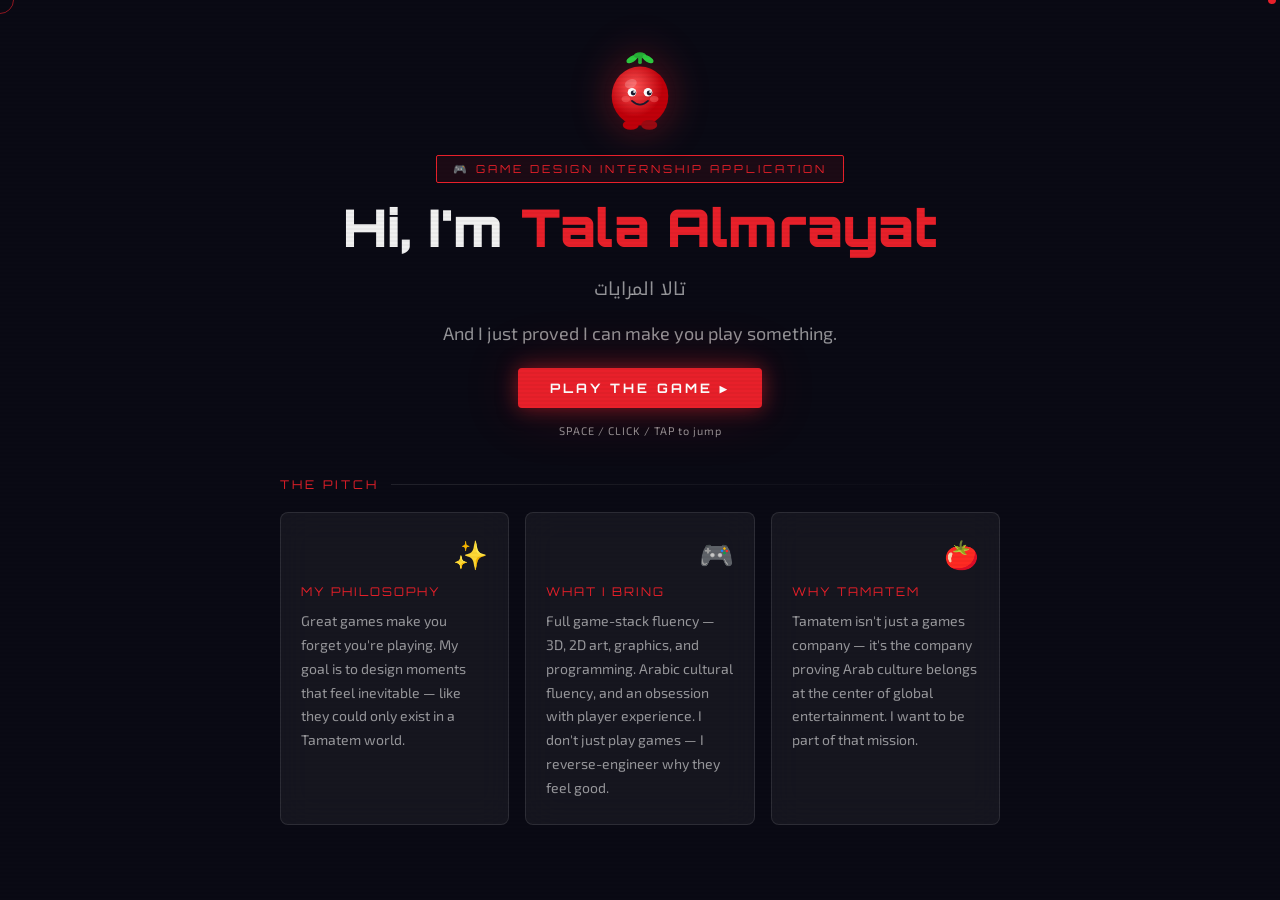
<file: assets/projects/run-tamatem-run(4).html>
<!DOCTYPE html>
<html lang="ar" dir="rtl">
<head>
<meta charset="UTF-8">
<meta name="viewport" content="width=device-width, initial-scale=1.0">
<title>🍅 Run, Tamatem, Run! — Tala Almrayat</title>
<link rel="preconnect" href="https://fonts.googleapis.com">
<link href="https://fonts.googleapis.com/css2?family=Orbitron:wght@400;700;900&family=Noto+Kufi+Arabic:wght@400;700;900&family=Exo+2:wght@300;400;600;700&display=swap" rel="stylesheet">
<style>
:root {
  --red: #E8202A;
  --red-dark: #9A0A12;
  --orange: #FF6B00;
  --green: #39FF14;
  --purple: #BF00FF;
  --dark: #0A0A14;
  --dark2: #12121F;
  --card: #1A1A2E;
  --glass: rgba(255,255,255,0.05);
  --glass-border: rgba(255,255,255,0.1);
  --text: #F0F0F0;
  --muted: rgba(240,240,240,0.6);
}

* { margin: 0; padding: 0; box-sizing: border-box; }

html, body {
  width: 100%; height: 100%;
  overflow: hidden;
  background: var(--dark);
  color: var(--text);
  font-family: 'Exo 2', sans-serif;
  cursor: none;
}

/* Custom cursor */
#cursor {
  position: fixed; width: 8px; height: 8px;
  background: var(--red); border-radius: 50%;
  pointer-events: none; z-index: 9999;
  transform: translate(-50%,-50%);
  transition: transform 0.1s;
}
#cursor-ring {
  position: fixed; width: 28px; height: 28px;
  border: 1.5px solid var(--red);
  border-radius: 50%; pointer-events: none; z-index: 9998;
  transform: translate(-50%,-50%);
  transition: all 0.12s ease-out;
  opacity: 0.6;
}

/* Screens */
.screen {
  position: fixed; inset: 0;
  display: none; align-items: center; justify-content: center;
  overflow: hidden;
}
.screen.active { display: flex; }

/* ── SCANLINE OVERLAY ── */
.screen::before {
  content: '';
  position: absolute; inset: 0;
  background: repeating-linear-gradient(0deg, transparent, transparent 2px, rgba(0,0,0,0.03) 2px, rgba(0,0,0,0.03) 4px);
  pointer-events: none; z-index: 10;
}

/* ═══════════════════════════════
   SCREEN 1 — INTRO
═══════════════════════════════ */
#screen-intro {
  background: radial-gradient(ellipse at 50% 40%, #1a0520 0%, var(--dark) 70%);
  flex-direction: column; gap: 0;
}

#particles-canvas {
  position: absolute; inset: 0; z-index: 0;
}

.intro-content {
  position: relative; z-index: 2;
  display: flex; flex-direction: column;
  align-items: center; gap: 20px;
  text-align: center; padding: 20px;
}

.intro-mascot {
  animation: bounce-idle 2s ease-in-out infinite;
  filter: drop-shadow(0 0 30px rgba(232,32,42,0.5));
}

@keyframes bounce-idle {
  0%,100% { transform: translateY(0) rotate(-2deg); }
  50% { transform: translateY(-14px) rotate(2deg); }
}

.intro-title {
  font-family: 'Orbitron', monospace;
  font-size: clamp(28px, 6vw, 64px);
  font-weight: 900;
  color: var(--red);
  text-shadow: 0 0 40px rgba(232,32,42,0.7), 0 0 80px rgba(232,32,42,0.3);
  letter-spacing: 3px;
  line-height: 1.1;
  direction: ltr;
}

.intro-subtitle {
  font-family: 'Noto Kufi Arabic', serif;
  font-size: clamp(16px, 3vw, 22px);
  color: var(--muted);
  direction: rtl;
}

.hud-bracket {
  border: 1px solid var(--glass-border);
  border-radius: 4px;
  padding: 28px 48px;
  position: relative;
  background: var(--glass);
  backdrop-filter: blur(12px);
  display: flex; flex-direction: column; align-items: center; gap: 16px;
}
.hud-bracket::before, .hud-bracket::after {
  content: '';
  position: absolute;
  width: 12px; height: 12px;
  border-color: var(--red);
  border-style: solid;
}
.hud-bracket::before { top: -1px; left: -1px; border-width: 2px 0 0 2px; }
.hud-bracket::after  { bottom: -1px; right: -1px; border-width: 0 2px 2px 0; }

.btn-glow {
  font-family: 'Orbitron', monospace;
  font-size: clamp(14px, 2.5vw, 18px);
  font-weight: 700;
  padding: 14px 40px;
  background: var(--red);
  color: white;
  border: none;
  border-radius: 4px;
  cursor: none;
  letter-spacing: 2px;
  transition: all 0.3s;
  box-shadow: 0 0 20px rgba(232,32,42,0.5), 0 0 60px rgba(232,32,42,0.2);
  position: relative;
  overflow: hidden;
}
.btn-glow::before {
  content: '';
  position: absolute; inset: 0;
  background: linear-gradient(90deg, transparent 0%, rgba(255,255,255,0.15) 50%, transparent 100%);
  transform: translateX(-100%);
  transition: transform 0.4s;
}
.btn-glow:hover::before { transform: translateX(100%); }
.btn-glow:hover {
  box-shadow: 0 0 30px rgba(232,32,42,0.8), 0 0 80px rgba(232,32,42,0.4);
  transform: scale(1.03);
}

.tamatem-tag {
  font-family: 'Orbitron', monospace;
  font-size: 10px;
  color: var(--muted);
  letter-spacing: 4px;
  text-transform: uppercase;
  direction: ltr;
}

/* ═══════════════════════════════
   SCREEN 2 — GAME
═══════════════════════════════ */
#screen-game {
  background: var(--dark);
  flex-direction: column;
  align-items: stretch;
}

#game-canvas {
  width: 100%; height: 100%;
  display: block;
}

/* HUD */
#hud {
  position: absolute; inset: 0;
  pointer-events: none; z-index: 5;
  padding: 16px 20px;
}

.hud-tl, .hud-tr, .hud-bl, .hud-br {
  position: absolute;
  font-family: 'Orbitron', monospace;
  font-size: clamp(10px, 2vw, 14px);
  color: var(--green);
  text-shadow: 0 0 10px rgba(57,255,20,0.5);
  direction: ltr;
}
.hud-tl { top: 16px; left: 20px; }
.hud-tr { top: 16px; right: 20px; text-align: right; }
.hud-bl { bottom: 16px; left: 20px; color: var(--muted); font-size: 10px; letter-spacing: 2px; }
.hud-br { bottom: 16px; right: 20px; font-size: 18px; }

/* ═══════════════════════════════
   SCREEN 3 — GAME OVER
═══════════════════════════════ */
#screen-gameover {
  background: radial-gradient(ellipse at 50% 30%, #1a0208 0%, var(--dark) 70%);
  flex-direction: column; gap: 0;
  align-items: center; justify-content: center;
}

#confetti-canvas {
  position: absolute; inset: 0; z-index: 0; pointer-events: none;
}

.gameover-content {
  position: relative; z-index: 2;
  display: flex; flex-direction: column;
  align-items: center; gap: 20px;
  text-align: center; padding: 30px 20px;
  max-width: 600px;
}

.gameover-title {
  font-family: 'Orbitron', monospace;
  font-size: clamp(40px, 10vw, 90px);
  font-weight: 900;
  color: var(--red);
  animation: glitch 2s infinite;
  position: relative;
  direction: ltr;
}

@keyframes glitch {
  0%,90%,100% { text-shadow: none; transform: none; }
  91% { text-shadow: 3px 0 var(--purple), -3px 0 var(--green); transform: skewX(2deg); }
  93% { text-shadow: -3px 0 var(--purple), 3px 0 var(--green); transform: skewX(-2deg); }
  95% { text-shadow: 3px 0 var(--orange), -3px 0 var(--red); transform: none; }
}

.gameover-score {
  font-family: 'Orbitron', monospace;
  font-size: clamp(18px, 4vw, 32px);
  color: var(--orange);
  direction: ltr;
}

.gameover-msg {
  font-family: 'Orbitron', monospace;
  font-size: clamp(22px, 5vw, 42px);
  font-weight: 700;
  color: var(--orange);
  letter-spacing: 2px;
  text-shadow: 0 0 20px rgba(255,107,0,0.5);
  direction: ltr;
}

.btn-row {
  display: flex; gap: 16px; flex-wrap: wrap;
  justify-content: center;
}

.btn-outline {
  font-family: 'Orbitron', monospace;
  font-size: clamp(11px, 2vw, 14px);
  font-weight: 700;
  padding: 12px 28px;
  background: transparent;
  color: var(--text);
  border: 1.5px solid var(--glass-border);
  border-radius: 4px;
  cursor: none;
  letter-spacing: 1.5px;
  transition: all 0.3s;
}
.btn-outline:hover {
  border-color: var(--red);
  color: var(--red);
  box-shadow: 0 0 20px rgba(232,32,42,0.3);
}

/* ═══════════════════════════════
   SCREEN 4 — PITCH
═══════════════════════════════ */
#screen-pitch {
  background: var(--dark);
  align-items: flex-start;
  overflow-y: auto;
  overflow-x: hidden;
}

.pitch-wrapper {
  width: 100%; min-height: 100%;
  display: flex; flex-direction: column;
  align-items: center;
  padding: 40px 20px 80px;
  gap: 0;
}

.pitch-panel {
  width: 100%; max-width: 720px;
  display: flex; flex-direction: column;
  gap: 40px;
}

/* Pitch header */
.pitch-header {
  text-align: center;
  display: flex; flex-direction: column; align-items: center; gap: 16px;
}

.pitch-mascot {
  animation: float 3s ease-in-out infinite;
  filter: drop-shadow(0 0 20px rgba(232,32,42,0.4));
}
@keyframes float {
  0%,100% { transform: translateY(0); }
  50% { transform: translateY(-10px); }
}

.pitch-badge {
  font-family: 'Orbitron', monospace;
  font-size: 11px;
  letter-spacing: 3px;
  color: var(--red);
  border: 1px solid var(--red);
  padding: 6px 16px;
  border-radius: 2px;
  background: rgba(232,32,42,0.08);
  direction: ltr;
}

.pitch-name {
  font-family: 'Orbitron', monospace;
  font-size: clamp(28px, 5vw, 52px);
  font-weight: 900;
  color: var(--text);
  line-height: 1.1;
  direction: ltr;
}
.pitch-name span { color: var(--red); }

.pitch-tagline {
  font-size: clamp(14px, 2.5vw, 18px);
  color: var(--muted);
  max-width: 480px;
  direction: ltr;
}

/* Cards grid */
.cards-grid {
  display: grid;
  grid-template-columns: repeat(auto-fit, minmax(200px, 1fr));
  gap: 16px;
}

.glass-card {
  background: var(--glass);
  border: 1px solid var(--glass-border);
  border-radius: 8px;
  padding: 24px 20px;
  backdrop-filter: blur(16px);
  position: relative;
  transition: all 0.3s;
}
.glass-card::before {
  content: '';
  position: absolute; top: 0; left: 0; right: 0;
  height: 2px;
  background: linear-gradient(90deg, var(--red), var(--orange));
  border-radius: 8px 8px 0 0;
  opacity: 0;
  transition: opacity 0.3s;
}
.glass-card:hover { border-color: rgba(232,32,42,0.3); transform: translateY(-3px); }
.glass-card:hover::before { opacity: 1; }

.card-icon { font-size: 28px; margin-bottom: 12px; display: block; }
.card-title {
  font-family: 'Orbitron', monospace;
  font-size: 12px;
  letter-spacing: 2px;
  color: var(--red);
  margin-bottom: 10px;
  direction: ltr;
}
.card-text {
  font-size: 14px;
  color: var(--muted);
  line-height: 1.7;
  direction: ltr;
}

/* Section title */
.section-title {
  font-family: 'Orbitron', monospace;
  font-size: 12px;
  letter-spacing: 3px;
  color: var(--red);
  margin-bottom: 20px;
  display: flex; align-items: center; gap: 12px;
  direction: ltr;
}
.section-title::after {
  content: '';
  flex: 1;
  height: 1px;
  background: linear-gradient(90deg, var(--glass-border), transparent);
}

/* Skills bars */
.skills-list { display: flex; flex-direction: column; gap: 16px; }
.skill-item { display: flex; flex-direction: column; gap: 6px; }
.skill-header {
  display: flex; justify-content: space-between;
  font-size: 13px; color: var(--text);
  font-family: 'Exo 2', sans-serif;
}
.skill-pct { color: var(--orange); font-weight: 600; }
.skill-track {
  height: 8px; background: rgba(255,255,255,0.07);
  border-radius: 4px; overflow: hidden;
}
.skill-bar {
  height: 100%;
  background: linear-gradient(90deg, var(--red), var(--orange));
  border-radius: 4px;
  width: 0%;
  transition: width 1.2s cubic-bezier(0.4,0,0.2,1);
  box-shadow: 0 0 12px rgba(232,32,42,0.4);
}

/* Projects */
.projects-grid {
  display: grid;
  grid-template-columns: repeat(auto-fit, minmax(220px, 1fr));
  gap: 16px;
}

.project-card {
  background: var(--card);
  border: 1px solid var(--glass-border);
  border-radius: 12px;
  padding: 0;
  overflow: hidden;
  transition: transform 0.3s;
}
.project-card:hover { transform: scale(1.02); }

.project-cover {
  height: 120px;
  display: flex; align-items: center; justify-content: center;
  font-size: 48px;
  position: relative;
  overflow: hidden;
}
.project-cover-1 { background: linear-gradient(135deg, #1a0520, #2d1060); }
.project-cover-2 { background: linear-gradient(135deg, #0a1a20, #0a2d20); }

.project-cover::after {
  content: '';
  position: absolute; inset: 0;
  background: repeating-linear-gradient(45deg, transparent, transparent 10px, rgba(255,255,255,0.02) 10px, rgba(255,255,255,0.02) 11px);
}

.project-info { padding: 16px; }
.project-name {
  font-family: 'Orbitron', monospace;
  font-size: 13px;
  color: var(--text);
  margin-bottom: 6px;
}
.project-genre {
  font-size: 11px;
  color: var(--purple);
  background: rgba(191,0,255,0.1);
  border: 1px solid rgba(191,0,255,0.3);
  padding: 2px 10px;
  border-radius: 20px;
  display: inline-block;
  margin-bottom: 12px;
}
.project-btn {
  font-size: 12px;
  color: var(--muted);
  background: none; border: none;
  cursor: not-allowed;
  font-family: 'Exo 2', sans-serif;
  opacity: 0.5;
}

/* Final message */
.final-msg {
  text-align: center;
  padding: 32px;
  background: var(--glass);
  border: 1px solid var(--glass-border);
  border-radius: 8px;
  display: flex; flex-direction: column; gap: 16px;
}

.final-arabic {
  font-family: 'Noto Kufi Arabic', serif;
  font-size: clamp(18px, 3.5vw, 26px);
  font-weight: 700;
  color: var(--red);
  direction: rtl;
  text-shadow: 0 0 30px rgba(232,32,42,0.4);
  line-height: 1.6;
}

.final-english {
  font-size: clamp(13px, 2vw, 16px);
  color: var(--muted);
  line-height: 1.8;
  direction: ltr;
  text-align: center;
}

/* CTA buttons */
.cta-row {
  display: flex; gap: 12px; flex-wrap: wrap; justify-content: center;
}

.btn-cta {
  font-family: 'Orbitron', monospace;
  font-size: 12px;
  font-weight: 700;
  padding: 14px 24px;
  border-radius: 4px;
  cursor: none;
  letter-spacing: 1.5px;
  text-decoration: none;
  display: inline-flex; align-items: center; gap: 8px;
  transition: all 0.3s;
}
.btn-cta-primary {
  background: var(--red);
  color: white;
  border: none;
  box-shadow: 0 0 20px rgba(232,32,42,0.4);
}
.btn-cta-primary:hover { box-shadow: 0 0 35px rgba(232,32,42,0.7); transform: translateY(-2px); }
.btn-cta-secondary {
  background: transparent;
  color: var(--text);
  border: 1.5px solid var(--glass-border);
}
.btn-cta-secondary:hover { border-color: var(--orange); color: var(--orange); transform: translateY(-2px); }

/* Pitch footer */
.pitch-footer {
  text-align: center;
  font-size: 12px;
  color: rgba(255,255,255,0.3);
  padding-top: 20px;
  border-top: 1px solid var(--glass-border);
  direction: ltr;
}

/* Pitch section dividers */
.pitch-section { display: flex; flex-direction: column; }

/* Win progress bar */
#win-bar-wrap {
  position: absolute;
  top: 50px; left: 50%; transform: translateX(-50%);
  width: 200px; text-align: center;
  font-family: 'Orbitron', monospace;
  font-size: 9px; letter-spacing: 2px;
  color: var(--orange); direction: ltr;
}
#win-bar-track {
  margin-top: 4px;
  height: 4px; background: rgba(255,255,255,0.08);
  border-radius: 2px; overflow: hidden;
}
#win-bar-fill {
  height: 100%;
  background: linear-gradient(90deg, var(--red), var(--orange));
  width: 0%;
  transition: width 0.3s;
  box-shadow: 0 0 8px rgba(232,32,42,0.6);
}

/* Win screen */
#screen-win {
  background: radial-gradient(ellipse at 50% 30%, #0a2000 0%, var(--dark) 70%);
  flex-direction: column;
}
.win-content {
  position: relative; z-index: 2;
  display: flex; flex-direction: column;
  align-items: center; gap: 24px;
  text-align: center; padding: 40px 20px;
  max-width: 600px;
}
.win-title {
  font-family: 'Orbitron', monospace;
  font-size: clamp(36px, 9vw, 80px);
  font-weight: 900;
  color: var(--green);
  text-shadow: 0 0 40px rgba(57,255,20,0.6), 0 0 80px rgba(57,255,20,0.2);
  animation: win-pulse 1.5s ease-in-out infinite;
  direction: ltr;
}
@keyframes win-pulse {
  0%,100% { text-shadow: 0 0 30px rgba(57,255,20,0.5), 0 0 60px rgba(57,255,20,0.2); }
  50%      { text-shadow: 0 0 60px rgba(57,255,20,0.9), 0 0 120px rgba(57,255,20,0.4); }
}
.win-mascot { animation: bounce-idle 1s ease-in-out infinite; filter: drop-shadow(0 0 24px rgba(57,255,20,0.5)); }
.win-score {
  font-family: 'Orbitron', monospace;
  font-size: clamp(16px, 3.5vw, 28px);
  color: var(--orange);
  direction: ltr;
}
.win-arabic {
  font-family: 'Noto Kufi Arabic', serif;
  font-size: clamp(18px, 3.5vw, 26px);
  font-weight: 700;
  color: var(--green);
  direction: rtl;
  text-shadow: 0 0 20px rgba(57,255,20,0.4);
}
@keyframes fadeIn { from { opacity: 0; transform: translateY(20px); } to { opacity: 1; transform: translateY(0); } }

/* Flash overlay */
#flash-overlay {
  position: fixed; inset: 0;
  background: white;
  opacity: 0;
  pointer-events: none;
  z-index: 100;
  transition: opacity 0.05s;
}

/* Responsive */
@media (max-width: 480px) {
  .hud-bracket { padding: 20px 24px; }
  .pitch-panel { gap: 28px; }
}
</style>
</head>
<body>

<div id="cursor"></div>
<div id="cursor-ring"></div>
<div id="flash-overlay"></div>

<!-- ═══ SCREEN 1: INTRO (kept for restartGame flow) ═══ -->
<div id="screen-intro" class="screen">
  <canvas id="particles-canvas"></canvas>
  <div class="intro-content">
    <div class="intro-mascot">
      <svg width="130" height="150" viewBox="0 0 130 150">
        <defs>
          <radialGradient id="tg1" cx="40%" cy="35%"><stop offset="0%" stop-color="#FF5555"/><stop offset="100%" stop-color="#C0000A"/></radialGradient>
        </defs>
        <ellipse cx="52" cy="28" rx="10" ry="5" fill="#2ECC40" transform="rotate(-30,52,28)"/>
        <ellipse cx="65" cy="22" rx="10" ry="5" fill="#27AE36" transform="rotate(0,65,22)"/>
        <ellipse cx="78" cy="28" rx="10" ry="5" fill="#2ECC40" transform="rotate(30,78,28)"/>
        <rect x="62" y="18" width="6" height="18" rx="3" fill="#27AE36"/>
        <ellipse cx="65" cy="88" rx="46" ry="48" fill="url(#tg1)"/>
        <ellipse cx="50" cy="68" rx="10" ry="7" fill="rgba(255,255,255,0.2)" transform="rotate(-20,50,68)"/>
        <circle cx="52" cy="82" r="7" fill="white"/>
        <circle cx="78" cy="82" r="7" fill="white"/>
        <circle cx="54" cy="83" r="4" fill="#1a1a2e"/>
        <circle cx="80" cy="83" r="4" fill="#1a1a2e"/>
        <circle cx="55.5" cy="81.5" r="1.5" fill="white"/>
        <circle cx="81.5" cy="81.5" r="1.5" fill="white"/>
        <path d="M52 96 Q65 108 78 96" stroke="#1a1a2e" stroke-width="3" fill="none" stroke-linecap="round"/>
        <ellipse cx="42" cy="93" rx="7" ry="5" fill="rgba(255,100,100,0.5)"/>
        <ellipse cx="88" cy="93" rx="7" ry="5" fill="rgba(255,100,100,0.5)"/>
        <ellipse cx="50" cy="135" rx="13" ry="8" fill="#C0000A"/>
        <ellipse cx="80" cy="135" rx="13" ry="8" fill="#9A0A12"/>
        <ellipse cx="50" cy="140" rx="16" ry="7" fill="#1a1a2e"/>
        <ellipse cx="80" cy="140" rx="16" ry="7" fill="#1a1a2e"/>
      </svg>
    </div>
    <div class="intro-title">🍅 RUN, TAMATEM, RUN!</div>
    <div class="intro-subtitle">ساعد الطماطة توصل لحلمها!</div>
    <div class="hud-bracket">
      <div class="tamatem-tag">● TAMATEM UNIVERSE ●</div>
      <button class="btn-glow" onclick="startGame()">▶ START GAME</button>
      <div style="font-size:12px;color:var(--muted);font-family:'Exo 2',sans-serif;">SPACE / CLICK / TAP to jump</div>
    </div>
  </div>
</div>

<!-- ═══ SCREEN 2: GAME ═══ -->
<div id="screen-game" class="screen">
  <canvas id="game-canvas"></canvas>
  <div id="hud">
    <div class="hud-tl">
      <div>XP: <span id="hud-score">0000</span></div>
    </div>
    <div class="hud-tr">
      <div>HIGH SCORE: <span id="hud-hs">0000</span></div>
      <div id="hud-lives" style="font-size:16px;margin-top:4px;">🍅🍅🍅</div>
    </div>
    <div class="hud-bl">TAMATEM UNIVERSE</div>
    <div id="win-bar-wrap">
      REACH 1500 XP TO WIN
      <div id="win-bar-track"><div id="win-bar-fill"></div></div>
    </div>
  </div>
</div>

<!-- ═══ SCREEN WIN ═══ -->
<div id="screen-win" class="screen">
  <canvas id="win-confetti-canvas" style="position:absolute;inset:0;pointer-events:none;z-index:0;"></canvas>
  <div class="win-content fade-in">
    <div class="win-mascot">
      <svg width="110" height="130" viewBox="0 0 130 150">
        <defs><radialGradient id="tgw" cx="40%" cy="35%"><stop offset="0%" stop-color="#FF5555"/><stop offset="100%" stop-color="#C0000A"/></radialGradient></defs>
        <ellipse cx="52" cy="28" rx="10" ry="5" fill="#2ECC40" transform="rotate(-30,52,28)"/>
        <ellipse cx="65" cy="22" rx="10" ry="5" fill="#27AE36"/>
        <ellipse cx="78" cy="28" rx="10" ry="5" fill="#2ECC40" transform="rotate(30,78,28)"/>
        <rect x="62" y="18" width="6" height="18" rx="3" fill="#27AE36"/>
        <ellipse cx="65" cy="88" rx="46" ry="48" fill="url(#tgw)"/>
        <ellipse cx="50" cy="68" rx="10" ry="7" fill="rgba(255,255,255,0.2)" transform="rotate(-20,50,68)"/>
        <circle cx="52" cy="82" r="7" fill="white"/>
        <circle cx="78" cy="82" r="7" fill="white"/>
        <circle cx="54" cy="83" r="4" fill="#1a1a2e"/>
        <circle cx="80" cy="83" r="4" fill="#1a1a2e"/>
        <circle cx="55.5" cy="81.5" r="1.5" fill="white"/>
        <circle cx="81.5" cy="81.5" r="1.5" fill="white"/>
        <!-- Big smile / wink -->
        <path d="M48 94 Q65 114 82 94" stroke="#1a1a2e" stroke-width="3.5" fill="none" stroke-linecap="round"/>
        <ellipse cx="42" cy="93" rx="7" ry="5" fill="rgba(255,100,100,0.5)"/>
        <ellipse cx="88" cy="93" rx="7" ry="5" fill="rgba(255,100,100,0.5)"/>
        <!-- Crown -->
        <polygon points="65,4 56,18 48,10 52,26 78,26 82,10 74,18" fill="#FFD700"/>
        <circle cx="65" cy="6" r="3" fill="#FF6B00"/>
        <circle cx="50" cy="12" r="2.5" fill="#FF6B00"/>
        <circle cx="80" cy="12" r="2.5" fill="#FF6B00"/>
      </svg>
    </div>
    <div class="win-title">YOU WIN! 👑</div>
    <div class="win-score">FINAL XP: <span id="win-score">0</span></div>
    <div class="btn-row">
      <button class="btn-outline" onclick="showScreen('screen-intro')">↺ PLAY AGAIN</button>
      <button class="btn-glow" onclick="showPitch()">← BACK TO PITCH</button>
    </div>
  </div>
</div>

<!-- ═══ SCREEN 3: GAME OVER ═══ -->
<div id="screen-gameover" class="screen">
  <canvas id="confetti-canvas"></canvas>
  <div class="gameover-content fade-in">
    <div class="gameover-title">GAME OVER</div>
    <div class="gameover-score">
      XP: <span id="go-score">0</span> &nbsp;|&nbsp; BEST: <span id="go-hs">0</span>
    </div>
    <div class="gameover-msg" id="go-msg">Ouch.</div>
    <div class="btn-row">
      <button class="btn-outline" onclick="showScreen('screen-intro')">↺ PLAY AGAIN</button>
      <button class="btn-glow" onclick="showPitch()">← BACK TO PITCH</button>
    </div>
  </div>
</div>

<!-- ═══ SCREEN 4: PITCH ═══ -->
<div id="screen-pitch" class="screen active">
  <div class="pitch-wrapper">
    <div class="pitch-panel">

      <!-- Header -->
      <div class="pitch-header">
        <div class="pitch-mascot">
          <svg width="80" height="96" viewBox="0 0 130 150">
            <defs>
              <radialGradient id="tg2" cx="40%" cy="35%"><stop offset="0%" stop-color="#FF5555"/><stop offset="100%" stop-color="#C0000A"/></radialGradient>
            </defs>
            <ellipse cx="52" cy="28" rx="10" ry="5" fill="#2ECC40" transform="rotate(-30,52,28)"/>
            <ellipse cx="65" cy="22" rx="10" ry="5" fill="#27AE36"/>
            <ellipse cx="78" cy="28" rx="10" ry="5" fill="#2ECC40" transform="rotate(30,78,28)"/>
            <rect x="62" y="18" width="6" height="18" rx="3" fill="#27AE36"/>
            <ellipse cx="65" cy="88" rx="46" ry="48" fill="url(#tg2)"/>
            <ellipse cx="50" cy="68" rx="10" ry="7" fill="rgba(255,255,255,0.2)" transform="rotate(-20,50,68)"/>
            <circle cx="52" cy="82" r="7" fill="white"/>
            <circle cx="78" cy="82" r="7" fill="white"/>
            <circle cx="54" cy="83" r="4" fill="#1a1a2e"/>
            <circle cx="80" cy="83" r="4" fill="#1a1a2e"/>
            <circle cx="55.5" cy="81.5" r="1.5" fill="white"/>
            <circle cx="81.5" cy="81.5" r="1.5" fill="white"/>
            <path d="M52 96 Q65 108 78 96" stroke="#1a1a2e" stroke-width="3" fill="none" stroke-linecap="round"/>
            <ellipse cx="42" cy="93" rx="7" ry="5" fill="rgba(255,100,100,0.5)"/>
            <ellipse cx="88" cy="93" rx="7" ry="5" fill="rgba(255,100,100,0.5)"/>
            <ellipse cx="50" cy="135" rx="13" ry="8" fill="#C0000A"/>
            <ellipse cx="80" cy="135" rx="13" ry="8" fill="#9A0A12"/>
          </svg>
        </div>
        <div class="pitch-badge">🎮 GAME DESIGN INTERNSHIP APPLICATION</div>
        <div class="pitch-name">Hi, I'm <span>Tala Almrayat</span></div>
        <div style="font-family:'Noto Kufi Arabic',serif;font-size:18px;color:var(--muted);direction:rtl;">تالا المرايات</div>
        <div class="pitch-tagline">And I just proved I can make you play something.</div>
        <button class="btn-glow" onclick="showScreen('screen-intro')" style="margin-top:8px;font-size:13px;padding:12px 32px;letter-spacing:3px;">
          ▶ PLAY THE GAME
        </button>
        <div style="font-size:11px;color:var(--muted);font-family:'Exo 2',sans-serif;letter-spacing:1px;">SPACE / CLICK / TAP to jump</div>
      </div>

      <!-- Why cards -->
      <div class="pitch-section">
        <div class="section-title">THE PITCH</div>
        <div class="cards-grid">
          <div class="glass-card">
            <span class="card-icon">🍅</span>
            <div class="card-title">WHY TAMATEM</div>
            <div class="card-text">Tamatem isn't just a games company — it's the company proving Arab culture belongs at the center of global entertainment. I want to be part of that mission.</div>
          </div>
          <div class="glass-card">
            <span class="card-icon">🎮</span>
            <div class="card-title">WHAT I BRING</div>
            <div class="card-text">Full game-stack fluency — 3D, 2D art, graphics, and programming. Arabic cultural fluency, and an obsession with player experience. I don't just play games — I reverse-engineer why they feel good.</div>
          </div>
          <div class="glass-card">
            <span class="card-icon">✨</span>
            <div class="card-title">MY PHILOSOPHY</div>
            <div class="card-text">Great games make you forget you're playing. My goal is to design moments that feel inevitable — like they could only exist in a Tamatem world.</div>
          </div>
        </div>
      </div>

    </div>
  </div>
</div>

<script>
// ══════════════════════════════════════
//  CURSOR
// ══════════════════════════════════════
const cursor = document.getElementById('cursor');
const cursorRing = document.getElementById('cursor-ring');
let mx = 0, my = 0, rx = 0, ry = 0;

document.addEventListener('mousemove', e => {
  mx = e.clientX; my = e.clientY;
  cursor.style.left = mx + 'px';
  cursor.style.top  = my + 'px';
});

(function animCursor() {
  rx += (mx - rx) * 0.15;
  ry += (my - ry) * 0.15;
  cursorRing.style.left = rx + 'px';
  cursorRing.style.top  = ry + 'px';
  requestAnimationFrame(animCursor);
})();

// ══════════════════════════════════════
//  AUDIO ENGINE
// ══════════════════════════════════════
let audioCtx = null;

function getAudio() {
  if (!audioCtx) audioCtx = new (window.AudioContext || window.webkitAudioContext)();
  return audioCtx;
}

function playTone(freq, type, duration, volume=0.3, startFreq=null) {
  try {
    const ac = getAudio();
    const osc = ac.createOscillator();
    const gain = ac.createGain();
    osc.connect(gain); gain.connect(ac.destination);
    osc.type = type;
    if (startFreq) { osc.frequency.setValueAtTime(startFreq, ac.currentTime); osc.frequency.exponentialRampToValueAtTime(freq, ac.currentTime + duration); }
    else osc.frequency.setValueAtTime(freq, ac.currentTime);
    gain.gain.setValueAtTime(volume, ac.currentTime);
    gain.gain.exponentialRampToValueAtTime(0.001, ac.currentTime + duration);
    osc.start(); osc.stop(ac.currentTime + duration);
  } catch(e) {}
}

function playJump() { playTone(600, 'sine', 0.15, 0.25, 200); }

function playGem() {
  [0,0.08,0.16].forEach((t,i) => {
    setTimeout(() => playTone([523,659,784][i], 'sine', 0.12, 0.2), t*1000);
  });
}

function playDeath() {
  playTone(100, 'sawtooth', 0.6, 0.4, 400);
}

let bgHum = null;
function startBgHum() {
  try {
    const ac = getAudio();
    const osc = ac.createOscillator();
    const gain = ac.createGain();
    osc.connect(gain); gain.connect(ac.destination);
    osc.type = 'sine';
    osc.frequency.setValueAtTime(55, ac.currentTime);
    gain.gain.setValueAtTime(0.04, ac.currentTime);
    osc.start();
    bgHum = { osc, gain };
  } catch(e) {}
}
function stopBgHum() {
  if (bgHum) { try { bgHum.osc.stop(); } catch(e) {} bgHum = null; }
}

// ══════════════════════════════════════
//  PARTICLES (intro screen)
// ══════════════════════════════════════
(function initParticles() {
  const canvas = document.getElementById('particles-canvas');
  const ctx = canvas.getContext('2d');
  let W, H, particles = [];

  function resize() {
    W = canvas.width  = window.innerWidth;
    H = canvas.height = window.innerHeight;
  }
  resize();
  window.addEventListener('resize', resize);

  for (let i = 0; i < 80; i++) {
    particles.push({
      x: Math.random() * window.innerWidth,
      y: Math.random() * window.innerHeight,
      r: Math.random() * 2 + 0.5,
      vx: (Math.random() - 0.5) * 0.4,
      vy: -Math.random() * 0.5 - 0.2,
      alpha: Math.random() * 0.6 + 0.1,
      color: Math.random() < 0.3 ? '#E8202A' : Math.random() < 0.5 ? '#FF6B00' : '#BF00FF'
    });
  }

  function drawParticles() {
    if (!document.getElementById('screen-intro').classList.contains('active')) {
      requestAnimationFrame(drawParticles); return;
    }
    ctx.clearRect(0, 0, W, H);
    for (const p of particles) {
      p.x += p.vx; p.y += p.vy;
      if (p.y < -5) { p.y = H + 5; p.x = Math.random() * W; }
      if (p.x < -5) p.x = W + 5;
      if (p.x > W + 5) p.x = -5;
      ctx.beginPath();
      ctx.arc(p.x, p.y, p.r, 0, Math.PI * 2);
      ctx.fillStyle = p.color;
      ctx.globalAlpha = p.alpha;
      ctx.fill();
    }
    ctx.globalAlpha = 1;
    requestAnimationFrame(drawParticles);
  }
  drawParticles();
})();

// ══════════════════════════════════════
//  SCREEN MANAGEMENT
// ══════════════════════════════════════
function showScreen(id) {
  document.querySelectorAll('.screen').forEach(s => s.classList.remove('active'));
  document.getElementById(id).classList.add('active');
}

// ══════════════════════════════════════
//  GAME ENGINE
// ══════════════════════════════════════
const canvas = document.getElementById('game-canvas');
const ctx = canvas.getContext('2d');

let W, H, GW, GH;
let gameState = 'idle';
let score, highScore, lives, speed, frameCount, shakeTimer, shakeAmt;
let player, obstacles, gems, bgParticles;
let layer1objs, layer2objs;
let animId;

const GROUND_Y_RATIO = 0.78;
const GRAVITY = 0.55;

function getGroundY() { return H * GROUND_Y_RATIO; }
// Player feet bottom is at y+46, so to stand ON the ground: playerY = gY - 46
function getPlayerGroundY() { return getGroundY() - 46; }

// ── Player ──
function createPlayer() {
  return {
    x: W * 0.15,
    y: getPlayerGroundY(),
    vy: 0,
    grounded: true,
    legPhase: 0,
    dead: false,
    deadTimer: 0,
    deadAngle: 0,
    alpha: 1,
    width: 54,
    height: 62,
    jumping: false
  };
}

function playerJump() {
  if (player && player.grounded && !player.dead && gameState === 'running') {
    player.vy = -13.5;
    player.grounded = false;
    player.jumping = true;
    playJump();
  }
}

// ── Draw player ──
function drawTomato(x, y, scale=1, legPhase=0, alpha=1, angle=0) {
  ctx.save();
  ctx.globalAlpha = alpha;
  ctx.translate(x, y);
  ctx.rotate(angle);
  ctx.scale(scale, scale);

  // Legs
  const legW = 13, legH = 10;
  const leg1Y = 26 * Math.sin(legPhase);
  const leg2Y = -26 * Math.sin(legPhase);
  ctx.fillStyle = '#9A0A12';
  ctx.beginPath(); ctx.ellipse(-10, 31 + leg1Y * 0.3, legW, legH, 0, 0, Math.PI * 2); ctx.fill();
  ctx.beginPath(); ctx.ellipse(10, 31 + leg2Y * 0.3, legW, legH, 0, 0, Math.PI * 2); ctx.fill();
  // Shoes
  ctx.fillStyle = '#0A0A14';
  ctx.beginPath(); ctx.ellipse(-10, 39 + leg1Y * 0.3, 16, 7, 0, 0, Math.PI * 2); ctx.fill();
  ctx.beginPath(); ctx.ellipse(10, 39 + leg2Y * 0.3, 16, 7, 0, 0, Math.PI * 2); ctx.fill();

  // Body
  const grad = ctx.createRadialGradient(-8, -14, 2, 0, 0, 30);
  grad.addColorStop(0, '#FF5555');
  grad.addColorStop(1, '#C0000A');
  ctx.fillStyle = grad;
  ctx.beginPath(); ctx.ellipse(0, 0, 28, 30, 0, 0, Math.PI * 2); ctx.fill();

  // Shine
  ctx.fillStyle = 'rgba(255,255,255,0.18)';
  ctx.beginPath(); ctx.ellipse(-9, -12, 8, 6, -0.4, 0, Math.PI * 2); ctx.fill();

  // Stem
  ctx.fillStyle = '#27AE36';
  ctx.beginPath(); ctx.roundRect(-3, -32, 6, 16, 3); ctx.fill();
  // Leaves
  ctx.fillStyle = '#2ECC40';
  ctx.beginPath(); ctx.ellipse(-10, -28, 10, 5, -0.5, 0, Math.PI * 2); ctx.fill();
  ctx.beginPath(); ctx.ellipse(10, -28, 10, 5, 0.5, 0, Math.PI * 2); ctx.fill();
  ctx.beginPath(); ctx.ellipse(0, -33, 9, 5, 0, 0, Math.PI * 2); ctx.fill();

  // Eyes
  ctx.fillStyle = 'white';
  ctx.beginPath(); ctx.ellipse(-9, -4, 7, 7, 0, 0, Math.PI * 2); ctx.fill();
  ctx.beginPath(); ctx.ellipse(9, -4, 7, 7, 0, 0, Math.PI * 2); ctx.fill();
  ctx.fillStyle = '#1a1a2e';
  ctx.beginPath(); ctx.ellipse(-8, -3, 4, 4, 0, 0, Math.PI * 2); ctx.fill();
  ctx.beginPath(); ctx.ellipse(10, -3, 4, 4, 0, 0, Math.PI * 2); ctx.fill();
  ctx.fillStyle = 'white';
  ctx.beginPath(); ctx.ellipse(-6.5, -4.5, 1.5, 1.5, 0, 0, Math.PI * 2); ctx.fill();
  ctx.beginPath(); ctx.ellipse(11.5, -4.5, 1.5, 1.5, 0, 0, Math.PI * 2); ctx.fill();

  // Smile
  ctx.strokeStyle = '#1a1a2e'; ctx.lineWidth = 2.5; ctx.lineCap = 'round';
  ctx.beginPath(); ctx.moveTo(-9, 7); ctx.quadraticCurveTo(0, 16, 9, 7); ctx.stroke();

  // Cheeks
  ctx.fillStyle = 'rgba(255,100,100,0.4)';
  ctx.beginPath(); ctx.ellipse(-17, 2, 7, 5, 0, 0, Math.PI * 2); ctx.fill();
  ctx.beginPath(); ctx.ellipse(17, 2, 7, 5, 0, 0, Math.PI * 2); ctx.fill();

  ctx.restore();
}

// ── Obstacles ──
function spawnObstacle() {
  const types = ['brief', 'monster', 'wall'];
  const type = types[Math.floor(Math.random() * 3)];
  const gY = getGroundY();
  let w, h;
  if (type === 'brief')   { w = 38; h = 52; }
  if (type === 'monster') { w = 48; h = 58; }
  if (type === 'wall')    { w = 42; h = 70; }
  obstacles.push({ x: W + 40, y: gY - h/2 + 10, w, h, type });
}

function drawObstacle(ob) {
  ctx.save();
  ctx.translate(ob.x, ob.y);
  if (ob.type === 'brief') {
    // Boring Brief — grey document stack
    const colors = ['#8888A0','#9999B0','#AAAABC'];
    for (let i = 2; i >= 0; i--) {
      ctx.fillStyle = colors[i];
      ctx.beginPath(); ctx.roundRect(-18 + i*2, -26 + i*4, 36, 48, 3); ctx.fill();
    }
    // Lines on top doc
    ctx.strokeStyle = '#666680'; ctx.lineWidth = 1.5;
    for (let l = 0; l < 4; l++) {
      ctx.beginPath(); ctx.moveTo(-12, -14 + l*8); ctx.lineTo(12, -14 + l*8); ctx.stroke();
    }
    ctx.fillStyle = '#E8202A'; ctx.font = 'bold 9px Orbitron, monospace';
    ctx.textAlign = 'center'; ctx.fillText('BRIEF', 0, 22);
  }
  else if (ob.type === 'monster') {
    // Scope Creep Monster — spiky purple blob
    ctx.fillStyle = '#7A00CC';
    ctx.beginPath();
    const spikes = 8;
    for (let i = 0; i < spikes * 2; i++) {
      const r = i % 2 === 0 ? 28 : 16;
      const a = (i / (spikes * 2)) * Math.PI * 2 - Math.PI / 2;
      i === 0 ? ctx.moveTo(Math.cos(a)*r, Math.sin(a)*r) : ctx.lineTo(Math.cos(a)*r, Math.sin(a)*r);
    }
    ctx.closePath(); ctx.fill();
    ctx.fillStyle = '#9900EE';
    ctx.beginPath();
    for (let i = 0; i < spikes * 2; i++) {
      const r = i % 2 === 0 ? 22 : 13;
      const a = (i / (spikes * 2)) * Math.PI * 2;
      i === 0 ? ctx.moveTo(Math.cos(a)*r, Math.sin(a)*r) : ctx.lineTo(Math.cos(a)*r, Math.sin(a)*r);
    }
    ctx.closePath(); ctx.fill();
    // Eyes
    ctx.fillStyle = '#FF3300';
    ctx.beginPath(); ctx.ellipse(-8, -6, 5, 5, 0, 0, Math.PI * 2); ctx.fill();
    ctx.beginPath(); ctx.ellipse(8, -6, 5, 5, 0, 0, Math.PI * 2); ctx.fill();
    ctx.fillStyle = 'white';
    ctx.beginPath(); ctx.ellipse(-7, -7, 2, 2, 0, 0, Math.PI * 2); ctx.fill();
    ctx.beginPath(); ctx.ellipse(9, -7, 2, 2, 0, 0, Math.PI * 2); ctx.fill();
    // Label
    ctx.fillStyle = '#CC00FF'; ctx.font = 'bold 7px Orbitron, monospace';
    ctx.textAlign = 'center'; ctx.fillText('SCOPE', 0, 38);
  }
  else if (ob.type === 'wall') {
    // Deadline Wall — brick wall
    const bw = 42, bh = 70;
    ctx.fillStyle = '#8B0000';
    ctx.fillRect(-bw/2, -bh/2, bw, bh);
    ctx.strokeStyle = '#5A0000'; ctx.lineWidth = 1;
    const rows = 5;
    for (let r = 0; r < rows; r++) {
      const y = -bh/2 + r * (bh/rows);
      const offset = r % 2 === 0 ? 0 : 10;
      ctx.beginPath(); ctx.moveTo(-bw/2, y); ctx.lineTo(bw/2, y); ctx.stroke();
      ctx.beginPath(); ctx.moveTo(-bw/2 + offset + 10, y); ctx.lineTo(-bw/2 + offset + 10, y + bh/rows); ctx.stroke();
      ctx.beginPath(); ctx.moveTo(-bw/2 + offset + 30, y); ctx.lineTo(-bw/2 + offset + 30, y + bh/rows); ctx.stroke();
    }
    ctx.fillStyle = '#FF4444'; ctx.font = 'bold 8px Orbitron, monospace';
    ctx.textAlign = 'center'; ctx.fillText('DEADLINE', 0, -bh/2 - 6);
  }
  ctx.restore();
}

// ── Gems ──
function spawnGem() {
  const gY = getGroundY();
  const yOff = Math.random() < 0.4 ? -100 - Math.random()*80 : -30 - Math.random()*40;
  gems.push({ x: W + 20, y: gY + yOff, r: 10, collected: false, alpha: 1 });
}

function drawGem(gem) {
  ctx.save();
  ctx.translate(gem.x, gem.y);
  ctx.globalAlpha = gem.alpha;
  const t = frameCount * 0.05;
  // Gem star shape
  ctx.fillStyle = '#FFD700';
  ctx.shadowColor = '#FFD700'; ctx.shadowBlur = 14;
  ctx.beginPath();
  for (let i = 0; i < 5; i++) {
    const a = (i/5)*Math.PI*2 - Math.PI/2 + t;
    const b = a + Math.PI/5;
    const or = 10, ir = 4;
    i === 0 ? ctx.moveTo(Math.cos(a)*or, Math.sin(a)*or) : ctx.lineTo(Math.cos(a)*or, Math.sin(a)*or);
    ctx.lineTo(Math.cos(b)*ir, Math.sin(b)*ir);
  }
  ctx.closePath(); ctx.fill();
  ctx.shadowBlur = 0;
  ctx.restore();
}

// ── Background layers ──
function initBG() {
  // Layer 1: city silhouette objects
  layer1objs = [];
  for (let i = 0; i < 8; i++) {
    layer1objs.push({ x: Math.random() * W * 1.5, w: 30 + Math.random()*60, h: 60 + Math.random()*120 });
  }
  // Layer 2: stars/controllers
  layer2objs = [];
  for (let i = 0; i < 30; i++) {
    layer2objs.push({ x: Math.random() * W, y: Math.random() * H * 0.7, type: Math.random() < 0.3 ? 'ctrl' : 'star', size: Math.random() * 4 + 2 });
  }
}

function drawBG() {
  // Sky gradient
  const sky = ctx.createLinearGradient(0, 0, 0, H);
  sky.addColorStop(0, '#0A0A14');
  sky.addColorStop(1, '#1A0A20');
  ctx.fillStyle = sky;
  ctx.fillRect(0, 0, W, H);

  // Layer 1: city silhouettes
  const spd1 = speed * 0.15;
  ctx.fillStyle = '#1A0A24';
  for (const b of layer1objs) {
    ctx.fillRect(b.x, getGroundY() - b.h, b.w, b.h);
    b.x -= spd1;
    if (b.x + b.w < 0) { b.x = W + 20; b.h = 60 + Math.random()*120; b.w = 30 + Math.random()*60; }
  }

  // Layer 2: stars
  const spd2 = speed * 0.3;
  for (const s of layer2objs) {
    if (s.type === 'star') {
      ctx.fillStyle = `rgba(255,255,255,${0.2 + Math.sin(frameCount*0.02 + s.x)*0.15})`;
      ctx.beginPath(); ctx.arc(s.x, s.y, s.size * 0.5, 0, Math.PI*2); ctx.fill();
    } else {
      // Mini game controller
      ctx.fillStyle = 'rgba(191,0,255,0.15)';
      ctx.strokeStyle = 'rgba(191,0,255,0.25)'; ctx.lineWidth = 1;
      ctx.beginPath(); ctx.roundRect(s.x, s.y, 22, 14, 5); ctx.fill(); ctx.stroke();
    }
    s.x -= spd2;
    if (s.x < -30) { s.x = W + 30; s.y = Math.random() * H * 0.65; }
  }

  // Ground
  const gY = getGroundY();
  const groundGrad = ctx.createLinearGradient(0, gY, 0, H);
  groundGrad.addColorStop(0, '#1A0020');
  groundGrad.addColorStop(1, '#0A000A');
  ctx.fillStyle = groundGrad;
  ctx.fillRect(0, gY, W, H - gY);

  // Ground line
  ctx.strokeStyle = var_red_glow();
  ctx.lineWidth = 2;
  ctx.beginPath(); ctx.moveTo(0, gY); ctx.lineTo(W, gY); ctx.stroke();

  // Speed lines when fast
  if (speed > 5) {
    const alpha = Math.min((speed - 5) / 6, 0.3);
    ctx.strokeStyle = `rgba(255,107,0,${alpha})`;
    ctx.lineWidth = 1;
    for (let i = 0; i < 5; i++) {
      const ly = gY * 0.3 + Math.random() * gY * 0.4;
      const len = 30 + Math.random() * 80;
      ctx.beginPath(); ctx.moveTo(Math.random() * W, ly); ctx.lineTo(Math.random() * W - len, ly); ctx.stroke();
    }
  }
}

function var_red_glow() { return 'rgba(232,32,42,0.6)'; }

// ── Particles ──
let partPool = [];

function emitParticles(x, y, color, count=8) {
  for (let i = 0; i < count; i++) {
    partPool.push({
      x, y,
      vx: (Math.random()-0.5)*6,
      vy: -Math.random()*5 - 1,
      life: 1, color, r: Math.random()*4+2
    });
  }
}

function updateParticles() {
  for (let i = partPool.length - 1; i >= 0; i--) {
    const p = partPool[i];
    p.x += p.vx; p.y += p.vy; p.vy += 0.2;
    p.life -= 0.025;
    if (p.life <= 0) { partPool.splice(i, 1); continue; }
    ctx.save();
    ctx.globalAlpha = p.life;
    ctx.fillStyle = p.color;
    ctx.beginPath(); ctx.arc(p.x, p.y, p.r, 0, Math.PI*2); ctx.fill();
    ctx.restore();
  }
}

let floatTexts = [];

function spawnFloatingText(x, y, text, color) {
  floatTexts.push({ x, y, text, color, life: 1, vy: -1.8 });
}

function updateFloatTexts() {
  for (let i = floatTexts.length - 1; i >= 0; i--) {
    const f = floatTexts[i];
    f.y += f.vy; f.life -= 0.022;
    if (f.life <= 0) { floatTexts.splice(i, 1); continue; }
    ctx.save();
    ctx.globalAlpha = f.life;
    ctx.font = 'bold 18px Orbitron, monospace';
    ctx.fillStyle = f.color;
    ctx.textAlign = 'center';
    ctx.direction = 'ltr';
    ctx.shadowColor = f.color; ctx.shadowBlur = 10;
    ctx.fillText(f.text, f.x, f.y);
    ctx.restore();
  }
}

// ── Confetti ──
let confettiParts = [];
let confettiActive = false;

function startConfetti() {
  confettiActive = true;
  confettiParts = [];
  for (let i = 0; i < 120; i++) {
    confettiParts.push({
      x: Math.random() * window.innerWidth,
      y: -10 - Math.random() * 200,
      vx: (Math.random()-0.5)*3,
      vy: Math.random()*3 + 2,
      rot: Math.random()*360,
      rotV: (Math.random()-0.5)*8,
      w: 8+Math.random()*6, h: 4+Math.random()*4,
      color: ['#E8202A','#FF6B00','#39FF14','#BF00FF','#FFD700','#00BFFF'][Math.floor(Math.random()*6)]
    });
  }
  animateConfetti();
}

function animateConfetti() {
  if (!confettiActive) return;
  const cc = document.getElementById('confetti-canvas');
  const cx = cc.getContext('2d');
  cc.width = window.innerWidth; cc.height = window.innerHeight;
  cx.clearRect(0, 0, cc.width, cc.height);
  let alive = false;
  for (const p of confettiParts) {
    p.x += p.vx; p.y += p.vy; p.rot += p.rotV;
    if (p.y < cc.height + 20) alive = true;
    cx.save();
    cx.translate(p.x, p.y);
    cx.rotate(p.rot * Math.PI/180);
    cx.fillStyle = p.color;
    cx.fillRect(-p.w/2, -p.h/2, p.w, p.h);
    cx.restore();
  }
  if (alive) requestAnimationFrame(animateConfetti);
  else confettiActive = false;
}

// ══════════════════════════════════════
//  GAME INIT & LOOP
// ══════════════════════════════════════
function resizeCanvas() {
  W = canvas.width  = window.innerWidth;
  H = canvas.height = window.innerHeight;
}

function initGame() {
  resizeCanvas();
  score = 0; lives = 3; speed = 4.5; frameCount = 0;
  shakeTimer = 0; shakeAmt = 0;
  obstacles = []; gems = []; partPool = []; floatTexts = [];
  player = createPlayer();
  highScore = parseInt(localStorage.getItem('tamatem_hs') || '0');
  initBG();
  updateHUD();
  document.getElementById('win-bar-fill').style.width = '0%';
}

function updateHUD() {
  document.getElementById('hud-score').textContent = String(score).padStart(4,'0');
  document.getElementById('hud-hs').textContent = String(highScore).padStart(4,'0');
  const livesEl = document.getElementById('hud-lives');
  livesEl.textContent = '🍅'.repeat(lives) + (lives < 3 ? '💀'.repeat(3-lives) : '');
}

let obSpawnTimer = 0, gemSpawnTimer = 0;

function gameLoop() {
  if (gameState !== 'running' && gameState !== 'dying') {
    animId = requestAnimationFrame(gameLoop); return;
  }

  ctx.save();
  // Screen shake
  if (shakeTimer > 0) {
    ctx.translate(
      (Math.random()-0.5) * shakeAmt,
      (Math.random()-0.5) * shakeAmt
    );
    shakeTimer--;
    if (shakeTimer === 0) shakeAmt = 0;
  }

  drawBG();

  // Spawn
  if (gameState === 'running') {
    obSpawnTimer--;
    if (obSpawnTimer <= 0) {
      spawnObstacle();
      obSpawnTimer = Math.floor(80 + Math.random()*80 - score/200);
      obSpawnTimer = Math.max(obSpawnTimer, 38);
    }
    gemSpawnTimer--;
    if (gemSpawnTimer <= 0) {
      spawnGem();
      gemSpawnTimer = Math.floor(100 + Math.random()*100);
    }

    // Score & speed — gradual increase every frame
    score++;
    if (score > highScore) { highScore = score; localStorage.setItem('tamatem_hs', highScore); }
    speed = Math.min(4.5 + score * 0.003, 15);

    // Win condition
    if (score >= 1500) { winGame(); return; }

    // Win progress bar
    document.getElementById('win-bar-fill').style.width = Math.min(score / 15, 100) + '%';

    frameCount++;
    if (frameCount % 3 === 0) updateHUD();
  }

  // Update obstacles
  const gY = getGroundY();
  for (let i = obstacles.length - 1; i >= 0; i--) {
    const ob = obstacles[i];
    ob.x -= speed;
    if (ob.x + ob.w < 0) { obstacles.splice(i, 1); continue; }

    // Collision (AABB, shrunk)
    const pw = 22, ph = 40;
    if (!player.dead &&
        player.x - pw/2 < ob.x + ob.w/2 - 4 &&
        player.x + pw/2 > ob.x - ob.w/2 + 4 &&
        player.y - ph/2 < ob.y + ob.h/2 - 4 &&
        player.y + ph/2 > ob.y - ob.h/2 + 4) {
      hitPlayer();
    }
    drawObstacle(ob);
  }

  // Update gems
  for (let i = gems.length - 1; i >= 0; i--) {
    const gem = gems[i];
    gem.x -= speed * 0.85;
    if (gem.x < -20) { gems.splice(i, 1); continue; }
    if (!player.dead) {
      const dx = player.x - gem.x, dy = player.y - gem.y;
      if (Math.sqrt(dx*dx + dy*dy) < 34) {
        gem.collected = true;
        score += 25;
        emitParticles(gem.x, gem.y, '#FFD700', 10);
        flash();
        playGem();
        gems.splice(i, 1);
        continue;
      }
    }
    drawGem(gem);
  }

  updateParticles();
  updateFloatTexts();

  // Player physics
  if (!player.dead) {
    player.vy += GRAVITY;
    player.y += player.vy;
    if (player.y >= getPlayerGroundY()) {
      player.y = getPlayerGroundY(); player.vy = 0; player.grounded = true; player.jumping = false;
    }
    player.legPhase += 0.18;
    drawTomato(player.x, player.y, 1, player.legPhase);
  } else {
    // Death animation
    player.deadAngle += 0.12;
    player.alpha = Math.max(0, player.alpha - 0.015);
    player.y += 1;
    drawTomato(player.x, player.y, 1, 0, player.alpha, player.deadAngle);
    player.deadTimer++;
    if (player.deadTimer > 60) {
      if (lives > 0) {
        setTimeout(() => {
          player = createPlayer();
          gameState = 'running';
          obSpawnTimer = 80;
        }, 200);
        gameState = 'idle';
      } else {
        gameState = 'idle';
        endGame();
      }
    }
  }

  ctx.restore();
  animId = requestAnimationFrame(gameLoop);
}

function hitPlayer() {
  if (player.dead) return;
  lives = Math.max(0, lives - 1);
  score = Math.max(0, score - 150);
  updateHUD();
  shakeTimer = 12; shakeAmt = 7;
  emitParticles(player.x, player.y, '#E8202A', 12);
  spawnFloatingText(player.x, player.y - 40, '-150 XP', '#FF4444');
  playDeath();
  player.dead = true;
  player.deadTimer = 0;
  player.alpha = 1;
  gameState = 'dying';
}

function flash() {
  const el = document.getElementById('flash-overlay');
  el.style.opacity = '0.35';
  setTimeout(() => el.style.opacity = '0', 80);
}

function endGame() {
  stopBgHum();
  document.getElementById('go-score').textContent = score;
  document.getElementById('go-hs').textContent = highScore;
  let msg = '';
  const msgs = {
    low:    ['Ouch.', 'Rough.', 'Not today.', 'Try again.'],
    mid:    ['Decent.', 'Getting there.', 'Not bad.', 'Close.'],
    high:   ['Nice.', 'Solid.', 'Impressive.', 'You got it.'],
    legend: ['Legendary.', 'Unstoppable.', 'Hired?', 'Elite.']
  };
  const pick = arr => arr[Math.floor(Math.random() * arr.length)];
  if (score <= 200)       msg = pick(msgs.low);
  else if (score <= 500)  msg = pick(msgs.mid);
  else if (score <= 1000) msg = pick(msgs.high);
  else                    msg = pick(msgs.legend);
  document.getElementById('go-msg').textContent = msg;
  if (score > 500) startConfetti();
  showScreen('screen-gameover');
}

function winGame() {
  stopBgHum();
  gameState = 'idle';
  document.getElementById('win-score').textContent = score;
  showScreen('screen-win');
  startWinConfetti();
  // Play win fanfare
  [[523,0],[659,0.1],[784,0.2],[1047,0.35]].forEach(([f,t]) => {
    setTimeout(() => playTone(f, 'sine', 0.3, 0.28), t * 1000);
  });
}

function startWinConfetti() {
  const cc = document.getElementById('win-confetti-canvas');
  cc.width = window.innerWidth; cc.height = window.innerHeight;
  const cx = cc.getContext('2d');
  const parts = [];
  for (let i = 0; i < 160; i++) {
    parts.push({
      x: Math.random() * cc.width,
      y: -10 - Math.random() * 300,
      vx: (Math.random()-0.5) * 4,
      vy: Math.random() * 4 + 2,
      rot: Math.random() * 360,
      rotV: (Math.random()-0.5) * 10,
      w: 9+Math.random()*7, h: 4+Math.random()*5,
      color: ['#E8202A','#FF6B00','#39FF14','#BF00FF','#FFD700','#00BFFF','#ffffff'][Math.floor(Math.random()*7)]
    });
  }
  function loop() {
    if (!document.getElementById('screen-win').classList.contains('active')) return;
    cx.clearRect(0, 0, cc.width, cc.height);
    let alive = false;
    for (const p of parts) {
      p.x += p.vx; p.y += p.vy; p.rot += p.rotV;
      if (p.y < cc.height + 20) alive = true;
      else { p.y = -10; p.x = Math.random() * cc.width; } // loop confetti
      cx.save();
      cx.translate(p.x, p.y);
      cx.rotate(p.rot * Math.PI/180);
      cx.fillStyle = p.color;
      cx.fillRect(-p.w/2, -p.h/2, p.w, p.h);
      cx.restore();
    }
    requestAnimationFrame(loop);
  }
  loop();
}
function startGame() {
  showScreen('screen-game');
  initGame();
  gameState = 'running';
  obSpawnTimer = 90;
  gemSpawnTimer = 120;
  startBgHum();
  animId = requestAnimationFrame(gameLoop);
}

function restartGame() {
  if (animId) cancelAnimationFrame(animId);
  showScreen('screen-game');
  initGame();
  gameState = 'running';
  obSpawnTimer = 90;
  gemSpawnTimer = 120;
  startBgHum();
  animId = requestAnimationFrame(gameLoop);
}

function showPitch() {
  showScreen('screen-pitch');
}

// ══════════════════════════════════════
//  INPUT
// ══════════════════════════════════════
document.addEventListener('keydown', e => {
  if (e.code === 'Space' || e.code === 'ArrowUp') {
    e.preventDefault();
    playerJump();
  }
});

document.addEventListener('click', e => {
  if (document.getElementById('screen-game').classList.contains('active')) {
    playerJump();
  }
});

document.addEventListener('touchstart', e => {
  if (document.getElementById('screen-game').classList.contains('active')) {
    e.preventDefault();
    playerJump();
  }
}, { passive: false });

window.addEventListener('resize', () => {
  if (gameState === 'running' || gameState === 'dying') resizeCanvas();
});

// Fix cursor for touch
document.querySelectorAll('a, button').forEach(el => {
  el.style.cursor = 'none';
});
</script>
</body>
</html>
</file>
